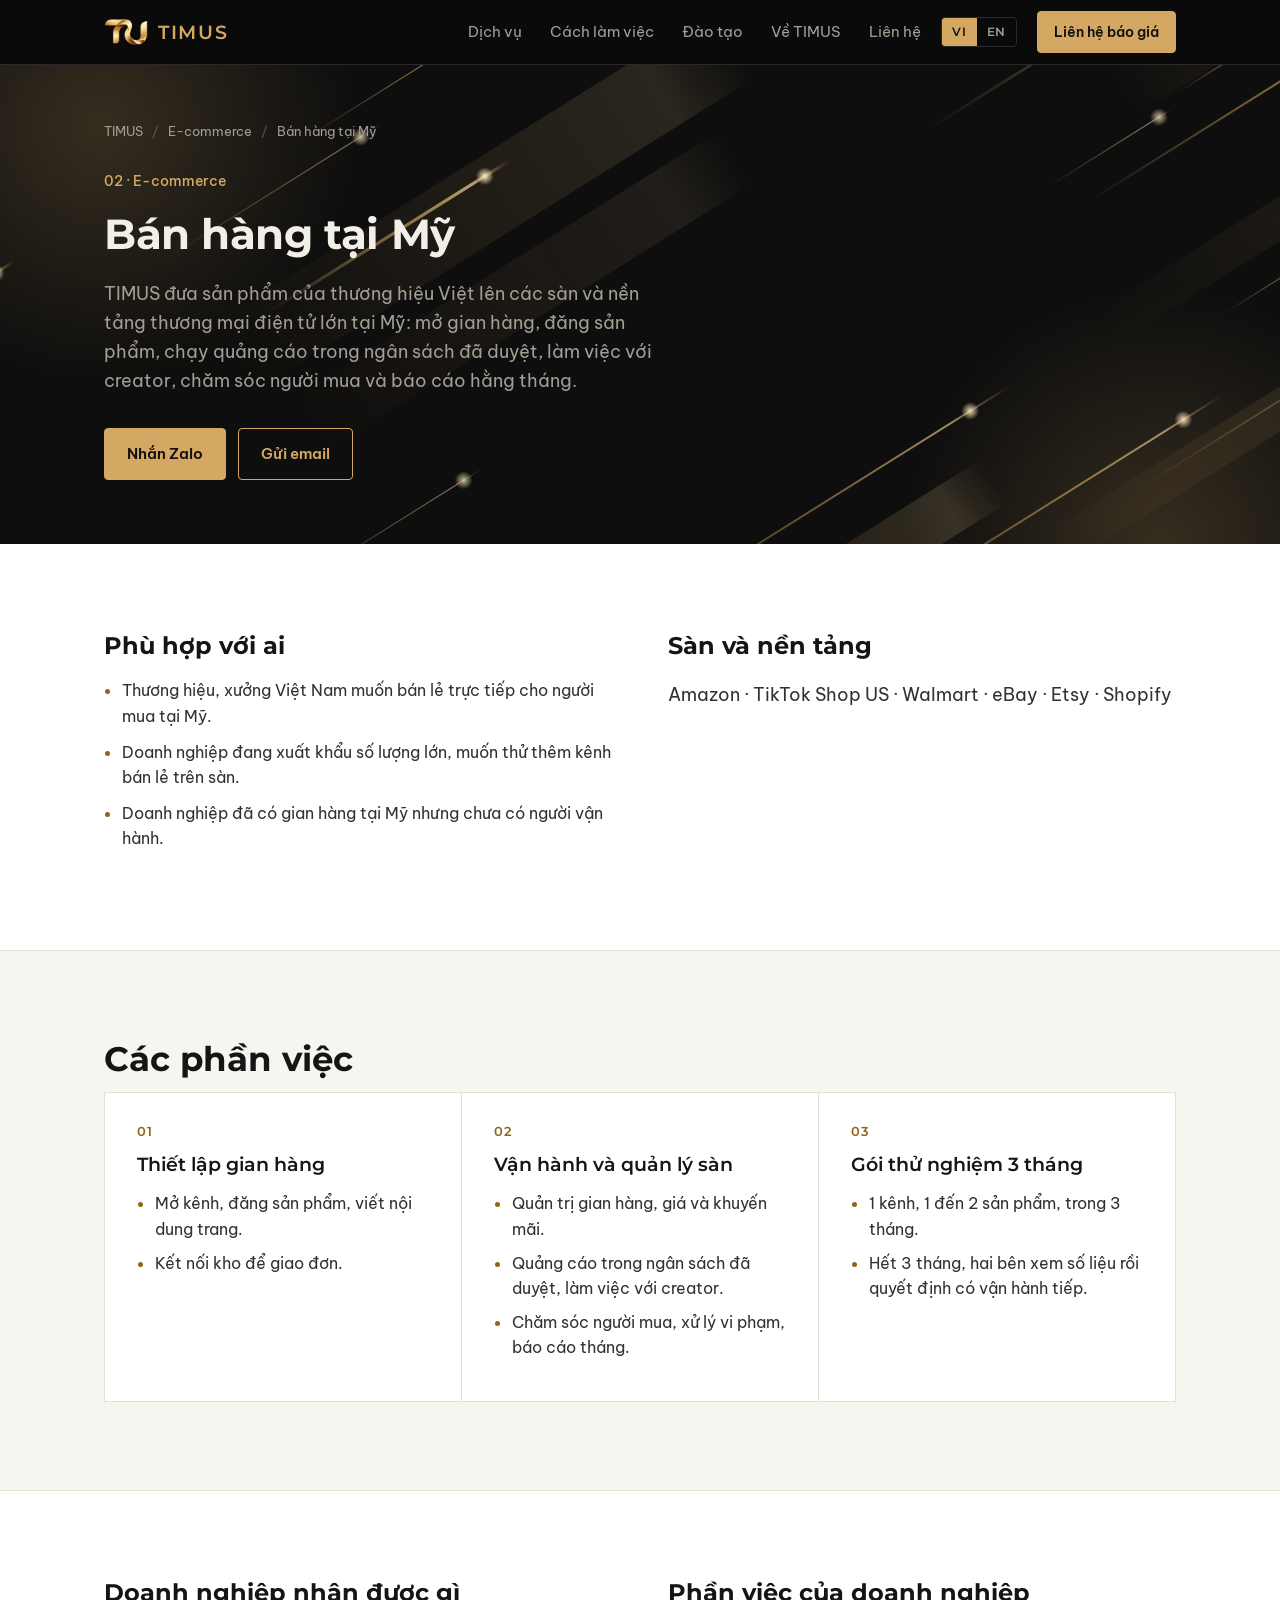
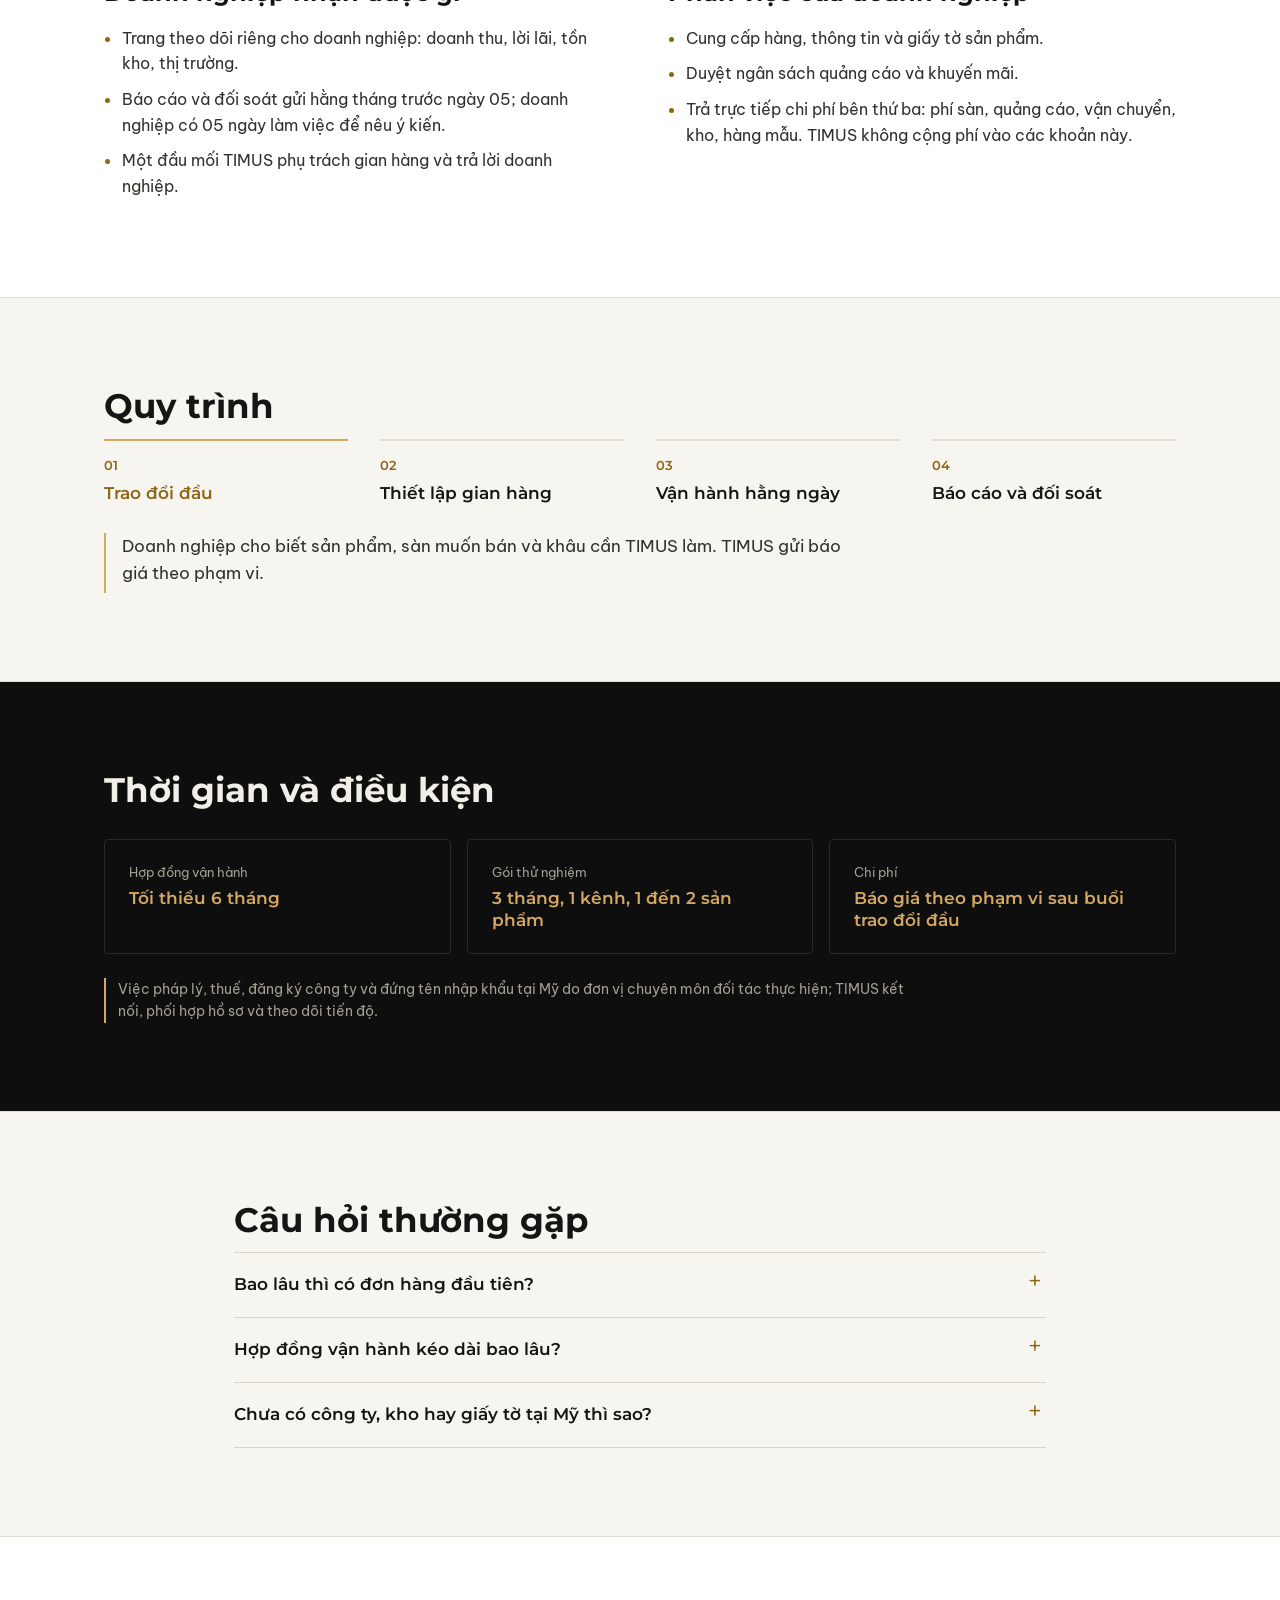
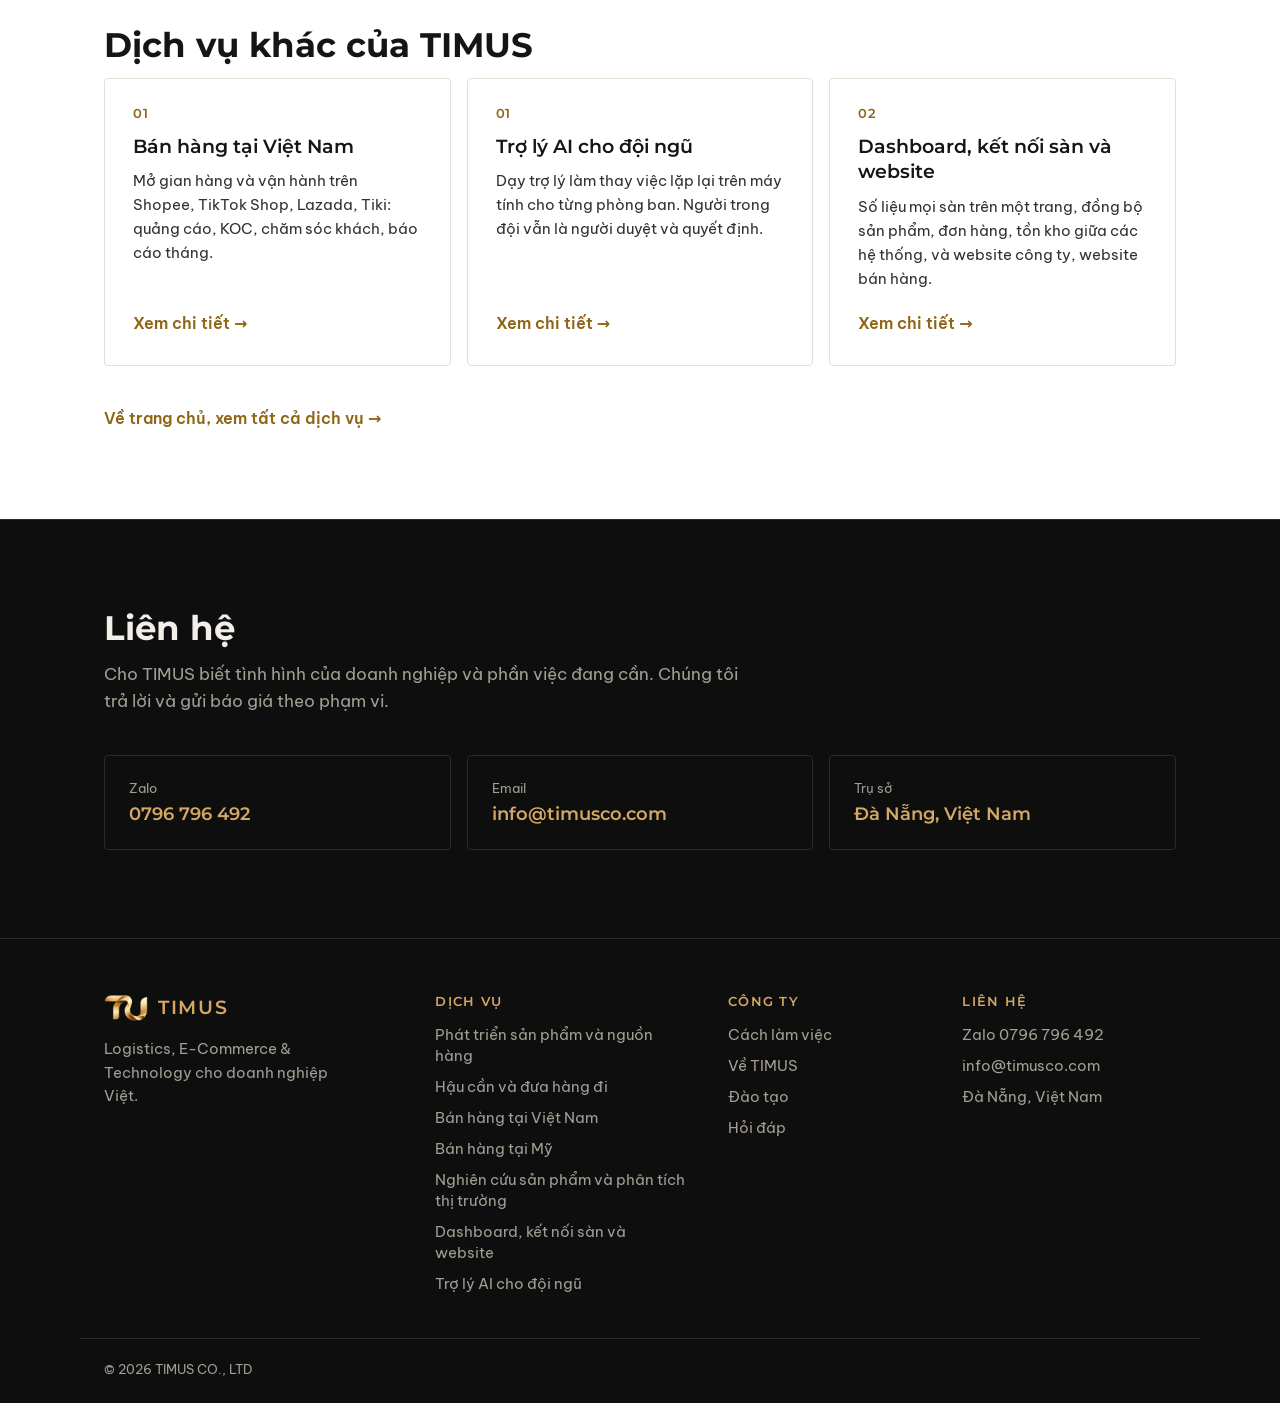
<file: ban-hang-tai-my/index.html>
<!doctype html>
<html lang="vi">
<head>
<meta charset="utf-8">
<meta name="viewport" content="width=device-width, initial-scale=1">
<title>Bán hàng tại Mỹ | TIMUS CO., LTD</title>
<meta name="description" content="TIMUS mở gian hàng và vận hành cho thương hiệu Việt trên Amazon, TikTok Shop US, Walmart, eBay, Etsy, Shopify: quảng cáo, creator, chăm sóc khách, báo cáo tháng. Có gói thử nghiệm 3 tháng.">
<link rel="canonical" href="https://timusco.com/ban-hang-tai-my/">
<link rel="icon" type="image/png" href="/assets/favicon.png">
<link rel="apple-touch-icon" href="/assets/apple-touch-icon.png">
<meta property="og:type" content="website">
<meta property="og:url" content="https://timusco.com/ban-hang-tai-my/">
<meta property="og:title" content="Bán hàng tại Mỹ | TIMUS">
<meta property="og:description" content="TIMUS mở gian hàng và vận hành cho thương hiệu Việt trên Amazon, TikTok Shop US, Walmart, eBay, Etsy, Shopify: quảng cáo, creator, chăm sóc khách, báo cáo tháng. Có gói thử nghiệm 3 tháng.">
<meta property="og:image" content="https://timusco.com/assets/og.jpg">
<meta name="theme-color" content="#0B0B0B">
<link rel="preconnect" href="https://fonts.googleapis.com">
<link rel="preconnect" href="https://fonts.gstatic.com" crossorigin>
<link href="https://fonts.googleapis.com/css2?family=Be+Vietnam+Pro:wght@400;500;600&family=Montserrat:wght@500;600;700&display=swap" rel="stylesheet">
<link rel="stylesheet" href="/style.css?v=23">
<script type="application/ld+json">
{"@context": "https://schema.org", "@type": "Service", "name": "Bán hàng tại Mỹ", "alternateName": "Selling in the United States", "description": "TIMUS mở gian hàng và vận hành cho thương hiệu Việt trên Amazon, TikTok Shop US, Walmart, eBay, Etsy, Shopify: quảng cáo, creator, chăm sóc khách, báo cáo tháng. Có gói thử nghiệm 3 tháng.", "url": "https://timusco.com/ban-hang-tai-my/", "areaServed": ["VN", "US"], "provider": {"@type": "Organization", "name": "TIMUS CO., LTD", "url": "https://timusco.com/"}}
</script>
<script>
  (function () {
    var q = new URLSearchParams(location.search).get('lang');
    var saved = null;
    try { saved = localStorage.getItem('timus-lang'); } catch (e) {}
    var lang = q === 'en' || q === 'vi' ? q : (saved || 'vi');
    document.documentElement.setAttribute('data-lang', lang);
    document.documentElement.lang = lang;
  })();
</script>
</head>
<body class="svc-page">

<header class="top">
  <div class="wrap top-in">
    <a href="/" class="brand" aria-label="TIMUS">
      <img src="/assets/timus-mark.webp" alt="" width="44" height="27">
      <span>TIMUS</span>
    </a>
    <nav class="nav" id="nav" aria-label="Menu">
      <a href="/#dich-vu"><span data-l="vi">Dịch vụ</span><span data-l="en">Services</span></a>
      <a href="/#cach-lam"><span data-l="vi">Cách làm việc</span><span data-l="en">How we work</span></a>
      <a href="/#dao-tao"><span data-l="vi">Đào tạo</span><span data-l="en">Training</span></a>
      <a href="/#ve-timus"><span data-l="vi">Về TIMUS</span><span data-l="en">About</span></a>
      <a href="#lien-he"><span data-l="vi">Liên hệ</span><span data-l="en">Contact</span></a>
    </nav>
    <div class="lang" role="group" aria-label="Ngôn ngữ / Language">
      <button type="button" data-set="vi">VI</button>
      <button type="button" data-set="en">EN</button>
    </div>
    <a class="btn btn-gold btn-sm top-cta" href="#lien-he"><span data-l="vi">Liên hệ báo giá</span><span data-l="en">Get a quote</span></a>
    <button type="button" class="burger" aria-label="Menu" aria-controls="nav" aria-expanded="false"><span></span><span></span><span></span></button>
  </div>
</header>

<main>

<section class="hero pg-hero">
  <canvas id="heroFx" class="hero-fx" aria-hidden="true"></canvas>
  <div class="wrap hero-in one">
    <div>
      <p class="crumb"><a href="/">TIMUS</a> <span>/</span> <a href="/#thuong-mai-dien-tu"><span data-l="vi">E-commerce</span><span data-l="en">E-commerce</span></a> <span>/</span> <span data-l="vi">Bán hàng tại Mỹ</span><span data-l="en">Selling in the United States</span></p>
      <p class="eyebrow">02 · <span data-l="vi">E-commerce</span><span data-l="en">E-commerce</span></p>
      <h1><span data-l="vi">Bán hàng tại Mỹ</span><span data-l="en">Selling in the United States</span></h1>
      <p class="lead"><span data-l="vi">TIMUS đưa sản phẩm của thương hiệu Việt lên các sàn và nền tảng thương mại điện tử lớn tại Mỹ: mở gian hàng, đăng sản phẩm, chạy quảng cáo trong ngân sách đã duyệt, làm việc với creator, chăm sóc người mua và báo cáo hằng tháng.</span><span data-l="en">TIMUS takes Vietnamese brands onto the major US marketplaces and e-commerce platforms: opening the store, listing products, running ads within the approved budget, working with creators, serving customers and reporting every month.</span></p>
      <div class="cta">
        <a class="btn btn-gold" href="https://zalo.me/0796796492" target="_blank" rel="noopener"><span data-l="vi">Nhắn Zalo</span><span data-l="en">Message on Zalo</span></a>
        <a class="btn btn-line" href="mailto:info@timusco.com?subject=TIMUS%20-%20Ban%20hang%20tai%20My"><span data-l="vi">Gửi email</span><span data-l="en">Email us</span></a>
      </div>
    </div>
  </div>
</section>
<section class="sec light">
  <div class="wrap pg-two reveal">
    <div>
      <h2 class="h-sm"><span data-l="vi">Phù hợp với ai</span><span data-l="en">Who it is for</span></h2>
      <ul class="safe" data-l="vi"><li>Thương hiệu, xưởng Việt Nam muốn bán lẻ trực tiếp cho người mua tại Mỹ.</li><li>Doanh nghiệp đang xuất khẩu số lượng lớn, muốn thử thêm kênh bán lẻ trên sàn.</li><li>Doanh nghiệp đã có gian hàng tại Mỹ nhưng chưa có người vận hành.</li></ul><ul class="safe" data-l="en"><li>Vietnamese brands and factories that want to sell directly to US consumers.</li><li>Exporters who want to add a marketplace retail channel.</li><li>Companies with a US store but no one to run it.</li></ul>
    </div>
    <div>
      <h2 class="h-sm"><span data-l="vi">Sàn và nền tảng</span><span data-l="en">Marketplaces and platforms</span></h2>
      <p class="tools big">Amazon · TikTok Shop US · Walmart · eBay · Etsy · Shopify</p>
    </div>
  </div>
</section>
<section class="sec sec-alt light">
  <div class="wrap">
    <h2><span data-l="vi">Các phần việc</span><span data-l="en">What is included</span></h2>
    <div class="svc three reveal">
      <article class="card">
        <span class="num">01</span>
        <h3><span data-l="vi">Thiết lập gian hàng</span><span data-l="en">Store setup</span></h3>
        <ul data-l="vi"><li>Mở kênh, đăng sản phẩm, viết nội dung trang.</li><li>Kết nối kho để giao đơn.</li></ul><ul data-l="en"><li>Open the channel, list products and write store content.</li><li>Connect the warehouse for fulfilment.</li></ul>
      </article>
      <article class="card">
        <span class="num">02</span>
        <h3><span data-l="vi">Vận hành và quản lý sàn</span><span data-l="en">Marketplace management</span></h3>
        <ul data-l="vi"><li>Quản trị gian hàng, giá và khuyến mãi.</li><li>Quảng cáo trong ngân sách đã duyệt, làm việc với creator.</li><li>Chăm sóc người mua, xử lý vi phạm, báo cáo tháng.</li></ul><ul data-l="en"><li>Store operations, pricing and promotions.</li><li>Ads within the approved budget, and creator partnerships.</li><li>Customer service, policy issues and monthly reports.</li></ul>
      </article>
      <article class="card">
        <span class="num">03</span>
        <h3><span data-l="vi">Gói thử nghiệm 3 tháng</span><span data-l="en">3 month test plan</span></h3>
        <ul data-l="vi"><li>1 kênh, 1 đến 2 sản phẩm, trong 3 tháng.</li><li>Hết 3 tháng, hai bên xem số liệu rồi quyết định có vận hành tiếp.</li></ul><ul data-l="en"><li>1 channel, 1 to 2 products, for 3 months.</li><li>After 3 months we review the data and decide whether to continue.</li></ul>
      </article>
    </div>
  </div>
</section>
<section class="sec light">
  <div class="wrap pg-two reveal">
    <div>
      <h2 class="h-sm"><span data-l="vi">Doanh nghiệp nhận được gì</span><span data-l="en">What you get</span></h2>
      <ul class="safe" data-l="vi"><li>Trang theo dõi riêng cho doanh nghiệp: doanh thu, lời lãi, tồn kho, thị trường.</li><li>Báo cáo và đối soát gửi hằng tháng trước ngày 05; doanh nghiệp có 05 ngày làm việc để nêu ý kiến.</li><li>Một đầu mối TIMUS phụ trách gian hàng và trả lời doanh nghiệp.</li></ul><ul class="safe" data-l="en"><li>A private dashboard for your company: revenue, margin, inventory and market data.</li><li>Monthly report and reconciliation before the 5th; you have 5 working days to comment.</li><li>One TIMUS contact who owns the store and answers your questions.</li></ul>
    </div>
    <div>
      <h2 class="h-sm"><span data-l="vi">Phần việc của doanh nghiệp</span><span data-l="en">Your part</span></h2>
      <ul class="safe" data-l="vi"><li>Cung cấp hàng, thông tin và giấy tờ sản phẩm.</li><li>Duyệt ngân sách quảng cáo và khuyến mãi.</li><li>Trả trực tiếp chi phí bên thứ ba: phí sàn, quảng cáo, vận chuyển, kho, hàng mẫu. TIMUS không cộng phí vào các khoản này.</li></ul><ul class="safe" data-l="en"><li>Provide stock, product information and documents.</li><li>Approve advertising and promotion budgets.</li><li>Pay third party costs directly: marketplace fees, ads, shipping, warehousing, samples. TIMUS adds no markup.</li></ul>
    </div>
  </div>
</section>
<section class="sec sec-alt light">
  <div class="wrap" data-steps>
    <h2><span data-l="vi">Quy trình</span><span data-l="en">Process</span></h2>
    <ol class="steps hov">
        <li>
          <b><span data-l="vi">Trao đổi đầu</span><span data-l="en">First call</span></b>
          <p data-l="vi">Doanh nghiệp cho biết sản phẩm, sàn muốn bán và khâu cần TIMUS làm. TIMUS gửi báo giá theo phạm vi.</p><p data-l="en">You tell us the product, target marketplaces and the stages you need. TIMUS sends a scoped quote.</p>
        </li>
        <li>
          <b><span data-l="vi">Thiết lập gian hàng</span><span data-l="en">Store setup</span></b>
          <p data-l="vi">Mở hoặc chuẩn hoá gian hàng, đăng sản phẩm, nội dung trang, kết nối kho.</p><p data-l="en">Open or tidy up the store, list products, write store content and connect the warehouse.</p>
        </li>
        <li>
          <b><span data-l="vi">Vận hành hằng ngày</span><span data-l="en">Daily operations</span></b>
          <p data-l="vi">Giá và khuyến mãi, quảng cáo trong ngân sách đã duyệt, chăm sóc người mua, xử lý vi phạm.</p><p data-l="en">Pricing and promotions, ads within the approved budget, customer service and policy issues.</p>
        </li>
        <li>
          <b><span data-l="vi">Báo cáo và đối soát</span><span data-l="en">Report and reconcile</span></b>
          <p data-l="vi">Mỗi tháng một báo cáo kèm đối soát, hai bên xem lại và thống nhất việc tháng sau.</p><p data-l="en">A monthly report with reconciliation; we review it together and agree on next month.</p>
        </li>
    </ol>
    <div class="step-desc" aria-live="polite"></div>
  </div>
</section>
<section class="sec facts">
  <div class="wrap">
    <h2><span data-l="vi">Thời gian và điều kiện</span><span data-l="en">Timeline and terms</span></h2>
    <div class="contact-grid reveal">
      <div class="c-item"><span class="label"><span data-l="vi">Hợp đồng vận hành</span><span data-l="en">Operations contract</span></span><span class="val"><span data-l="vi">Tối thiểu 6 tháng</span><span data-l="en">At least 6 months</span></span></div>
      <div class="c-item"><span class="label"><span data-l="vi">Gói thử nghiệm</span><span data-l="en">Test plan</span></span><span class="val"><span data-l="vi">3 tháng, 1 kênh, 1 đến 2 sản phẩm</span><span data-l="en">3 months, 1 channel, 1 to 2 products</span></span></div>
      <div class="c-item"><span class="label"><span data-l="vi">Chi phí</span><span data-l="en">Pricing</span></span><span class="val"><span data-l="vi">Báo giá theo phạm vi sau buổi trao đổi đầu</span><span data-l="en">Quoted per scope after a first call</span></span></div>
    </div>
    <p class="note" data-l="vi">Việc pháp lý, thuế, đăng ký công ty và đứng tên nhập khẩu tại Mỹ do đơn vị chuyên môn đối tác thực hiện; TIMUS kết nối, phối hợp hồ sơ và theo dõi tiến độ.</p><p class="note" data-l="en">Legal, tax, company registration and importer of record work in the US is done by partner specialists; TIMUS connects you, coordinates the paperwork and follows up.</p>
  </div>
</section>
<section class="sec sec-alt light">
  <div class="wrap faq">
    <h2><span data-l="vi">Câu hỏi thường gặp</span><span data-l="en">Frequently asked questions</span></h2>
    <div class="qa-list">
      <details class="qa">
        <summary><span data-l="vi">Bao lâu thì có đơn hàng đầu tiên?</span><span data-l="en">How soon do first orders come in?</span></summary>
        <p data-l="vi">Khi gian hàng đã mở và hàng đã sẵn sàng, đơn đầu thường có trong tháng vận hành đầu tiên. TIMUS không cam kết con số doanh thu; kết quả được báo cáo bằng số liệu thật hằng tháng.</p><p data-l="en">Once the store is live and stock is ready, first orders usually come within the first month of operations. We do not promise revenue figures; results are reported with real data every month.</p>
      </details>
      <details class="qa">
        <summary><span data-l="vi">Hợp đồng vận hành kéo dài bao lâu?</span><span data-l="en">How long is an operations contract?</span></summary>
        <p data-l="vi">Hợp đồng vận hành tối thiểu 6 tháng, vì gian hàng cần thời gian để có dữ liệu và cải thiện. Nếu muốn thử trước, có gói thử nghiệm 3 tháng cho 1 kênh và 1 đến 2 sản phẩm.</p><p data-l="en">Operations contracts run for at least 6 months, since a store needs time to gather data and improve. To test first, there is a 3 month plan covering 1 channel and 1 to 2 products.</p>
      </details>
      <details class="qa">
        <summary><span data-l="vi">Chưa có công ty, kho hay giấy tờ tại Mỹ thì sao?</span><span data-l="en">What if we have no US company, warehouse or paperwork?</span></summary>
        <p data-l="vi">TIMUS nhận phần kho và đưa hàng đi ở dịch vụ Hậu cần. Phần pháp lý, thuế, đăng ký công ty do đơn vị chuyên môn tại Mỹ thực hiện, TIMUS kết nối và phối hợp hồ sơ thay doanh nghiệp.</p><p data-l="en">TIMUS covers warehousing and shipping under our Logistics service. Legal, tax and company registration are handled by US specialists; TIMUS connects you and coordinates the paperwork.</p>
      </details>
    </div>
  </div>
</section>
<section class="sec light">
  <div class="wrap">
    <h2><span data-l="vi">Dịch vụ khác của TIMUS</span><span data-l="en">Other TIMUS services</span></h2>
    <div class="sgrid reveal">
      <a class="scard" href="/ban-hang-tai-viet-nam/">
        <span class="num">01</span>
        <h3><span data-l="vi">Bán hàng tại Việt Nam</span><span data-l="en">Selling in Vietnam</span></h3>
        <p data-l="vi">Mở gian hàng và vận hành trên Shopee, TikTok Shop, Lazada, Tiki: quảng cáo, KOC, chăm sóc khách, báo cáo tháng.</p><p data-l="en">Store setup and operations on Shopee, TikTok Shop, Lazada and Tiki: ads, KOCs, customer service and monthly reports.</p>
        <span class="link"><span data-l="vi">Xem chi tiết</span><span data-l="en">View details</span> →</span>
      </a>
      <a class="scard" href="/tro-ly-ai/">
        <span class="num">01</span>
        <h3><span data-l="vi">Trợ lý AI cho đội ngũ</span><span data-l="en">AI assistants for your team</span></h3>
        <p data-l="vi">Dạy trợ lý làm thay việc lặp lại trên máy tính cho từng phòng ban. Người trong đội vẫn là người duyệt và quyết định.</p><p data-l="en">Teach an assistant to take over repetitive computer work for each department. Your people still review and decide.</p>
        <span class="link"><span data-l="vi">Xem chi tiết</span><span data-l="en">View details</span> →</span>
      </a>
      <a class="scard" href="/dashboard-ket-noi-website/">
        <span class="num">02</span>
        <h3><span data-l="vi">Dashboard, kết nối sàn và website</span><span data-l="en">Dashboards, marketplace sync and websites</span></h3>
        <p data-l="vi">Số liệu mọi sàn trên một trang, đồng bộ sản phẩm, đơn hàng, tồn kho giữa các hệ thống, và website công ty, website bán hàng.</p><p data-l="en">Every channel on one page, products, orders and inventory in sync across systems, plus company websites and online stores.</p>
        <span class="link"><span data-l="vi">Xem chi tiết</span><span data-l="en">View details</span> →</span>
      </a>
    </div>
    <p class="t-link"><a class="link" href="/"><span data-l="vi">Về trang chủ, xem tất cả dịch vụ</span><span data-l="en">Back to home, see all services</span> →</a></p>
  </div>
</section>

<section id="lien-he" class="sec contact">
  <div class="wrap">
    <h2><span data-l="vi">Liên hệ</span><span data-l="en">Contact</span></h2>
    <p class="sub"><span data-l="vi">Cho TIMUS biết tình hình của doanh nghiệp và phần việc đang cần. Chúng tôi trả lời và gửi báo giá theo phạm vi.</span><span data-l="en">Tell us about your company and the work you need. We will reply with a scoped quote.</span></p>
    <div class="contact-grid reveal">
      <a class="c-item" href="https://zalo.me/0796796492" target="_blank" rel="noopener"><span class="label">Zalo</span><span class="val">0796 796 492</span></a>
      <a class="c-item" href="mailto:info@timusco.com?subject=TIMUS%20-%20Ban%20hang%20tai%20My"><span class="label">Email</span><span class="val">info@timusco.com</span></a>
      <div class="c-item"><span class="label"><span data-l="vi">Trụ sở</span><span data-l="en">Office</span></span><span class="val"><span data-l="vi">Đà Nẵng, Việt Nam</span><span data-l="en">Da Nang, Vietnam</span></span></div>
    </div>
  </div>
</section>

</main>

<a class="fab" href="https://zalo.me/0796796492" target="_blank" rel="noopener" aria-label="Zalo">Zalo</a>

<footer class="foot ft">
  <div class="wrap ft-in">
    <div class="ft-b">
      <a class="brand" href="/"><img src="/assets/timus-mark.webp" alt="" width="34" height="34" loading="lazy"><span>TIMUS</span></a>
      <p><span data-l="vi">Logistics, E-Commerce &amp; Technology cho doanh nghiệp Việt.</span><span data-l="en">Logistics, E-Commerce &amp; Technology for Vietnamese businesses.</span></p>
    </div>
    <nav class="ft-c" aria-label="Dịch vụ">
      <b><span data-l="vi">Dịch vụ</span><span data-l="en">Services</span></b>
      <a href="/nguon-hang/"><span data-l="vi">Phát triển sản phẩm và nguồn hàng</span><span data-l="en">Product development and sourcing</span></a><a href="/hau-can/"><span data-l="vi">Hậu cần và đưa hàng đi</span><span data-l="en">Logistics and fulfillment</span></a><a href="/ban-hang-tai-viet-nam/"><span data-l="vi">Bán hàng tại Việt Nam</span><span data-l="en">Selling in Vietnam</span></a><a href="/ban-hang-tai-my/"><span data-l="vi">Bán hàng tại Mỹ</span><span data-l="en">Selling in the United States</span></a><a href="/nghien-cuu-san-pham/"><span data-l="vi">Nghiên cứu sản phẩm và phân tích thị trường</span><span data-l="en">Product research and market analysis</span></a><a href="/dashboard-ket-noi-website/"><span data-l="vi">Dashboard, kết nối sàn và website</span><span data-l="en">Dashboards, marketplace sync and websites</span></a><a href="/tro-ly-ai/"><span data-l="vi">Trợ lý AI cho đội ngũ</span><span data-l="en">AI assistants for your team</span></a>
    </nav>
    <nav class="ft-c" aria-label="Công ty">
      <b><span data-l="vi">Công ty</span><span data-l="en">Company</span></b>
      <a href="/#cach-lam"><span data-l="vi">Cách làm việc</span><span data-l="en">How we work</span></a>
      <a href="/#ve-timus"><span data-l="vi">Về TIMUS</span><span data-l="en">About TIMUS</span></a>
      <a href="/#dao-tao"><span data-l="vi">Đào tạo</span><span data-l="en">Training</span></a>
      <a href="/#hoi-dap"><span data-l="vi">Hỏi đáp</span><span data-l="en">FAQ</span></a>
    </nav>
    <div class="ft-c">
      <b><span data-l="vi">Liên hệ</span><span data-l="en">Contact</span></b>
      <a href="https://zalo.me/0796796492" target="_blank" rel="noopener">Zalo 0796 796 492</a>
      <a href="mailto:info@timusco.com?subject=TIMUS%20-%20Lien%20he%20bao%20gia">info@timusco.com</a>
      <span><span data-l="vi">Đà Nẵng, Việt Nam</span><span data-l="en">Da Nang, Vietnam</span></span>
    </div>
  </div>
  <div class="wrap ft-end"><span>© 2026 TIMUS CO., LTD</span></div>
</footer>

<script src="/assets/site.js?v=15"></script>
</body>
</html>
</file>
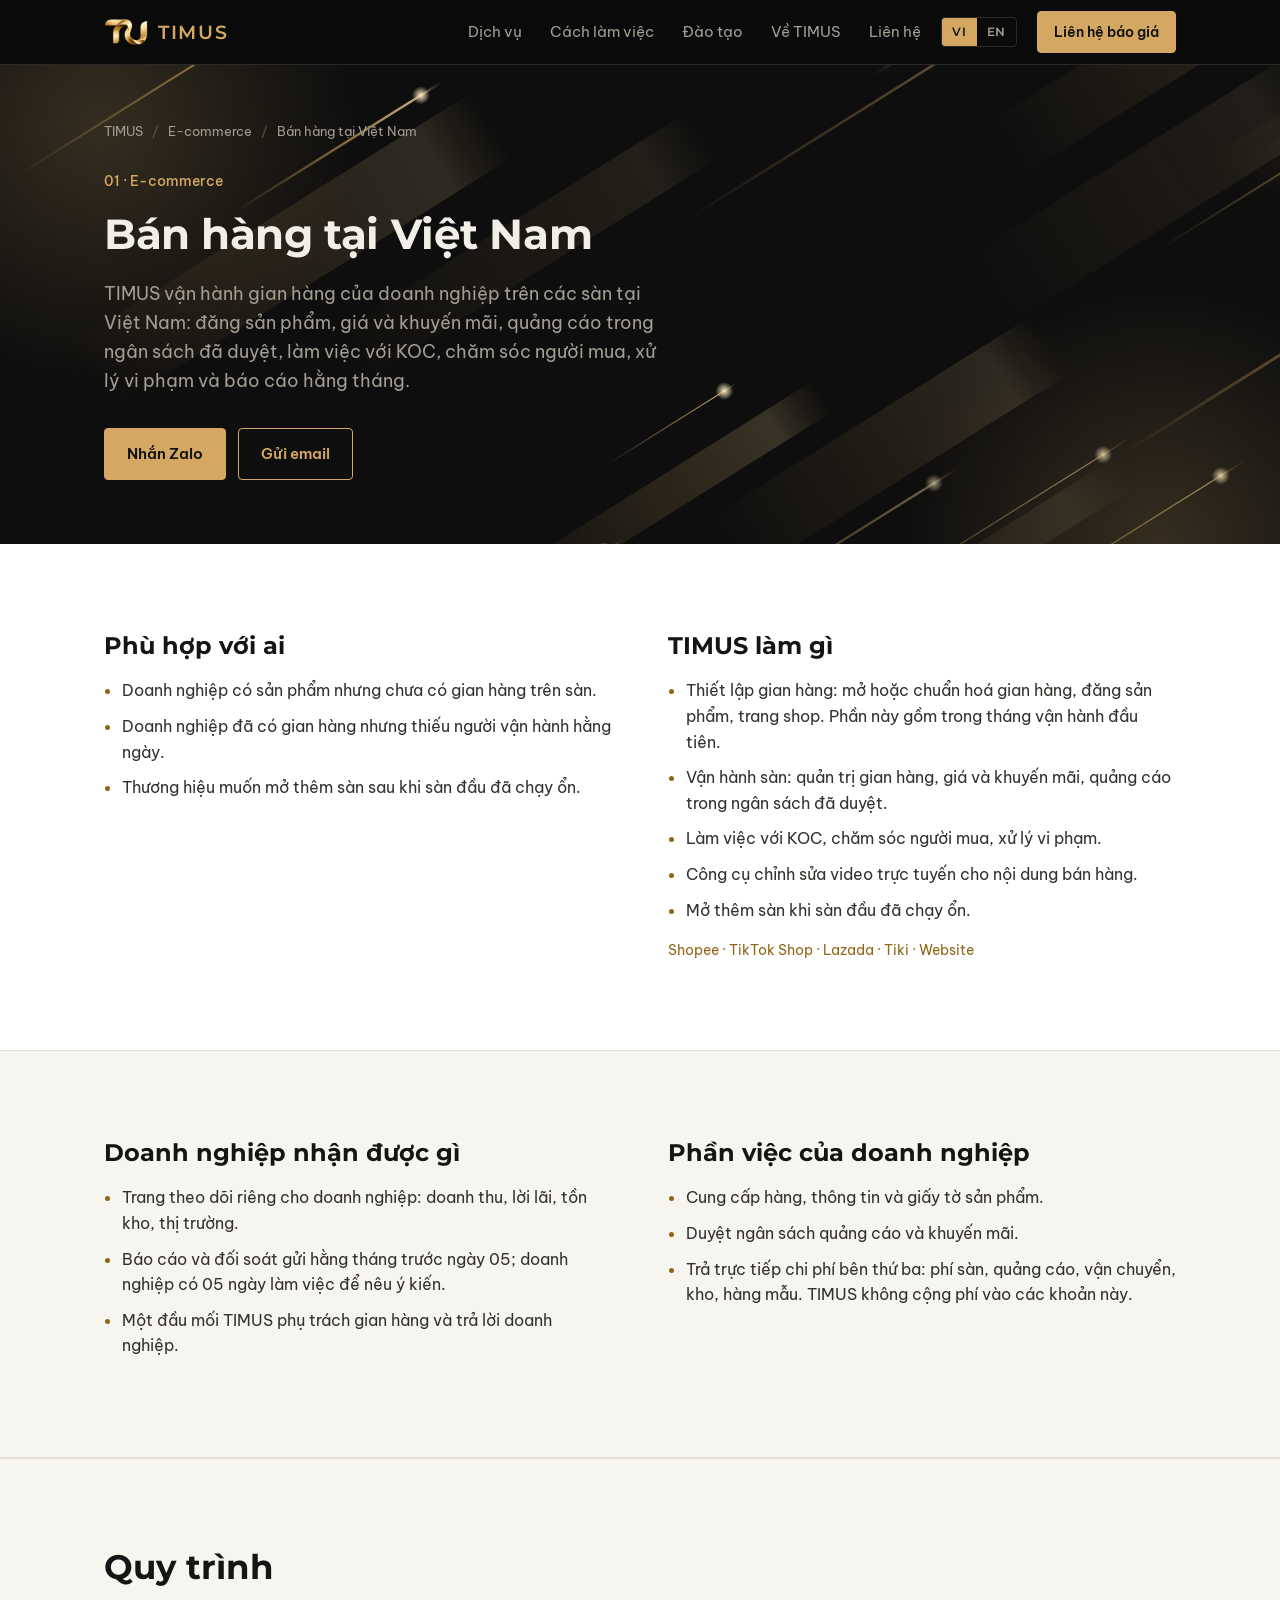
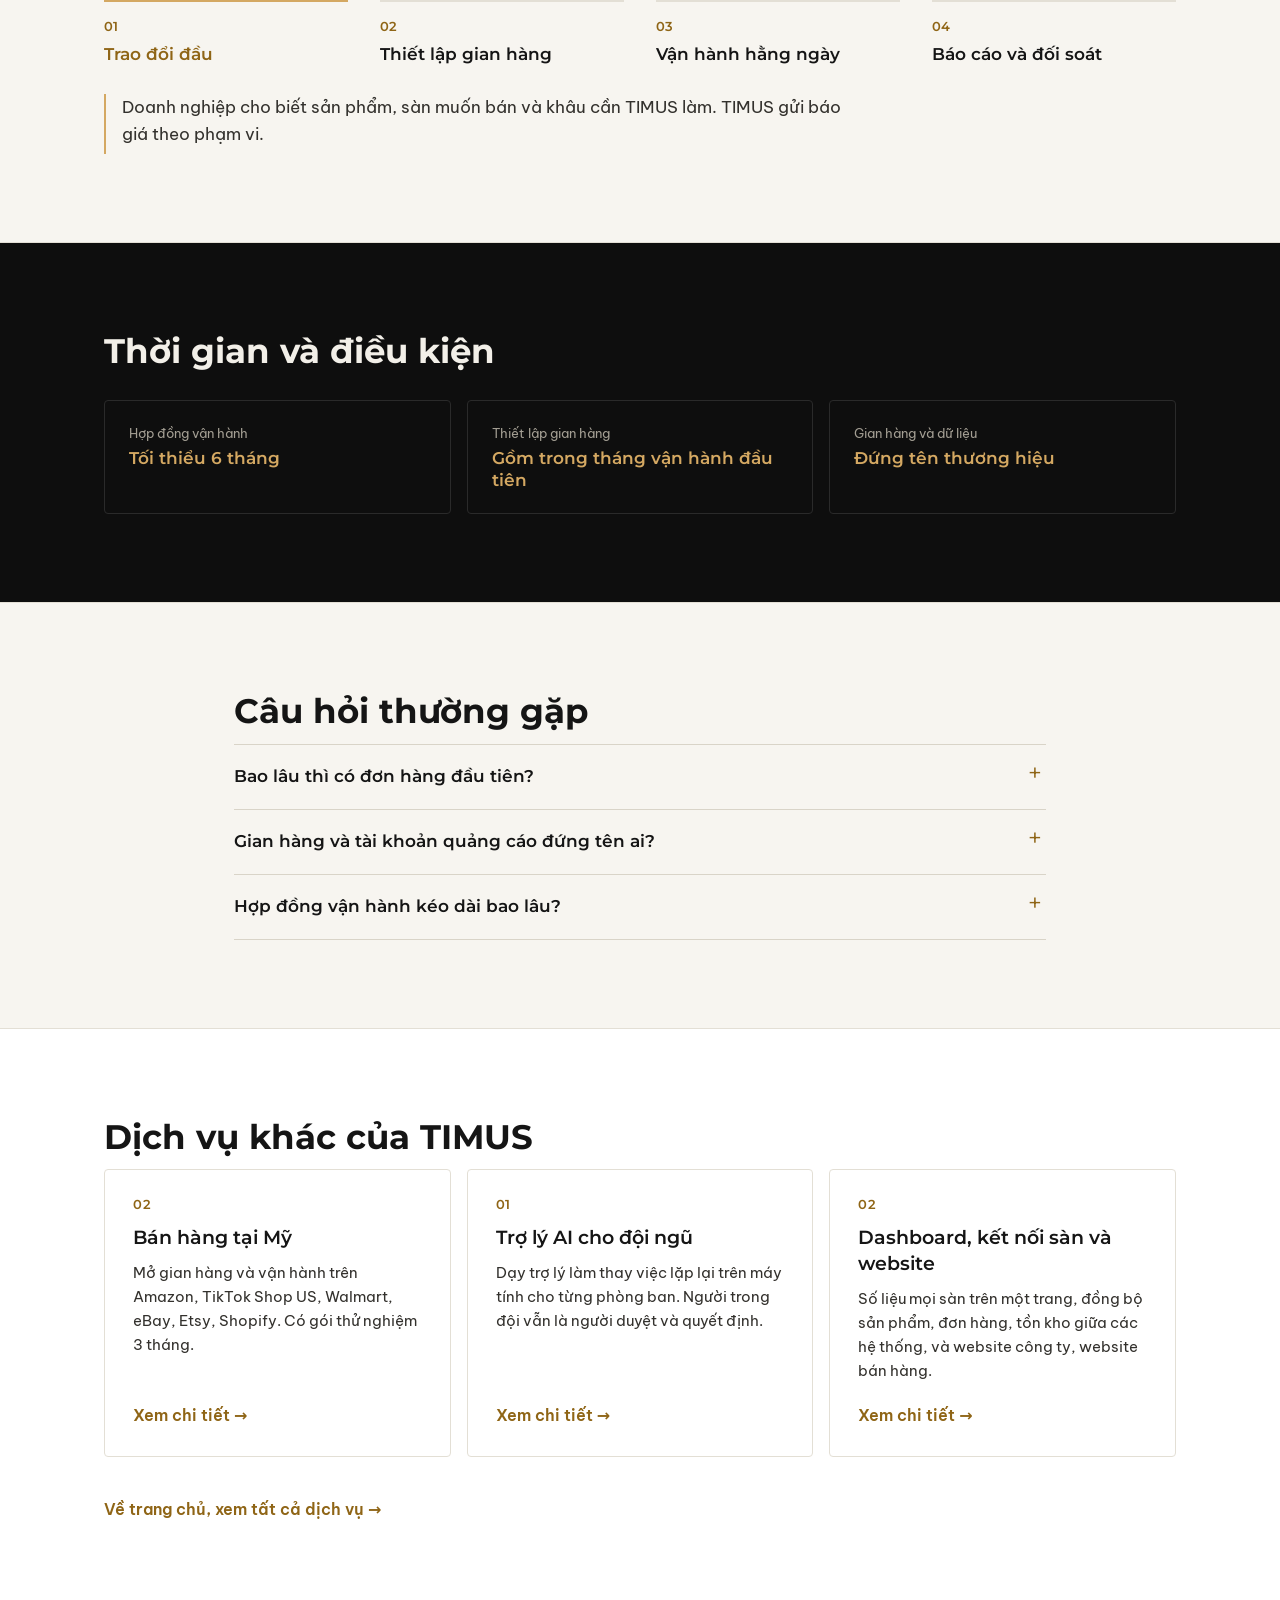
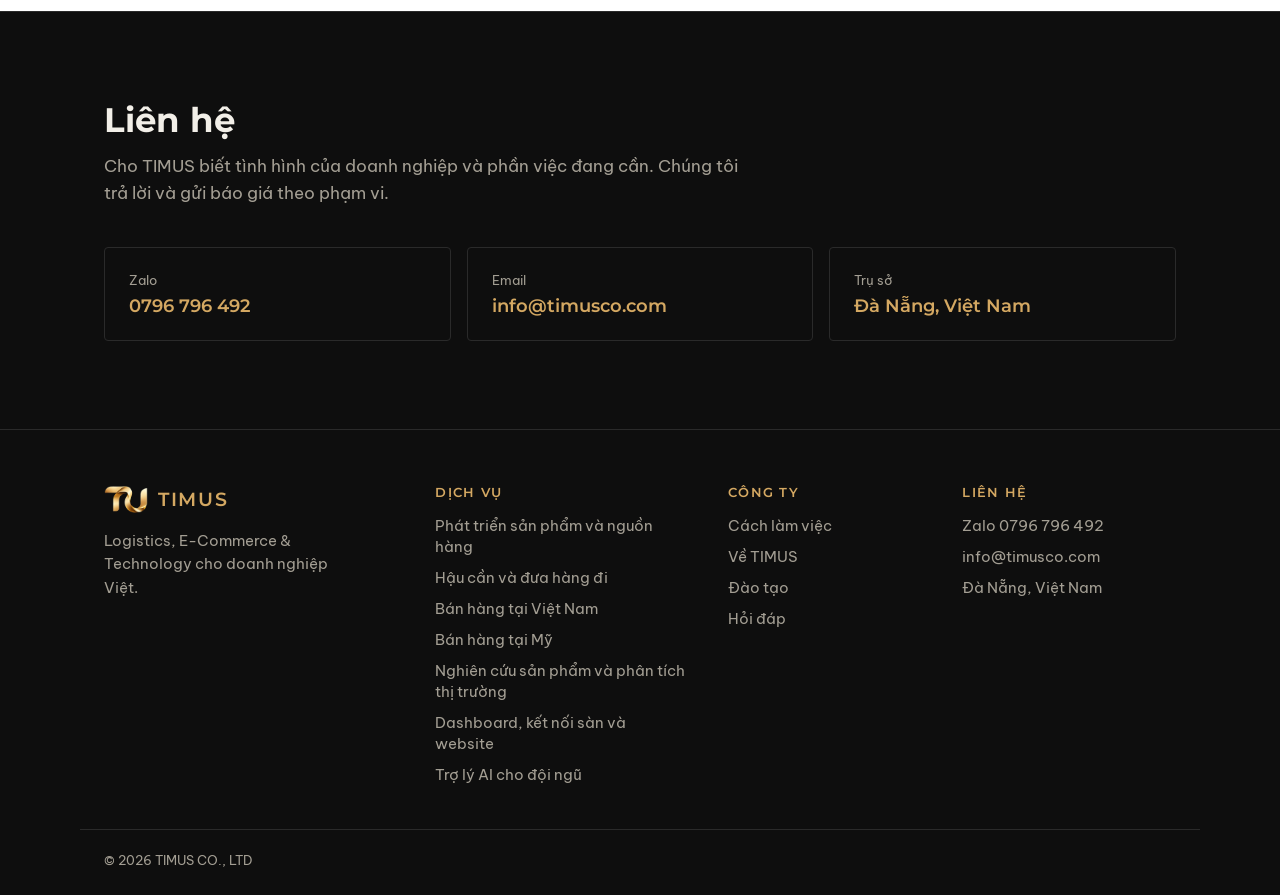
<file: ban-hang-tai-viet-nam/index.html>
<!doctype html>
<html lang="vi">
<head>
<meta charset="utf-8">
<meta name="viewport" content="width=device-width, initial-scale=1">
<title>Bán hàng tại Việt Nam | TIMUS CO., LTD</title>
<meta name="description" content="TIMUS mở gian hàng và vận hành cho doanh nghiệp trên Shopee, TikTok Shop, Lazada, Tiki: quảng cáo, KOC, chăm sóc khách, công cụ chỉnh sửa video, báo cáo và đối soát hằng tháng.">
<link rel="canonical" href="https://timusco.com/ban-hang-tai-viet-nam/">
<link rel="icon" type="image/png" href="/assets/favicon.png">
<link rel="apple-touch-icon" href="/assets/apple-touch-icon.png">
<meta property="og:type" content="website">
<meta property="og:url" content="https://timusco.com/ban-hang-tai-viet-nam/">
<meta property="og:title" content="Bán hàng tại Việt Nam | TIMUS">
<meta property="og:description" content="TIMUS mở gian hàng và vận hành cho doanh nghiệp trên Shopee, TikTok Shop, Lazada, Tiki: quảng cáo, KOC, chăm sóc khách, công cụ chỉnh sửa video, báo cáo và đối soát hằng tháng.">
<meta property="og:image" content="https://timusco.com/assets/og.jpg">
<meta name="theme-color" content="#0B0B0B">
<link rel="preconnect" href="https://fonts.googleapis.com">
<link rel="preconnect" href="https://fonts.gstatic.com" crossorigin>
<link href="https://fonts.googleapis.com/css2?family=Be+Vietnam+Pro:wght@400;500;600&family=Montserrat:wght@500;600;700&display=swap" rel="stylesheet">
<link rel="stylesheet" href="/style.css?v=23">
<script type="application/ld+json">
{"@context": "https://schema.org", "@type": "Service", "name": "Bán hàng tại Việt Nam", "alternateName": "Selling in Vietnam", "description": "TIMUS mở gian hàng và vận hành cho doanh nghiệp trên Shopee, TikTok Shop, Lazada, Tiki: quảng cáo, KOC, chăm sóc khách, công cụ chỉnh sửa video, báo cáo và đối soát hằng tháng.", "url": "https://timusco.com/ban-hang-tai-viet-nam/", "areaServed": ["VN", "US"], "provider": {"@type": "Organization", "name": "TIMUS CO., LTD", "url": "https://timusco.com/"}}
</script>
<script>
  (function () {
    var q = new URLSearchParams(location.search).get('lang');
    var saved = null;
    try { saved = localStorage.getItem('timus-lang'); } catch (e) {}
    var lang = q === 'en' || q === 'vi' ? q : (saved || 'vi');
    document.documentElement.setAttribute('data-lang', lang);
    document.documentElement.lang = lang;
  })();
</script>
</head>
<body class="svc-page">

<header class="top">
  <div class="wrap top-in">
    <a href="/" class="brand" aria-label="TIMUS">
      <img src="/assets/timus-mark.webp" alt="" width="44" height="27">
      <span>TIMUS</span>
    </a>
    <nav class="nav" id="nav" aria-label="Menu">
      <a href="/#dich-vu"><span data-l="vi">Dịch vụ</span><span data-l="en">Services</span></a>
      <a href="/#cach-lam"><span data-l="vi">Cách làm việc</span><span data-l="en">How we work</span></a>
      <a href="/#dao-tao"><span data-l="vi">Đào tạo</span><span data-l="en">Training</span></a>
      <a href="/#ve-timus"><span data-l="vi">Về TIMUS</span><span data-l="en">About</span></a>
      <a href="#lien-he"><span data-l="vi">Liên hệ</span><span data-l="en">Contact</span></a>
    </nav>
    <div class="lang" role="group" aria-label="Ngôn ngữ / Language">
      <button type="button" data-set="vi">VI</button>
      <button type="button" data-set="en">EN</button>
    </div>
    <a class="btn btn-gold btn-sm top-cta" href="#lien-he"><span data-l="vi">Liên hệ báo giá</span><span data-l="en">Get a quote</span></a>
    <button type="button" class="burger" aria-label="Menu" aria-controls="nav" aria-expanded="false"><span></span><span></span><span></span></button>
  </div>
</header>

<main>

<section class="hero pg-hero">
  <canvas id="heroFx" class="hero-fx" aria-hidden="true"></canvas>
  <div class="wrap hero-in one">
    <div>
      <p class="crumb"><a href="/">TIMUS</a> <span>/</span> <a href="/#thuong-mai-dien-tu"><span data-l="vi">E-commerce</span><span data-l="en">E-commerce</span></a> <span>/</span> <span data-l="vi">Bán hàng tại Việt Nam</span><span data-l="en">Selling in Vietnam</span></p>
      <p class="eyebrow">01 · <span data-l="vi">E-commerce</span><span data-l="en">E-commerce</span></p>
      <h1><span data-l="vi">Bán hàng tại Việt Nam</span><span data-l="en">Selling in Vietnam</span></h1>
      <p class="lead"><span data-l="vi">TIMUS vận hành gian hàng của doanh nghiệp trên các sàn tại Việt Nam: đăng sản phẩm, giá và khuyến mãi, quảng cáo trong ngân sách đã duyệt, làm việc với KOC, chăm sóc người mua, xử lý vi phạm và báo cáo hằng tháng.</span><span data-l="en">TIMUS runs your company's stores on Vietnamese marketplaces: listings, pricing and promotions, ads within the approved budget, KOC partnerships, customer service, policy issues and monthly reports.</span></p>
      <div class="cta">
        <a class="btn btn-gold" href="https://zalo.me/0796796492" target="_blank" rel="noopener"><span data-l="vi">Nhắn Zalo</span><span data-l="en">Message on Zalo</span></a>
        <a class="btn btn-line" href="mailto:info@timusco.com?subject=TIMUS%20-%20Ban%20hang%20tai%20Viet%20Nam"><span data-l="vi">Gửi email</span><span data-l="en">Email us</span></a>
      </div>
    </div>
  </div>
</section>
<section class="sec light">
  <div class="wrap pg-two reveal">
    <div>
      <h2 class="h-sm"><span data-l="vi">Phù hợp với ai</span><span data-l="en">Who it is for</span></h2>
      <ul class="safe" data-l="vi"><li>Doanh nghiệp có sản phẩm nhưng chưa có gian hàng trên sàn.</li><li>Doanh nghiệp đã có gian hàng nhưng thiếu người vận hành hằng ngày.</li><li>Thương hiệu muốn mở thêm sàn sau khi sàn đầu đã chạy ổn.</li></ul><ul class="safe" data-l="en"><li>Companies with a product but no marketplace store yet.</li><li>Companies with a store but no one to run it day to day.</li><li>Brands that want to add marketplaces once the first one is running well.</li></ul>
    </div>
    <div>
      <h2 class="h-sm"><span data-l="vi">TIMUS làm gì</span><span data-l="en">What TIMUS does</span></h2>
      <ul class="safe" data-l="vi"><li>Thiết lập gian hàng: mở hoặc chuẩn hoá gian hàng, đăng sản phẩm, trang shop. Phần này gồm trong tháng vận hành đầu tiên.</li><li>Vận hành sàn: quản trị gian hàng, giá và khuyến mãi, quảng cáo trong ngân sách đã duyệt.</li><li>Làm việc với KOC, chăm sóc người mua, xử lý vi phạm.</li><li>Công cụ chỉnh sửa video trực tuyến cho nội dung bán hàng.</li><li>Mở thêm sàn khi sàn đầu đã chạy ổn.</li></ul><ul class="safe" data-l="en"><li>Store setup: open or tidy up the store, list products and build the shop page. Included in the first month of operations.</li><li>Marketplace operations: store management, pricing and promotions, ads within the approved budget.</li><li>KOC partnerships, customer service and policy issues.</li><li>Online video editing tools for sales content.</li><li>Add more marketplaces once the first one is running well.</li></ul>
      <p class="tags">Shopee · TikTok Shop · Lazada · Tiki · Website</p>
    </div>
  </div>
</section>
<section class="sec sec-alt light">
  <div class="wrap pg-two reveal">
    <div>
      <h2 class="h-sm"><span data-l="vi">Doanh nghiệp nhận được gì</span><span data-l="en">What you get</span></h2>
      <ul class="safe" data-l="vi"><li>Trang theo dõi riêng cho doanh nghiệp: doanh thu, lời lãi, tồn kho, thị trường.</li><li>Báo cáo và đối soát gửi hằng tháng trước ngày 05; doanh nghiệp có 05 ngày làm việc để nêu ý kiến.</li><li>Một đầu mối TIMUS phụ trách gian hàng và trả lời doanh nghiệp.</li></ul><ul class="safe" data-l="en"><li>A private dashboard for your company: revenue, margin, inventory and market data.</li><li>Monthly report and reconciliation before the 5th; you have 5 working days to comment.</li><li>One TIMUS contact who owns the store and answers your questions.</li></ul>
    </div>
    <div>
      <h2 class="h-sm"><span data-l="vi">Phần việc của doanh nghiệp</span><span data-l="en">Your part</span></h2>
      <ul class="safe" data-l="vi"><li>Cung cấp hàng, thông tin và giấy tờ sản phẩm.</li><li>Duyệt ngân sách quảng cáo và khuyến mãi.</li><li>Trả trực tiếp chi phí bên thứ ba: phí sàn, quảng cáo, vận chuyển, kho, hàng mẫu. TIMUS không cộng phí vào các khoản này.</li></ul><ul class="safe" data-l="en"><li>Provide stock, product information and documents.</li><li>Approve advertising and promotion budgets.</li><li>Pay third party costs directly: marketplace fees, ads, shipping, warehousing, samples. TIMUS adds no markup.</li></ul>
    </div>
  </div>
</section>
<section class="sec sec-alt light">
  <div class="wrap" data-steps>
    <h2><span data-l="vi">Quy trình</span><span data-l="en">Process</span></h2>
    <ol class="steps hov">
        <li>
          <b><span data-l="vi">Trao đổi đầu</span><span data-l="en">First call</span></b>
          <p data-l="vi">Doanh nghiệp cho biết sản phẩm, sàn muốn bán và khâu cần TIMUS làm. TIMUS gửi báo giá theo phạm vi.</p><p data-l="en">You tell us the product, target marketplaces and the stages you need. TIMUS sends a scoped quote.</p>
        </li>
        <li>
          <b><span data-l="vi">Thiết lập gian hàng</span><span data-l="en">Store setup</span></b>
          <p data-l="vi">Mở hoặc chuẩn hoá gian hàng, đăng sản phẩm, nội dung trang, kết nối kho.</p><p data-l="en">Open or tidy up the store, list products, write store content and connect the warehouse.</p>
        </li>
        <li>
          <b><span data-l="vi">Vận hành hằng ngày</span><span data-l="en">Daily operations</span></b>
          <p data-l="vi">Giá và khuyến mãi, quảng cáo trong ngân sách đã duyệt, chăm sóc người mua, xử lý vi phạm.</p><p data-l="en">Pricing and promotions, ads within the approved budget, customer service and policy issues.</p>
        </li>
        <li>
          <b><span data-l="vi">Báo cáo và đối soát</span><span data-l="en">Report and reconcile</span></b>
          <p data-l="vi">Mỗi tháng một báo cáo kèm đối soát, hai bên xem lại và thống nhất việc tháng sau.</p><p data-l="en">A monthly report with reconciliation; we review it together and agree on next month.</p>
        </li>
    </ol>
    <div class="step-desc" aria-live="polite"></div>
  </div>
</section>
<section class="sec facts">
  <div class="wrap">
    <h2><span data-l="vi">Thời gian và điều kiện</span><span data-l="en">Timeline and terms</span></h2>
    <div class="contact-grid reveal">
      <div class="c-item"><span class="label"><span data-l="vi">Hợp đồng vận hành</span><span data-l="en">Operations contract</span></span><span class="val"><span data-l="vi">Tối thiểu 6 tháng</span><span data-l="en">At least 6 months</span></span></div>
      <div class="c-item"><span class="label"><span data-l="vi">Thiết lập gian hàng</span><span data-l="en">Store setup</span></span><span class="val"><span data-l="vi">Gồm trong tháng vận hành đầu tiên</span><span data-l="en">Included in the first month</span></span></div>
      <div class="c-item"><span class="label"><span data-l="vi">Gian hàng và dữ liệu</span><span data-l="en">Store and data</span></span><span class="val"><span data-l="vi">Đứng tên thương hiệu</span><span data-l="en">In the brand's name</span></span></div>
    </div>
    
  </div>
</section>
<section class="sec sec-alt light">
  <div class="wrap faq">
    <h2><span data-l="vi">Câu hỏi thường gặp</span><span data-l="en">Frequently asked questions</span></h2>
    <div class="qa-list">
      <details class="qa">
        <summary><span data-l="vi">Bao lâu thì có đơn hàng đầu tiên?</span><span data-l="en">How soon do first orders come in?</span></summary>
        <p data-l="vi">Khi gian hàng đã mở và hàng đã sẵn sàng, đơn đầu thường có trong tháng vận hành đầu tiên. TIMUS không cam kết con số doanh thu; kết quả được báo cáo bằng số liệu thật hằng tháng.</p><p data-l="en">Once the store is live and stock is ready, first orders usually come within the first month of operations. We do not promise revenue figures; results are reported with real data every month.</p>
      </details>
      <details class="qa">
        <summary><span data-l="vi">Gian hàng và tài khoản quảng cáo đứng tên ai?</span><span data-l="en">Who owns the store and ad accounts?</span></summary>
        <p data-l="vi">Gian hàng, tài khoản quảng cáo và dữ liệu bán hàng tại Việt Nam đứng tên thương hiệu. TIMUS vận hành trên tài khoản đó.</p><p data-l="en">The store, ad accounts and sales data in Vietnam are in the brand's name. TIMUS operates on those accounts.</p>
      </details>
      <details class="qa">
        <summary><span data-l="vi">Hợp đồng vận hành kéo dài bao lâu?</span><span data-l="en">How long is an operations contract?</span></summary>
        <p data-l="vi">Hợp đồng vận hành tối thiểu 6 tháng, vì gian hàng cần thời gian để có dữ liệu và cải thiện.</p><p data-l="en">Operations contracts run for at least 6 months, since a store needs time to gather data and improve.</p>
      </details>
    </div>
  </div>
</section>
<section class="sec light">
  <div class="wrap">
    <h2><span data-l="vi">Dịch vụ khác của TIMUS</span><span data-l="en">Other TIMUS services</span></h2>
    <div class="sgrid reveal">
      <a class="scard" href="/ban-hang-tai-my/">
        <span class="num">02</span>
        <h3><span data-l="vi">Bán hàng tại Mỹ</span><span data-l="en">Selling in the United States</span></h3>
        <p data-l="vi">Mở gian hàng và vận hành trên Amazon, TikTok Shop US, Walmart, eBay, Etsy, Shopify. Có gói thử nghiệm 3 tháng.</p><p data-l="en">Store setup and operations on Amazon, TikTok Shop US, Walmart, eBay, Etsy and Shopify, with a 3 month test plan.</p>
        <span class="link"><span data-l="vi">Xem chi tiết</span><span data-l="en">View details</span> →</span>
      </a>
      <a class="scard" href="/tro-ly-ai/">
        <span class="num">01</span>
        <h3><span data-l="vi">Trợ lý AI cho đội ngũ</span><span data-l="en">AI assistants for your team</span></h3>
        <p data-l="vi">Dạy trợ lý làm thay việc lặp lại trên máy tính cho từng phòng ban. Người trong đội vẫn là người duyệt và quyết định.</p><p data-l="en">Teach an assistant to take over repetitive computer work for each department. Your people still review and decide.</p>
        <span class="link"><span data-l="vi">Xem chi tiết</span><span data-l="en">View details</span> →</span>
      </a>
      <a class="scard" href="/dashboard-ket-noi-website/">
        <span class="num">02</span>
        <h3><span data-l="vi">Dashboard, kết nối sàn và website</span><span data-l="en">Dashboards, marketplace sync and websites</span></h3>
        <p data-l="vi">Số liệu mọi sàn trên một trang, đồng bộ sản phẩm, đơn hàng, tồn kho giữa các hệ thống, và website công ty, website bán hàng.</p><p data-l="en">Every channel on one page, products, orders and inventory in sync across systems, plus company websites and online stores.</p>
        <span class="link"><span data-l="vi">Xem chi tiết</span><span data-l="en">View details</span> →</span>
      </a>
    </div>
    <p class="t-link"><a class="link" href="/"><span data-l="vi">Về trang chủ, xem tất cả dịch vụ</span><span data-l="en">Back to home, see all services</span> →</a></p>
  </div>
</section>

<section id="lien-he" class="sec contact">
  <div class="wrap">
    <h2><span data-l="vi">Liên hệ</span><span data-l="en">Contact</span></h2>
    <p class="sub"><span data-l="vi">Cho TIMUS biết tình hình của doanh nghiệp và phần việc đang cần. Chúng tôi trả lời và gửi báo giá theo phạm vi.</span><span data-l="en">Tell us about your company and the work you need. We will reply with a scoped quote.</span></p>
    <div class="contact-grid reveal">
      <a class="c-item" href="https://zalo.me/0796796492" target="_blank" rel="noopener"><span class="label">Zalo</span><span class="val">0796 796 492</span></a>
      <a class="c-item" href="mailto:info@timusco.com?subject=TIMUS%20-%20Ban%20hang%20tai%20Viet%20Nam"><span class="label">Email</span><span class="val">info@timusco.com</span></a>
      <div class="c-item"><span class="label"><span data-l="vi">Trụ sở</span><span data-l="en">Office</span></span><span class="val"><span data-l="vi">Đà Nẵng, Việt Nam</span><span data-l="en">Da Nang, Vietnam</span></span></div>
    </div>
  </div>
</section>

</main>

<a class="fab" href="https://zalo.me/0796796492" target="_blank" rel="noopener" aria-label="Zalo">Zalo</a>

<footer class="foot ft">
  <div class="wrap ft-in">
    <div class="ft-b">
      <a class="brand" href="/"><img src="/assets/timus-mark.webp" alt="" width="34" height="34" loading="lazy"><span>TIMUS</span></a>
      <p><span data-l="vi">Logistics, E-Commerce &amp; Technology cho doanh nghiệp Việt.</span><span data-l="en">Logistics, E-Commerce &amp; Technology for Vietnamese businesses.</span></p>
    </div>
    <nav class="ft-c" aria-label="Dịch vụ">
      <b><span data-l="vi">Dịch vụ</span><span data-l="en">Services</span></b>
      <a href="/nguon-hang/"><span data-l="vi">Phát triển sản phẩm và nguồn hàng</span><span data-l="en">Product development and sourcing</span></a><a href="/hau-can/"><span data-l="vi">Hậu cần và đưa hàng đi</span><span data-l="en">Logistics and fulfillment</span></a><a href="/ban-hang-tai-viet-nam/"><span data-l="vi">Bán hàng tại Việt Nam</span><span data-l="en">Selling in Vietnam</span></a><a href="/ban-hang-tai-my/"><span data-l="vi">Bán hàng tại Mỹ</span><span data-l="en">Selling in the United States</span></a><a href="/nghien-cuu-san-pham/"><span data-l="vi">Nghiên cứu sản phẩm và phân tích thị trường</span><span data-l="en">Product research and market analysis</span></a><a href="/dashboard-ket-noi-website/"><span data-l="vi">Dashboard, kết nối sàn và website</span><span data-l="en">Dashboards, marketplace sync and websites</span></a><a href="/tro-ly-ai/"><span data-l="vi">Trợ lý AI cho đội ngũ</span><span data-l="en">AI assistants for your team</span></a>
    </nav>
    <nav class="ft-c" aria-label="Công ty">
      <b><span data-l="vi">Công ty</span><span data-l="en">Company</span></b>
      <a href="/#cach-lam"><span data-l="vi">Cách làm việc</span><span data-l="en">How we work</span></a>
      <a href="/#ve-timus"><span data-l="vi">Về TIMUS</span><span data-l="en">About TIMUS</span></a>
      <a href="/#dao-tao"><span data-l="vi">Đào tạo</span><span data-l="en">Training</span></a>
      <a href="/#hoi-dap"><span data-l="vi">Hỏi đáp</span><span data-l="en">FAQ</span></a>
    </nav>
    <div class="ft-c">
      <b><span data-l="vi">Liên hệ</span><span data-l="en">Contact</span></b>
      <a href="https://zalo.me/0796796492" target="_blank" rel="noopener">Zalo 0796 796 492</a>
      <a href="mailto:info@timusco.com?subject=TIMUS%20-%20Lien%20he%20bao%20gia">info@timusco.com</a>
      <span><span data-l="vi">Đà Nẵng, Việt Nam</span><span data-l="en">Da Nang, Vietnam</span></span>
    </div>
  </div>
  <div class="wrap ft-end"><span>© 2026 TIMUS CO., LTD</span></div>
</footer>

<script src="/assets/site.js?v=15"></script>
</body>
</html>
</file>
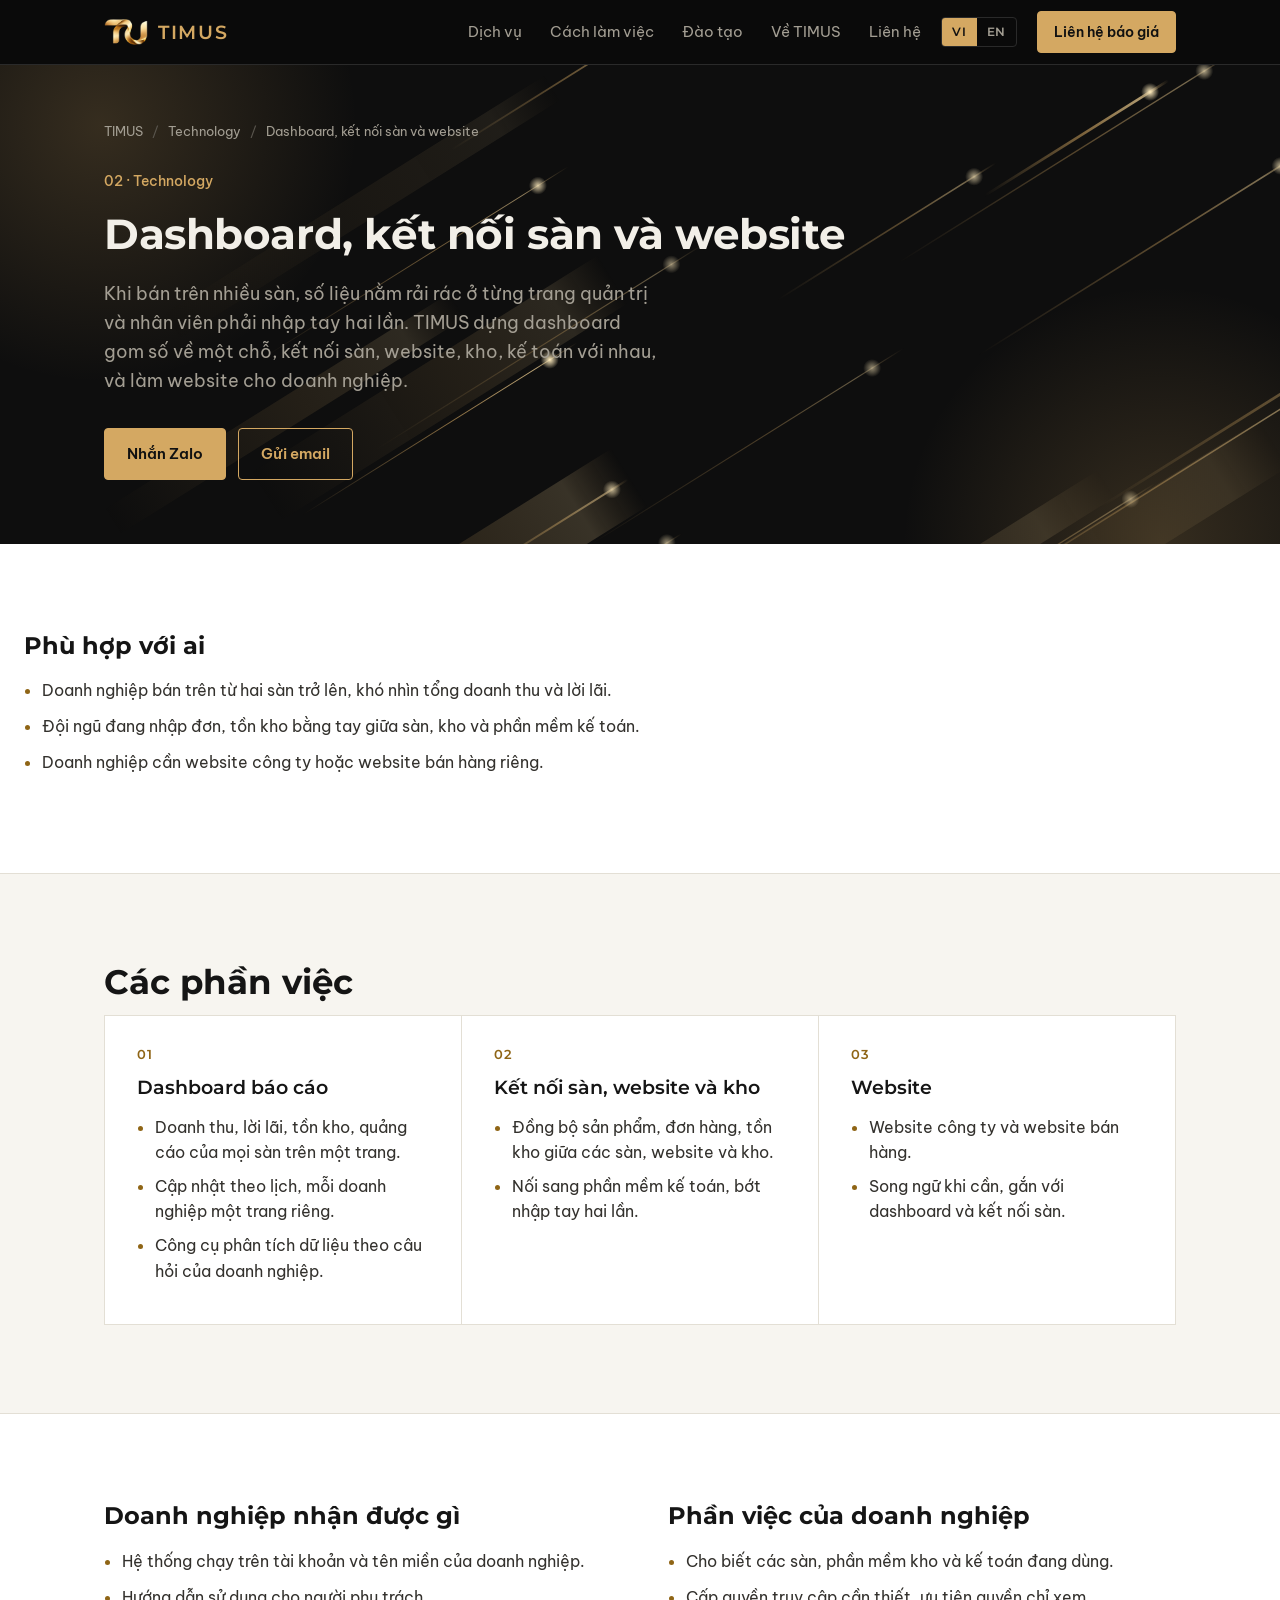
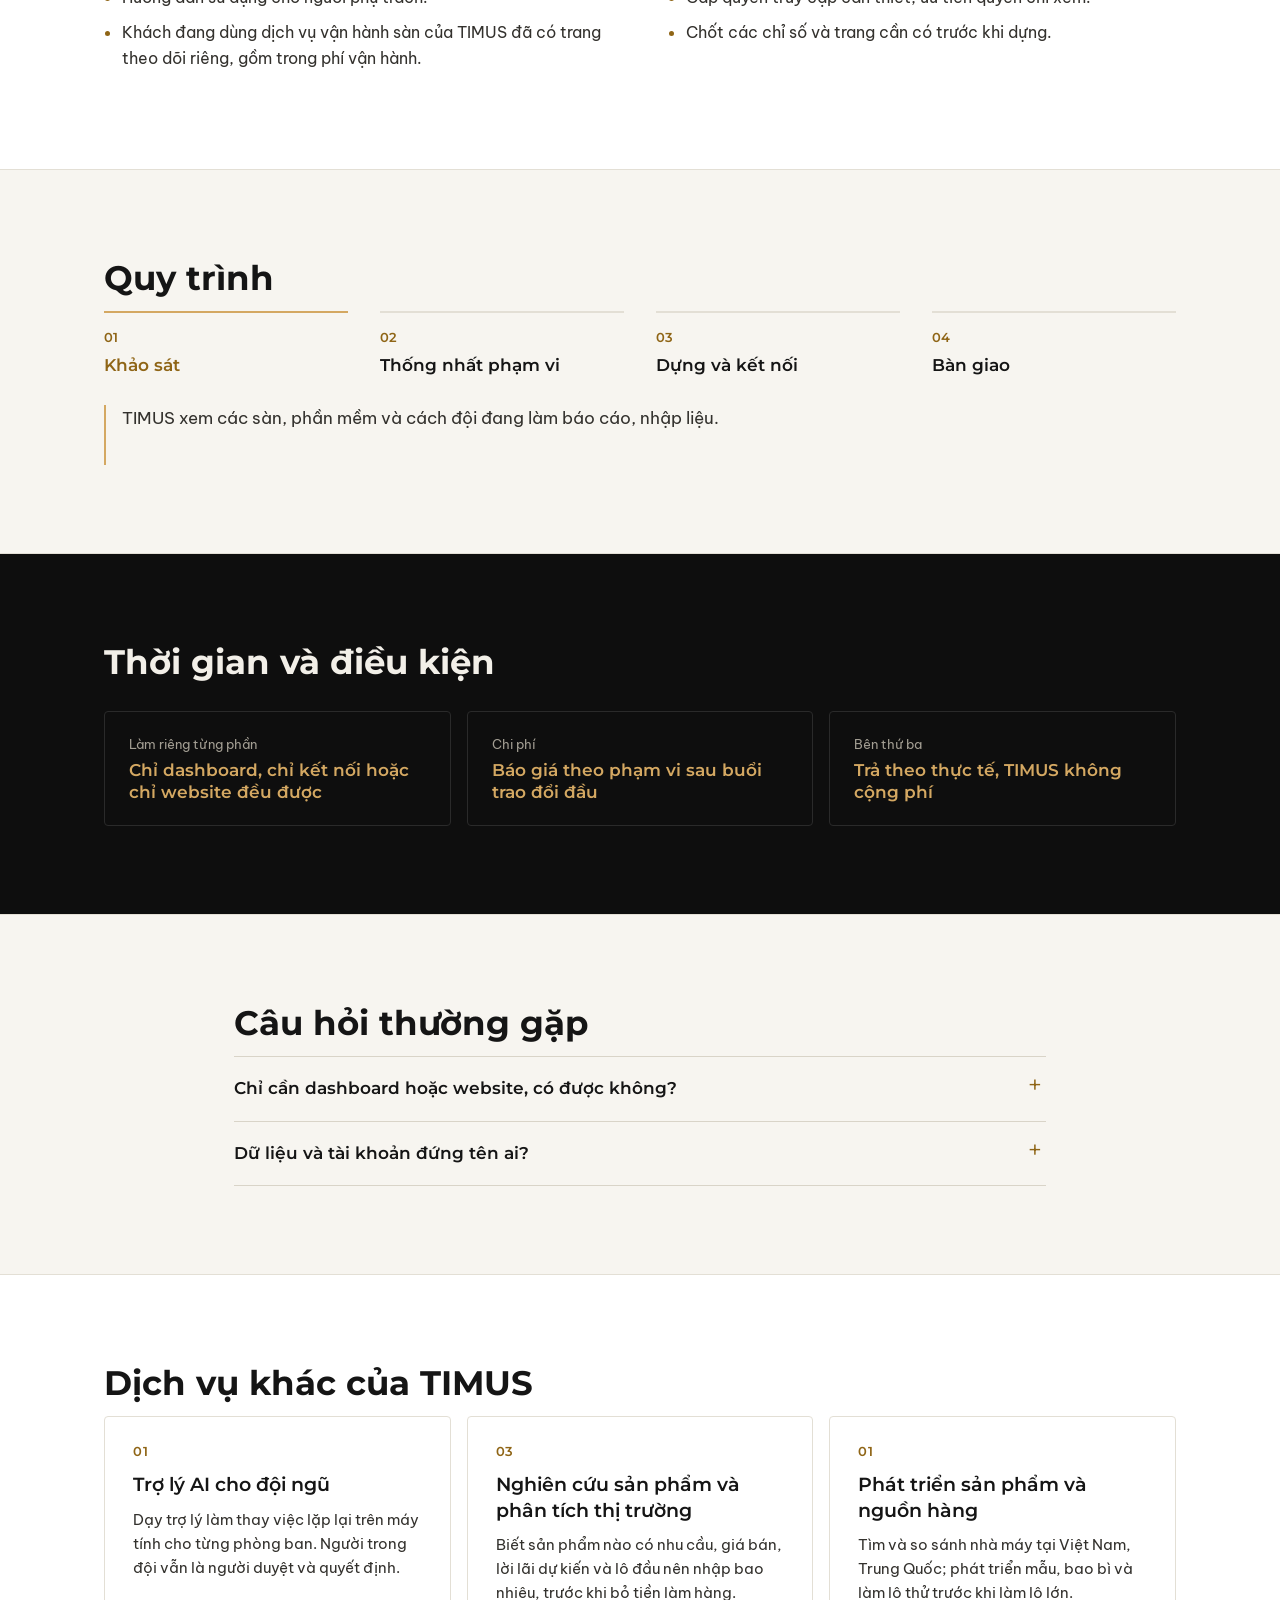
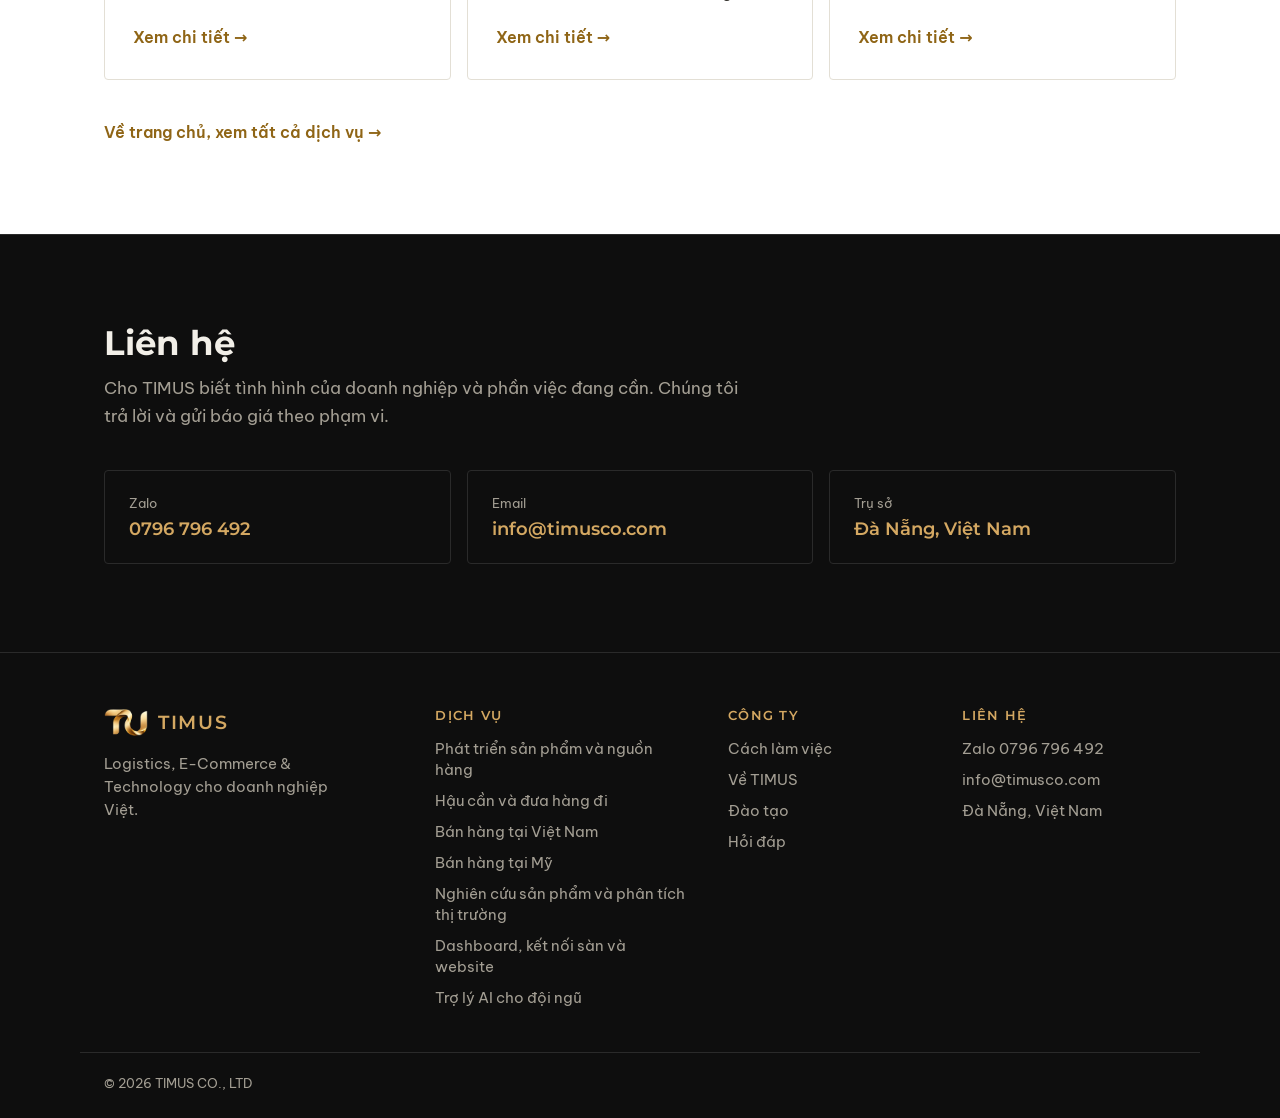
<file: dashboard-ket-noi-website/index.html>
<!doctype html>
<html lang="vi">
<head>
<meta charset="utf-8">
<meta name="viewport" content="width=device-width, initial-scale=1">
<title>Dashboard, kết nối sàn và website | TIMUS CO., LTD</title>
<meta name="description" content="Dashboard báo cáo doanh thu, lời lãi, tồn kho, quảng cáo của mọi sàn; hệ thống đồng bộ sản phẩm, đơn hàng, tồn kho; website công ty và website bán hàng do TIMUS dựng.">
<link rel="canonical" href="https://timusco.com/dashboard-ket-noi-website/">
<link rel="icon" type="image/png" href="/assets/favicon.png">
<link rel="apple-touch-icon" href="/assets/apple-touch-icon.png">
<meta property="og:type" content="website">
<meta property="og:url" content="https://timusco.com/dashboard-ket-noi-website/">
<meta property="og:title" content="Dashboard, kết nối sàn và website | TIMUS">
<meta property="og:description" content="Dashboard báo cáo doanh thu, lời lãi, tồn kho, quảng cáo của mọi sàn; hệ thống đồng bộ sản phẩm, đơn hàng, tồn kho; website công ty và website bán hàng do TIMUS dựng.">
<meta property="og:image" content="https://timusco.com/assets/og.jpg">
<meta name="theme-color" content="#0B0B0B">
<link rel="preconnect" href="https://fonts.googleapis.com">
<link rel="preconnect" href="https://fonts.gstatic.com" crossorigin>
<link href="https://fonts.googleapis.com/css2?family=Be+Vietnam+Pro:wght@400;500;600&family=Montserrat:wght@500;600;700&display=swap" rel="stylesheet">
<link rel="stylesheet" href="/style.css?v=23">
<script type="application/ld+json">
{"@context": "https://schema.org", "@type": "Service", "name": "Dashboard, kết nối sàn và website", "alternateName": "Dashboards, marketplace sync and websites", "description": "Dashboard báo cáo doanh thu, lời lãi, tồn kho, quảng cáo của mọi sàn; hệ thống đồng bộ sản phẩm, đơn hàng, tồn kho; website công ty và website bán hàng do TIMUS dựng.", "url": "https://timusco.com/dashboard-ket-noi-website/", "areaServed": ["VN", "US"], "provider": {"@type": "Organization", "name": "TIMUS CO., LTD", "url": "https://timusco.com/"}}
</script>
<script>
  (function () {
    var q = new URLSearchParams(location.search).get('lang');
    var saved = null;
    try { saved = localStorage.getItem('timus-lang'); } catch (e) {}
    var lang = q === 'en' || q === 'vi' ? q : (saved || 'vi');
    document.documentElement.setAttribute('data-lang', lang);
    document.documentElement.lang = lang;
  })();
</script>
</head>
<body class="svc-page">

<header class="top">
  <div class="wrap top-in">
    <a href="/" class="brand" aria-label="TIMUS">
      <img src="/assets/timus-mark.webp" alt="" width="44" height="27">
      <span>TIMUS</span>
    </a>
    <nav class="nav" id="nav" aria-label="Menu">
      <a href="/#dich-vu"><span data-l="vi">Dịch vụ</span><span data-l="en">Services</span></a>
      <a href="/#cach-lam"><span data-l="vi">Cách làm việc</span><span data-l="en">How we work</span></a>
      <a href="/#dao-tao"><span data-l="vi">Đào tạo</span><span data-l="en">Training</span></a>
      <a href="/#ve-timus"><span data-l="vi">Về TIMUS</span><span data-l="en">About</span></a>
      <a href="#lien-he"><span data-l="vi">Liên hệ</span><span data-l="en">Contact</span></a>
    </nav>
    <div class="lang" role="group" aria-label="Ngôn ngữ / Language">
      <button type="button" data-set="vi">VI</button>
      <button type="button" data-set="en">EN</button>
    </div>
    <a class="btn btn-gold btn-sm top-cta" href="#lien-he"><span data-l="vi">Liên hệ báo giá</span><span data-l="en">Get a quote</span></a>
    <button type="button" class="burger" aria-label="Menu" aria-controls="nav" aria-expanded="false"><span></span><span></span><span></span></button>
  </div>
</header>

<main>

<section class="hero pg-hero">
  <canvas id="heroFx" class="hero-fx" aria-hidden="true"></canvas>
  <div class="wrap hero-in one">
    <div>
      <p class="crumb"><a href="/">TIMUS</a> <span>/</span> <a href="/#cong-nghe"><span data-l="vi">Technology</span><span data-l="en">Technology</span></a> <span>/</span> <span data-l="vi">Dashboard, kết nối sàn và website</span><span data-l="en">Dashboards, marketplace sync and websites</span></p>
      <p class="eyebrow">02 · <span data-l="vi">Technology</span><span data-l="en">Technology</span></p>
      <h1><span data-l="vi">Dashboard, kết nối sàn và website</span><span data-l="en">Dashboards, marketplace sync and websites</span></h1>
      <p class="lead"><span data-l="vi">Khi bán trên nhiều sàn, số liệu nằm rải rác ở từng trang quản trị và nhân viên phải nhập tay hai lần. TIMUS dựng dashboard gom số về một chỗ, kết nối sàn, website, kho, kế toán với nhau, và làm website cho doanh nghiệp.</span><span data-l="en">When you sell on several marketplaces, data sits in separate admin pages and staff enter things twice. TIMUS builds a dashboard that brings the numbers together, connects marketplaces, website, warehouse and accounting, and builds your website.</span></p>
      <div class="cta">
        <a class="btn btn-gold" href="https://zalo.me/0796796492" target="_blank" rel="noopener"><span data-l="vi">Nhắn Zalo</span><span data-l="en">Message on Zalo</span></a>
        <a class="btn btn-line" href="mailto:info@timusco.com?subject=TIMUS%20-%20Dashboard%20ket%20noi%20website"><span data-l="vi">Gửi email</span><span data-l="en">Email us</span></a>
      </div>
    </div>
  </div>
</section>
<section class="sec light">
  <div class="wrap pg-two single reveal">
    <div>
      <h2 class="h-sm"><span data-l="vi">Phù hợp với ai</span><span data-l="en">Who it is for</span></h2>
      <ul class="safe" data-l="vi"><li>Doanh nghiệp bán trên từ hai sàn trở lên, khó nhìn tổng doanh thu và lời lãi.</li><li>Đội ngũ đang nhập đơn, tồn kho bằng tay giữa sàn, kho và phần mềm kế toán.</li><li>Doanh nghiệp cần website công ty hoặc website bán hàng riêng.</li></ul><ul class="safe" data-l="en"><li>Companies selling on two or more marketplaces that struggle to see total revenue and margin.</li><li>Teams entering orders and stock by hand between marketplaces, warehouse and accounting.</li><li>Companies that need a company website or their own online store.</li></ul>
    </div>
    
  </div>
</section>
<section class="sec sec-alt light">
  <div class="wrap">
    <h2><span data-l="vi">Các phần việc</span><span data-l="en">What is included</span></h2>
    <div class="svc three reveal">
      <article class="card">
        <span class="num">01</span>
        <h3><span data-l="vi">Dashboard báo cáo</span><span data-l="en">Reporting dashboards</span></h3>
        <ul data-l="vi"><li>Doanh thu, lời lãi, tồn kho, quảng cáo của mọi sàn trên một trang.</li><li>Cập nhật theo lịch, mỗi doanh nghiệp một trang riêng.</li><li>Công cụ phân tích dữ liệu theo câu hỏi của doanh nghiệp.</li></ul><ul data-l="en"><li>Revenue, margin, inventory and ads from every channel on one page.</li><li>Updated on a schedule, with a private page for each company.</li><li>Data analysis tools built around your questions.</li></ul>
      </article>
      <article class="card">
        <span class="num">02</span>
        <h3><span data-l="vi">Kết nối sàn, website và kho</span><span data-l="en">Marketplace, website and warehouse sync</span></h3>
        <ul data-l="vi"><li>Đồng bộ sản phẩm, đơn hàng, tồn kho giữa các sàn, website và kho.</li><li>Nối sang phần mềm kế toán, bớt nhập tay hai lần.</li></ul><ul data-l="en"><li>Sync products, orders and inventory between marketplaces, website and warehouse.</li><li>Connect to accounting software so nothing is entered twice.</li></ul>
      </article>
      <article class="card">
        <span class="num">03</span>
        <h3><span data-l="vi">Website</span><span data-l="en">Websites</span></h3>
        <ul data-l="vi"><li>Website công ty và website bán hàng.</li><li>Song ngữ khi cần, gắn với dashboard và kết nối sàn.</li></ul><ul data-l="en"><li>Company websites and online stores.</li><li>Bilingual when needed, tied into your dashboard and marketplace sync.</li></ul>
      </article>
    </div>
  </div>
</section>
<section class="sec light">
  <div class="wrap pg-two reveal">
    <div>
      <h2 class="h-sm"><span data-l="vi">Doanh nghiệp nhận được gì</span><span data-l="en">What you get</span></h2>
      <ul class="safe" data-l="vi"><li>Hệ thống chạy trên tài khoản và tên miền của doanh nghiệp.</li><li>Hướng dẫn sử dụng cho người phụ trách.</li><li>Khách đang dùng dịch vụ vận hành sàn của TIMUS đã có trang theo dõi riêng, gồm trong phí vận hành.</li></ul><ul class="safe" data-l="en"><li>A system running on your company's own accounts and domain.</li><li>A user guide for the person in charge.</li><li>Clients on a TIMUS operations plan already get a private dashboard, included in the fee.</li></ul>
    </div>
    <div>
      <h2 class="h-sm"><span data-l="vi">Phần việc của doanh nghiệp</span><span data-l="en">Your part</span></h2>
      <ul class="safe" data-l="vi"><li>Cho biết các sàn, phần mềm kho và kế toán đang dùng.</li><li>Cấp quyền truy cập cần thiết, ưu tiên quyền chỉ xem.</li><li>Chốt các chỉ số và trang cần có trước khi dựng.</li></ul><ul class="safe" data-l="en"><li>Tell us which marketplaces, warehouse and accounting software you use.</li><li>Grant the access needed, view-only where possible.</li><li>Agree on the metrics and pages before we build.</li></ul>
    </div>
  </div>
</section>
<section class="sec sec-alt light">
  <div class="wrap" data-steps>
    <h2><span data-l="vi">Quy trình</span><span data-l="en">Process</span></h2>
    <ol class="steps hov">
        <li>
          <b><span data-l="vi">Khảo sát</span><span data-l="en">Survey</span></b>
          <p data-l="vi">TIMUS xem các sàn, phần mềm và cách đội đang làm báo cáo, nhập liệu.</p><p data-l="en">TIMUS reviews your marketplaces, software and how the team reports and enters data today.</p>
        </li>
        <li>
          <b><span data-l="vi">Thống nhất phạm vi</span><span data-l="en">Agree on scope</span></b>
          <p data-l="vi">Hai bên chốt chỉ số, trang, luồng đồng bộ cần làm và báo giá.</p><p data-l="en">We agree on metrics, pages, sync flows and the quote.</p>
        </li>
        <li>
          <b><span data-l="vi">Dựng và kết nối</span><span data-l="en">Build and connect</span></b>
          <p data-l="vi">Dựng dashboard, luồng đồng bộ hoặc website trên tài khoản của doanh nghiệp.</p><p data-l="en">Build the dashboard, sync flows or website on your company's accounts.</p>
        </li>
        <li>
          <b><span data-l="vi">Bàn giao</span><span data-l="en">Handover</span></b>
          <p data-l="vi">Kiểm số liệu cùng doanh nghiệp, hướng dẫn người phụ trách và bàn giao.</p><p data-l="en">Check the numbers with you, train the person in charge and hand over.</p>
        </li>
    </ol>
    <div class="step-desc" aria-live="polite"></div>
  </div>
</section>
<section class="sec facts">
  <div class="wrap">
    <h2><span data-l="vi">Thời gian và điều kiện</span><span data-l="en">Timeline and terms</span></h2>
    <div class="contact-grid reveal">
      <div class="c-item"><span class="label"><span data-l="vi">Làm riêng từng phần</span><span data-l="en">Each part on its own</span></span><span class="val"><span data-l="vi">Chỉ dashboard, chỉ kết nối hoặc chỉ website đều được</span><span data-l="en">Dashboard only, sync only or website only</span></span></div>
      <div class="c-item"><span class="label"><span data-l="vi">Chi phí</span><span data-l="en">Pricing</span></span><span class="val"><span data-l="vi">Báo giá theo phạm vi sau buổi trao đổi đầu</span><span data-l="en">Quoted per scope after a first call</span></span></div>
      <div class="c-item"><span class="label"><span data-l="vi">Bên thứ ba</span><span data-l="en">Third party costs</span></span><span class="val"><span data-l="vi">Trả theo thực tế, TIMUS không cộng phí</span><span data-l="en">Paid at actual cost, no markup</span></span></div>
    </div>
    
  </div>
</section>
<section class="sec sec-alt light">
  <div class="wrap faq">
    <h2><span data-l="vi">Câu hỏi thường gặp</span><span data-l="en">Frequently asked questions</span></h2>
    <div class="qa-list">
      <details class="qa">
        <summary><span data-l="vi">Chỉ cần dashboard hoặc website, có được không?</span><span data-l="en">Can we take just a dashboard or a website?</span></summary>
        <p data-l="vi">Được. Các dịch vụ tách rời nhau, doanh nghiệp có thể chỉ làm dashboard báo cáo, website hoặc hệ thống kết nối các sàn mà không cần ký vận hành.</p><p data-l="en">Yes. Services are separate, so you can take only a reporting dashboard, a website or a multichannel system without an operations contract.</p>
      </details>
      <details class="qa">
        <summary><span data-l="vi">Dữ liệu và tài khoản đứng tên ai?</span><span data-l="en">Who owns the data and accounts?</span></summary>
        <p data-l="vi">Hệ thống chạy trên tài khoản của doanh nghiệp. TIMUS ưu tiên quyền chỉ xem và không chép thông tin khách hàng ra ngoài.</p><p data-l="en">The system runs on your company's accounts. TIMUS uses view-only access where possible and never copies customer data out.</p>
      </details>
    </div>
  </div>
</section>
<section class="sec light">
  <div class="wrap">
    <h2><span data-l="vi">Dịch vụ khác của TIMUS</span><span data-l="en">Other TIMUS services</span></h2>
    <div class="sgrid reveal">
      <a class="scard" href="/tro-ly-ai/">
        <span class="num">01</span>
        <h3><span data-l="vi">Trợ lý AI cho đội ngũ</span><span data-l="en">AI assistants for your team</span></h3>
        <p data-l="vi">Dạy trợ lý làm thay việc lặp lại trên máy tính cho từng phòng ban. Người trong đội vẫn là người duyệt và quyết định.</p><p data-l="en">Teach an assistant to take over repetitive computer work for each department. Your people still review and decide.</p>
        <span class="link"><span data-l="vi">Xem chi tiết</span><span data-l="en">View details</span> →</span>
      </a>
      <a class="scard" href="/nghien-cuu-san-pham/">
        <span class="num">03</span>
        <h3><span data-l="vi">Nghiên cứu sản phẩm và phân tích thị trường</span><span data-l="en">Product research and market analysis</span></h3>
        <p data-l="vi">Biết sản phẩm nào có nhu cầu, giá bán, lời lãi dự kiến và lô đầu nên nhập bao nhiêu, trước khi bỏ tiền làm hàng.</p><p data-l="en">Know which product has demand, at what price and margin, and how big the first order should be, before money goes into inventory.</p>
        <span class="link"><span data-l="vi">Xem chi tiết</span><span data-l="en">View details</span> →</span>
      </a>
      <a class="scard" href="/nguon-hang/">
        <span class="num">01</span>
        <h3><span data-l="vi">Phát triển sản phẩm và nguồn hàng</span><span data-l="en">Product development and sourcing</span></h3>
        <p data-l="vi">Tìm và so sánh nhà máy tại Việt Nam, Trung Quốc; phát triển mẫu, bao bì và làm lô thử trước khi làm lô lớn.</p><p data-l="en">Find and compare factories in Vietnam and China; develop samples and packaging and run a test batch before scaling.</p>
        <span class="link"><span data-l="vi">Xem chi tiết</span><span data-l="en">View details</span> →</span>
      </a>
    </div>
    <p class="t-link"><a class="link" href="/"><span data-l="vi">Về trang chủ, xem tất cả dịch vụ</span><span data-l="en">Back to home, see all services</span> →</a></p>
  </div>
</section>

<section id="lien-he" class="sec contact">
  <div class="wrap">
    <h2><span data-l="vi">Liên hệ</span><span data-l="en">Contact</span></h2>
    <p class="sub"><span data-l="vi">Cho TIMUS biết tình hình của doanh nghiệp và phần việc đang cần. Chúng tôi trả lời và gửi báo giá theo phạm vi.</span><span data-l="en">Tell us about your company and the work you need. We will reply with a scoped quote.</span></p>
    <div class="contact-grid reveal">
      <a class="c-item" href="https://zalo.me/0796796492" target="_blank" rel="noopener"><span class="label">Zalo</span><span class="val">0796 796 492</span></a>
      <a class="c-item" href="mailto:info@timusco.com?subject=TIMUS%20-%20Dashboard%20ket%20noi%20website"><span class="label">Email</span><span class="val">info@timusco.com</span></a>
      <div class="c-item"><span class="label"><span data-l="vi">Trụ sở</span><span data-l="en">Office</span></span><span class="val"><span data-l="vi">Đà Nẵng, Việt Nam</span><span data-l="en">Da Nang, Vietnam</span></span></div>
    </div>
  </div>
</section>

</main>

<a class="fab" href="https://zalo.me/0796796492" target="_blank" rel="noopener" aria-label="Zalo">Zalo</a>

<footer class="foot ft">
  <div class="wrap ft-in">
    <div class="ft-b">
      <a class="brand" href="/"><img src="/assets/timus-mark.webp" alt="" width="34" height="34" loading="lazy"><span>TIMUS</span></a>
      <p><span data-l="vi">Logistics, E-Commerce &amp; Technology cho doanh nghiệp Việt.</span><span data-l="en">Logistics, E-Commerce &amp; Technology for Vietnamese businesses.</span></p>
    </div>
    <nav class="ft-c" aria-label="Dịch vụ">
      <b><span data-l="vi">Dịch vụ</span><span data-l="en">Services</span></b>
      <a href="/nguon-hang/"><span data-l="vi">Phát triển sản phẩm và nguồn hàng</span><span data-l="en">Product development and sourcing</span></a><a href="/hau-can/"><span data-l="vi">Hậu cần và đưa hàng đi</span><span data-l="en">Logistics and fulfillment</span></a><a href="/ban-hang-tai-viet-nam/"><span data-l="vi">Bán hàng tại Việt Nam</span><span data-l="en">Selling in Vietnam</span></a><a href="/ban-hang-tai-my/"><span data-l="vi">Bán hàng tại Mỹ</span><span data-l="en">Selling in the United States</span></a><a href="/nghien-cuu-san-pham/"><span data-l="vi">Nghiên cứu sản phẩm và phân tích thị trường</span><span data-l="en">Product research and market analysis</span></a><a href="/dashboard-ket-noi-website/"><span data-l="vi">Dashboard, kết nối sàn và website</span><span data-l="en">Dashboards, marketplace sync and websites</span></a><a href="/tro-ly-ai/"><span data-l="vi">Trợ lý AI cho đội ngũ</span><span data-l="en">AI assistants for your team</span></a>
    </nav>
    <nav class="ft-c" aria-label="Công ty">
      <b><span data-l="vi">Công ty</span><span data-l="en">Company</span></b>
      <a href="/#cach-lam"><span data-l="vi">Cách làm việc</span><span data-l="en">How we work</span></a>
      <a href="/#ve-timus"><span data-l="vi">Về TIMUS</span><span data-l="en">About TIMUS</span></a>
      <a href="/#dao-tao"><span data-l="vi">Đào tạo</span><span data-l="en">Training</span></a>
      <a href="/#hoi-dap"><span data-l="vi">Hỏi đáp</span><span data-l="en">FAQ</span></a>
    </nav>
    <div class="ft-c">
      <b><span data-l="vi">Liên hệ</span><span data-l="en">Contact</span></b>
      <a href="https://zalo.me/0796796492" target="_blank" rel="noopener">Zalo 0796 796 492</a>
      <a href="mailto:info@timusco.com?subject=TIMUS%20-%20Lien%20he%20bao%20gia">info@timusco.com</a>
      <span><span data-l="vi">Đà Nẵng, Việt Nam</span><span data-l="en">Da Nang, Vietnam</span></span>
    </div>
  </div>
  <div class="wrap ft-end"><span>© 2026 TIMUS CO., LTD</span></div>
</footer>

<script src="/assets/site.js?v=15"></script>
</body>
</html>
</file>
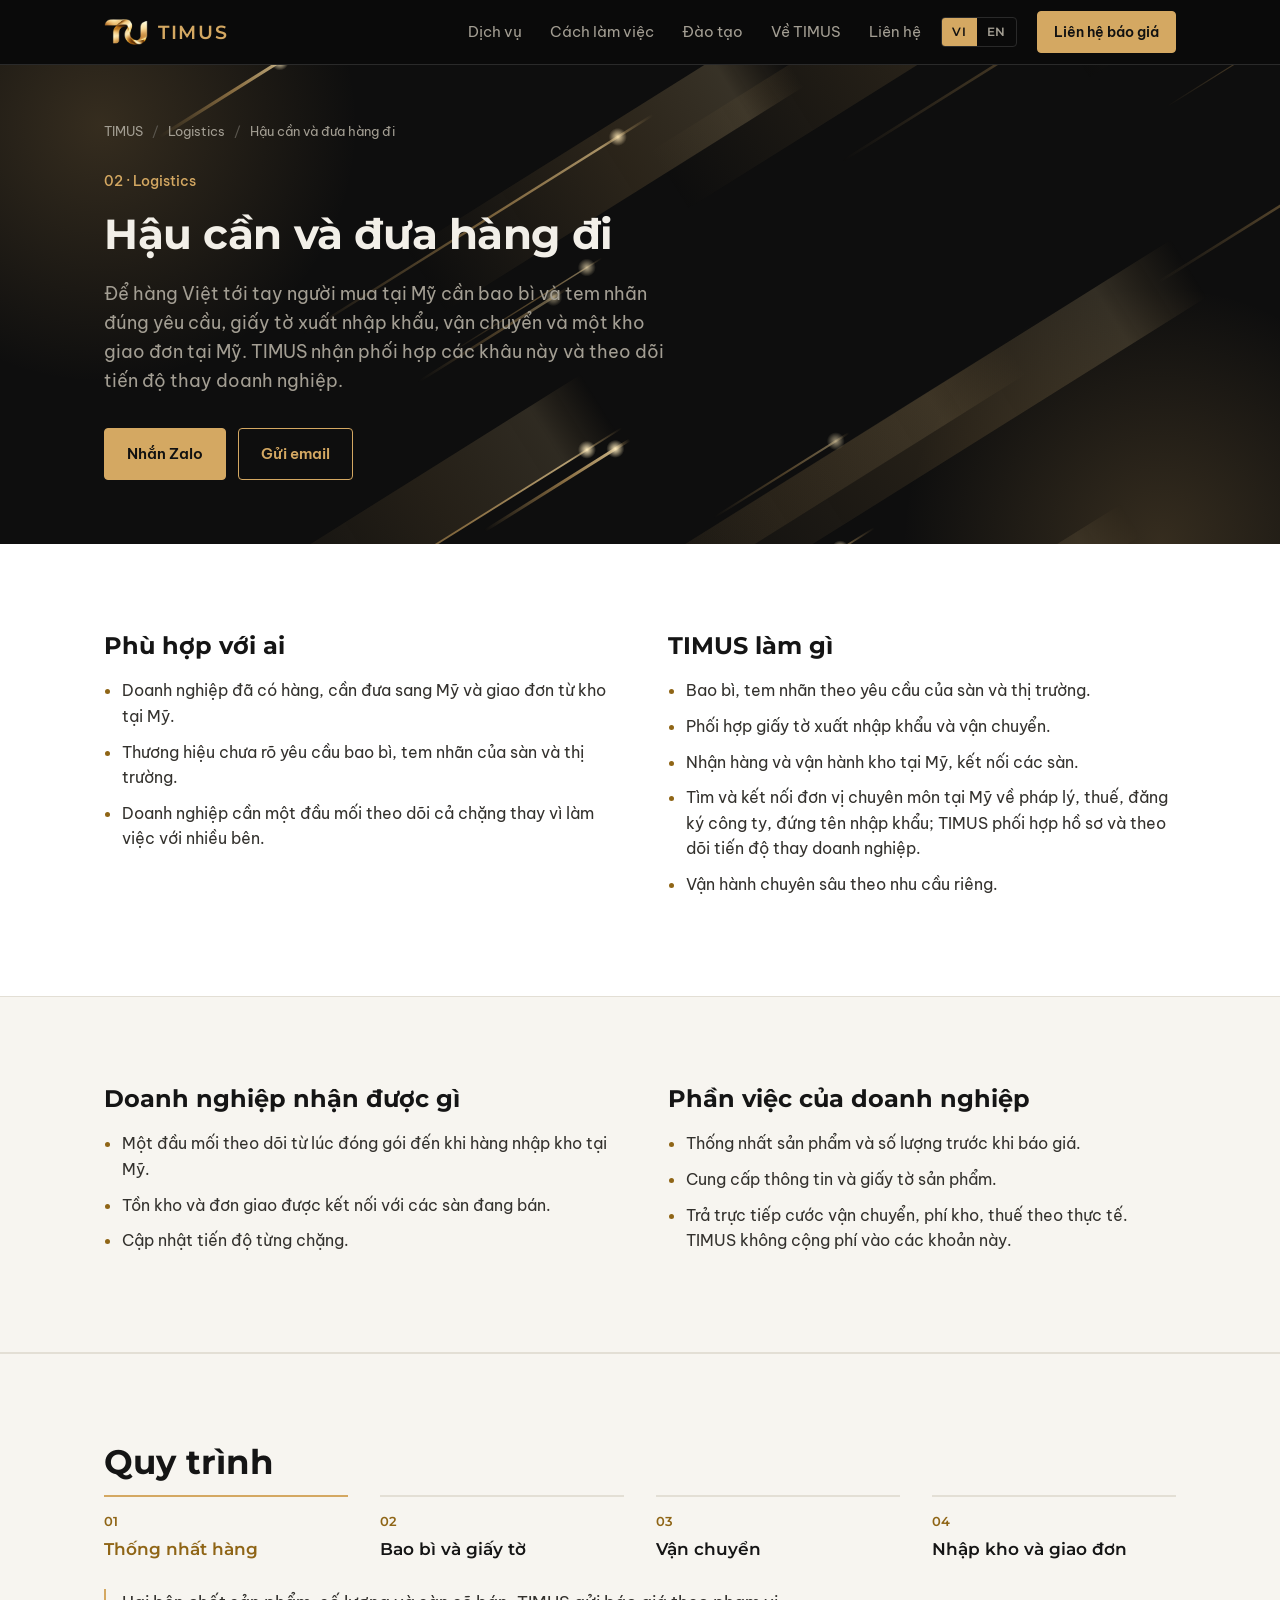
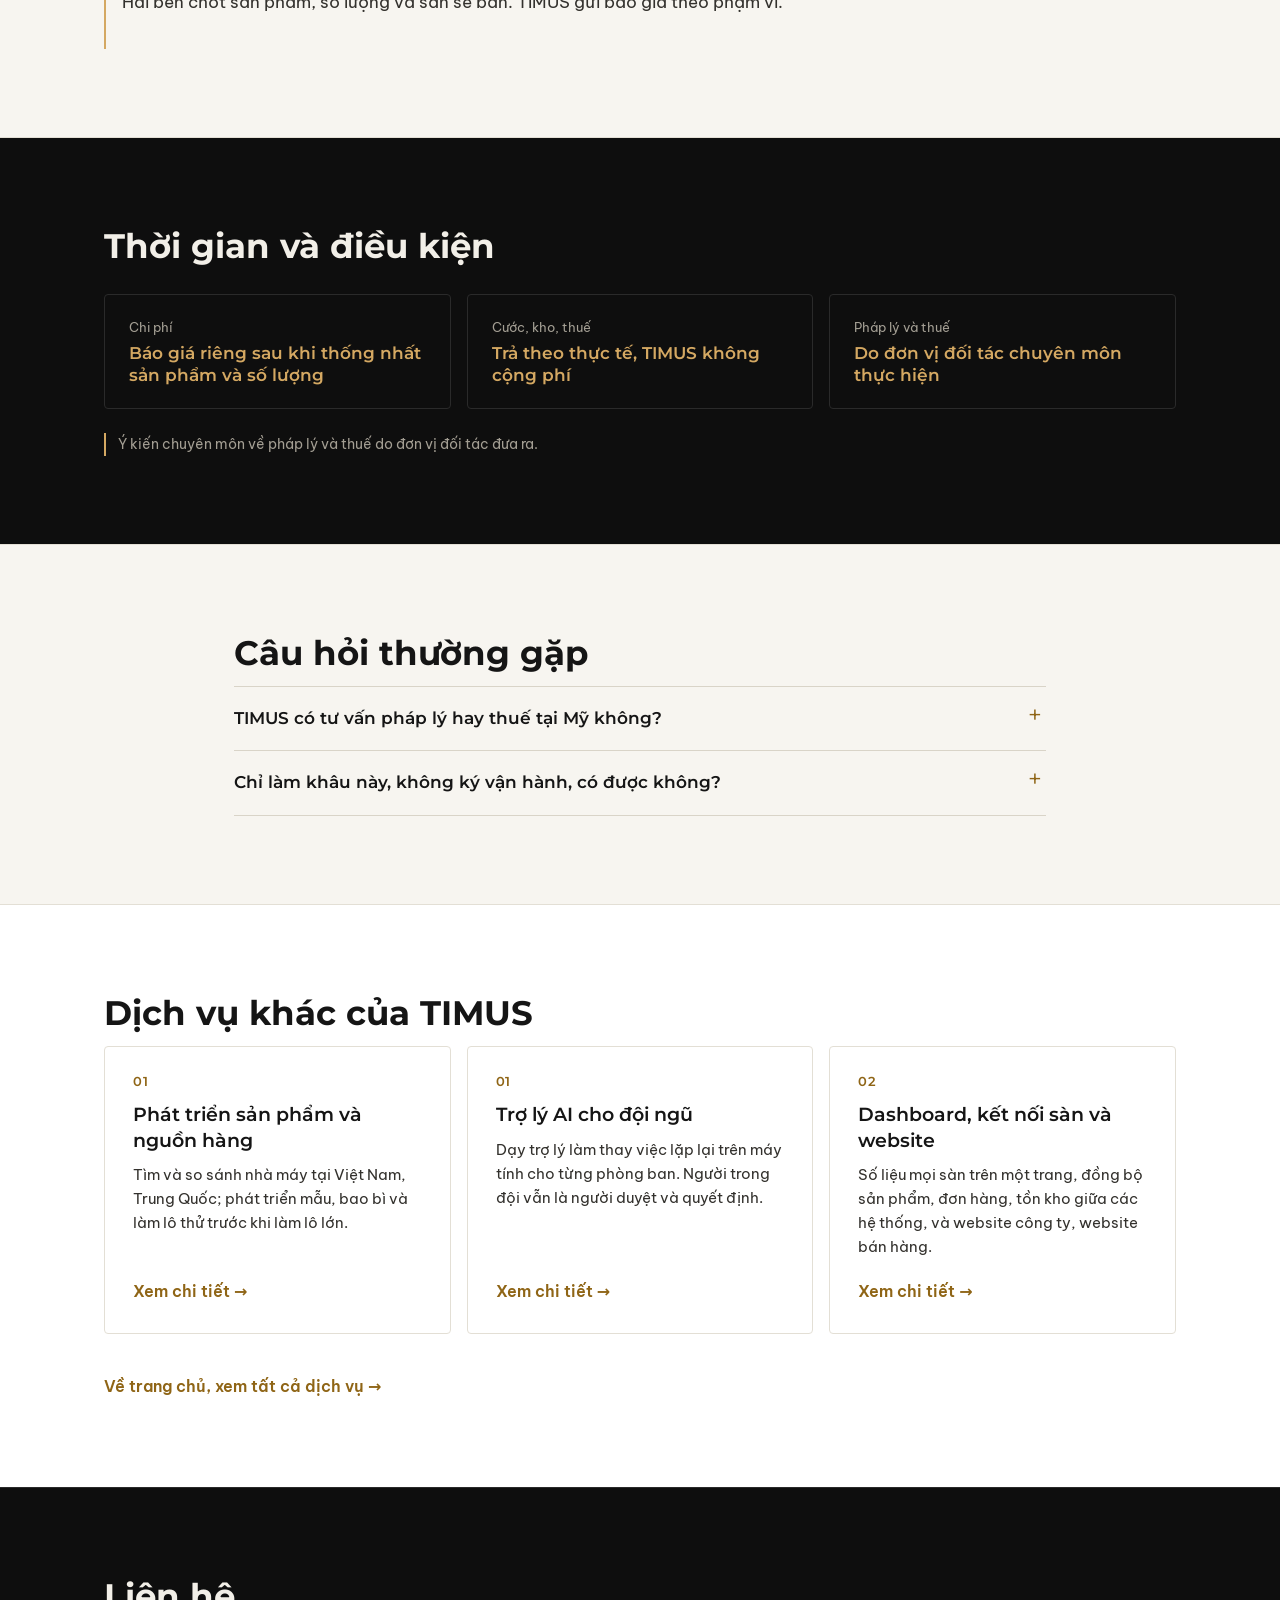
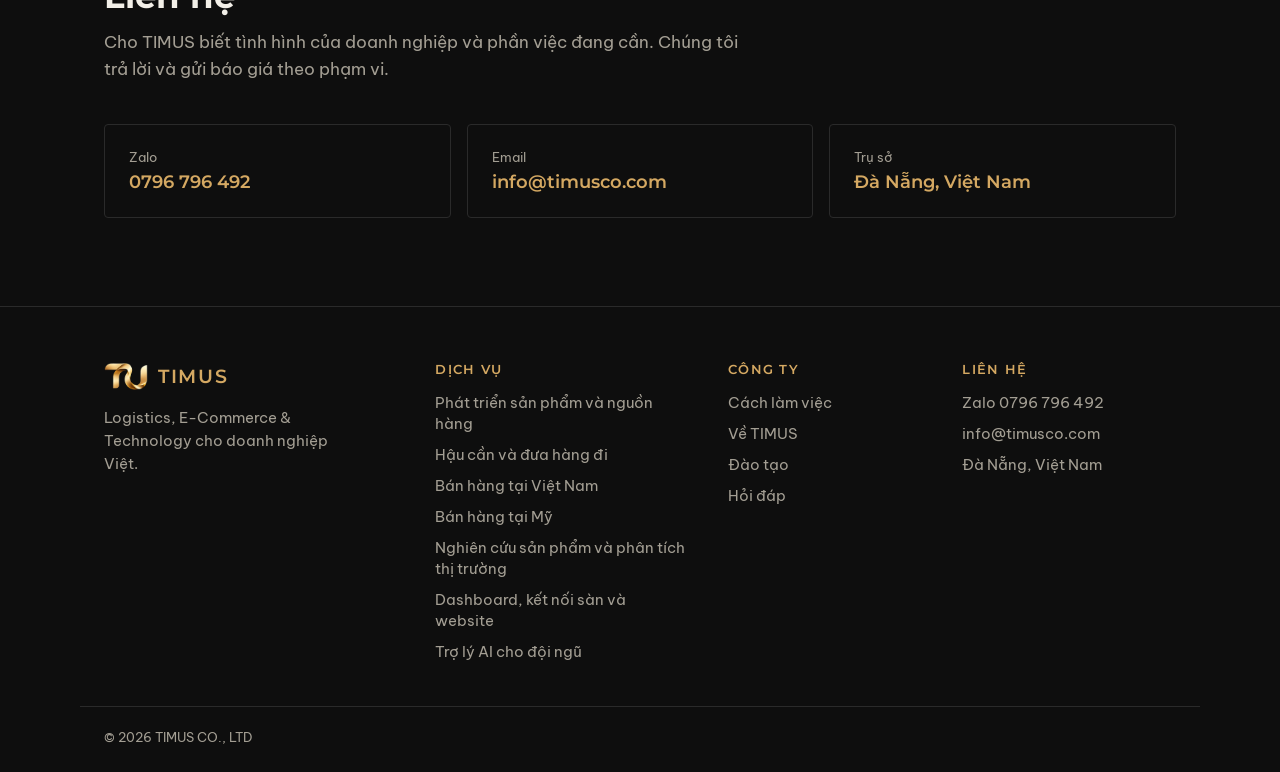
<file: hau-can/index.html>
<!doctype html>
<html lang="vi">
<head>
<meta charset="utf-8">
<meta name="viewport" content="width=device-width, initial-scale=1">
<title>Hậu cần và đưa hàng đi | TIMUS CO., LTD</title>
<meta name="description" content="TIMUS phối hợp bao bì, tem nhãn, giấy tờ xuất nhập khẩu, vận chuyển và vận hành kho tại Mỹ kết nối các sàn, kết nối đơn vị chuyên môn về pháp lý và thuế tại Mỹ.">
<link rel="canonical" href="https://timusco.com/hau-can/">
<link rel="icon" type="image/png" href="/assets/favicon.png">
<link rel="apple-touch-icon" href="/assets/apple-touch-icon.png">
<meta property="og:type" content="website">
<meta property="og:url" content="https://timusco.com/hau-can/">
<meta property="og:title" content="Hậu cần và đưa hàng đi | TIMUS">
<meta property="og:description" content="TIMUS phối hợp bao bì, tem nhãn, giấy tờ xuất nhập khẩu, vận chuyển và vận hành kho tại Mỹ kết nối các sàn, kết nối đơn vị chuyên môn về pháp lý và thuế tại Mỹ.">
<meta property="og:image" content="https://timusco.com/assets/og.jpg">
<meta name="theme-color" content="#0B0B0B">
<link rel="preconnect" href="https://fonts.googleapis.com">
<link rel="preconnect" href="https://fonts.gstatic.com" crossorigin>
<link href="https://fonts.googleapis.com/css2?family=Be+Vietnam+Pro:wght@400;500;600&family=Montserrat:wght@500;600;700&display=swap" rel="stylesheet">
<link rel="stylesheet" href="/style.css?v=23">
<script type="application/ld+json">
{"@context": "https://schema.org", "@type": "Service", "name": "Hậu cần và đưa hàng đi", "alternateName": "Logistics and fulfillment", "description": "TIMUS phối hợp bao bì, tem nhãn, giấy tờ xuất nhập khẩu, vận chuyển và vận hành kho tại Mỹ kết nối các sàn, kết nối đơn vị chuyên môn về pháp lý và thuế tại Mỹ.", "url": "https://timusco.com/hau-can/", "areaServed": ["VN", "US"], "provider": {"@type": "Organization", "name": "TIMUS CO., LTD", "url": "https://timusco.com/"}}
</script>
<script>
  (function () {
    var q = new URLSearchParams(location.search).get('lang');
    var saved = null;
    try { saved = localStorage.getItem('timus-lang'); } catch (e) {}
    var lang = q === 'en' || q === 'vi' ? q : (saved || 'vi');
    document.documentElement.setAttribute('data-lang', lang);
    document.documentElement.lang = lang;
  })();
</script>
</head>
<body class="svc-page">

<header class="top">
  <div class="wrap top-in">
    <a href="/" class="brand" aria-label="TIMUS">
      <img src="/assets/timus-mark.webp" alt="" width="44" height="27">
      <span>TIMUS</span>
    </a>
    <nav class="nav" id="nav" aria-label="Menu">
      <a href="/#dich-vu"><span data-l="vi">Dịch vụ</span><span data-l="en">Services</span></a>
      <a href="/#cach-lam"><span data-l="vi">Cách làm việc</span><span data-l="en">How we work</span></a>
      <a href="/#dao-tao"><span data-l="vi">Đào tạo</span><span data-l="en">Training</span></a>
      <a href="/#ve-timus"><span data-l="vi">Về TIMUS</span><span data-l="en">About</span></a>
      <a href="#lien-he"><span data-l="vi">Liên hệ</span><span data-l="en">Contact</span></a>
    </nav>
    <div class="lang" role="group" aria-label="Ngôn ngữ / Language">
      <button type="button" data-set="vi">VI</button>
      <button type="button" data-set="en">EN</button>
    </div>
    <a class="btn btn-gold btn-sm top-cta" href="#lien-he"><span data-l="vi">Liên hệ báo giá</span><span data-l="en">Get a quote</span></a>
    <button type="button" class="burger" aria-label="Menu" aria-controls="nav" aria-expanded="false"><span></span><span></span><span></span></button>
  </div>
</header>

<main>

<section class="hero pg-hero">
  <canvas id="heroFx" class="hero-fx" aria-hidden="true"></canvas>
  <div class="wrap hero-in one">
    <div>
      <p class="crumb"><a href="/">TIMUS</a> <span>/</span> <a href="/#logistics"><span data-l="vi">Logistics</span><span data-l="en">Logistics</span></a> <span>/</span> <span data-l="vi">Hậu cần và đưa hàng đi</span><span data-l="en">Logistics and fulfillment</span></p>
      <p class="eyebrow">02 · <span data-l="vi">Logistics</span><span data-l="en">Logistics</span></p>
      <h1><span data-l="vi">Hậu cần và đưa hàng đi</span><span data-l="en">Logistics and fulfillment</span></h1>
      <p class="lead"><span data-l="vi">Để hàng Việt tới tay người mua tại Mỹ cần bao bì và tem nhãn đúng yêu cầu, giấy tờ xuất nhập khẩu, vận chuyển và một kho giao đơn tại Mỹ. TIMUS nhận phối hợp các khâu này và theo dõi tiến độ thay doanh nghiệp.</span><span data-l="en">Getting Vietnamese goods to US buyers takes compliant packaging and labels, export and import paperwork, shipping and a fulfilment warehouse in the US. TIMUS coordinates these stages and follows up on your behalf.</span></p>
      <div class="cta">
        <a class="btn btn-gold" href="https://zalo.me/0796796492" target="_blank" rel="noopener"><span data-l="vi">Nhắn Zalo</span><span data-l="en">Message on Zalo</span></a>
        <a class="btn btn-line" href="mailto:info@timusco.com?subject=TIMUS%20-%20Hau%20can"><span data-l="vi">Gửi email</span><span data-l="en">Email us</span></a>
      </div>
    </div>
  </div>
</section>
<section class="sec light">
  <div class="wrap pg-two reveal">
    <div>
      <h2 class="h-sm"><span data-l="vi">Phù hợp với ai</span><span data-l="en">Who it is for</span></h2>
      <ul class="safe" data-l="vi"><li>Doanh nghiệp đã có hàng, cần đưa sang Mỹ và giao đơn từ kho tại Mỹ.</li><li>Thương hiệu chưa rõ yêu cầu bao bì, tem nhãn của sàn và thị trường.</li><li>Doanh nghiệp cần một đầu mối theo dõi cả chặng thay vì làm việc với nhiều bên.</li></ul><ul class="safe" data-l="en"><li>Companies with stock that needs to reach the US and ship from a US warehouse.</li><li>Brands unsure about marketplace and market packaging and label requirements.</li><li>Companies that want one contact for the whole route instead of several vendors.</li></ul>
    </div>
    <div>
      <h2 class="h-sm"><span data-l="vi">TIMUS làm gì</span><span data-l="en">What TIMUS does</span></h2>
      <ul class="safe" data-l="vi"><li>Bao bì, tem nhãn theo yêu cầu của sàn và thị trường.</li><li>Phối hợp giấy tờ xuất nhập khẩu và vận chuyển.</li><li>Nhận hàng và vận hành kho tại Mỹ, kết nối các sàn.</li><li>Tìm và kết nối đơn vị chuyên môn tại Mỹ về pháp lý, thuế, đăng ký công ty, đứng tên nhập khẩu; TIMUS phối hợp hồ sơ và theo dõi tiến độ thay doanh nghiệp.</li><li>Vận hành chuyên sâu theo nhu cầu riêng.</li></ul><ul class="safe" data-l="en"><li>Packaging and labels that meet marketplace and market requirements.</li><li>Coordination of export and import paperwork and shipping.</li><li>Receiving and warehouse operations in the US, connected to marketplaces.</li><li>Find and connect you with US specialists for legal, tax, company registration and importer of record; TIMUS coordinates the paperwork and follows up on your behalf.</li><li>Custom operations on request.</li></ul>
      
    </div>
  </div>
</section>
<section class="sec sec-alt light">
  <div class="wrap pg-two reveal">
    <div>
      <h2 class="h-sm"><span data-l="vi">Doanh nghiệp nhận được gì</span><span data-l="en">What you get</span></h2>
      <ul class="safe" data-l="vi"><li>Một đầu mối theo dõi từ lúc đóng gói đến khi hàng nhập kho tại Mỹ.</li><li>Tồn kho và đơn giao được kết nối với các sàn đang bán.</li><li>Cập nhật tiến độ từng chặng.</li></ul><ul class="safe" data-l="en"><li>One contact from packing to arrival at the US warehouse.</li><li>Inventory and shipments connected to the marketplaces you sell on.</li><li>Progress updates at each stage.</li></ul>
    </div>
    <div>
      <h2 class="h-sm"><span data-l="vi">Phần việc của doanh nghiệp</span><span data-l="en">Your part</span></h2>
      <ul class="safe" data-l="vi"><li>Thống nhất sản phẩm và số lượng trước khi báo giá.</li><li>Cung cấp thông tin và giấy tờ sản phẩm.</li><li>Trả trực tiếp cước vận chuyển, phí kho, thuế theo thực tế. TIMUS không cộng phí vào các khoản này.</li></ul><ul class="safe" data-l="en"><li>Agree on the product and quantity before we quote.</li><li>Provide product information and documents.</li><li>Pay shipping, warehousing and duties directly at actual cost. TIMUS adds no markup.</li></ul>
    </div>
  </div>
</section>
<section class="sec sec-alt light">
  <div class="wrap" data-steps>
    <h2><span data-l="vi">Quy trình</span><span data-l="en">Process</span></h2>
    <ol class="steps hov">
        <li>
          <b><span data-l="vi">Thống nhất hàng</span><span data-l="en">Agree on the goods</span></b>
          <p data-l="vi">Hai bên chốt sản phẩm, số lượng và sàn sẽ bán. TIMUS gửi báo giá theo phạm vi.</p><p data-l="en">We agree on the product, quantity and marketplaces. TIMUS sends a scoped quote.</p>
        </li>
        <li>
          <b><span data-l="vi">Bao bì và giấy tờ</span><span data-l="en">Packaging and paperwork</span></b>
          <p data-l="vi">Chuẩn bị bao bì, tem nhãn và phối hợp giấy tờ xuất nhập khẩu.</p><p data-l="en">Prepare packaging and labels and coordinate export and import paperwork.</p>
        </li>
        <li>
          <b><span data-l="vi">Vận chuyển</span><span data-l="en">Shipping</span></b>
          <p data-l="vi">Phối hợp đưa hàng sang Mỹ và cập nhật tiến độ.</p><p data-l="en">Coordinate shipping to the US and keep you updated.</p>
        </li>
        <li>
          <b><span data-l="vi">Nhập kho và giao đơn</span><span data-l="en">Warehouse and fulfilment</span></b>
          <p data-l="vi">Kho tại Mỹ nhận hàng, kết nối các sàn và giao đơn.</p><p data-l="en">The US warehouse receives the goods, connects to marketplaces and ships orders.</p>
        </li>
    </ol>
    <div class="step-desc" aria-live="polite"></div>
  </div>
</section>
<section class="sec facts">
  <div class="wrap">
    <h2><span data-l="vi">Thời gian và điều kiện</span><span data-l="en">Timeline and terms</span></h2>
    <div class="contact-grid reveal">
      <div class="c-item"><span class="label"><span data-l="vi">Chi phí</span><span data-l="en">Pricing</span></span><span class="val"><span data-l="vi">Báo giá riêng sau khi thống nhất sản phẩm và số lượng</span><span data-l="en">Quoted separately once product and quantity are agreed</span></span></div>
      <div class="c-item"><span class="label"><span data-l="vi">Cước, kho, thuế</span><span data-l="en">Shipping, storage, duties</span></span><span class="val"><span data-l="vi">Trả theo thực tế, TIMUS không cộng phí</span><span data-l="en">Paid at actual cost, no markup</span></span></div>
      <div class="c-item"><span class="label"><span data-l="vi">Pháp lý và thuế</span><span data-l="en">Legal and tax</span></span><span class="val"><span data-l="vi">Do đơn vị đối tác chuyên môn thực hiện</span><span data-l="en">Handled by partner specialists</span></span></div>
    </div>
    <p class="note" data-l="vi">Ý kiến chuyên môn về pháp lý và thuế do đơn vị đối tác đưa ra.</p><p class="note" data-l="en">Legal and tax opinions are given by our partner specialists.</p>
  </div>
</section>
<section class="sec sec-alt light">
  <div class="wrap faq">
    <h2><span data-l="vi">Câu hỏi thường gặp</span><span data-l="en">Frequently asked questions</span></h2>
    <div class="qa-list">
      <details class="qa">
        <summary><span data-l="vi">TIMUS có tư vấn pháp lý hay thuế tại Mỹ không?</span><span data-l="en">Does TIMUS give US legal or tax advice?</span></summary>
        <p data-l="vi">Không. TIMUS tìm và kết nối đơn vị chuyên môn tại Mỹ, phối hợp hồ sơ và theo dõi tiến độ thay doanh nghiệp. Ý kiến chuyên môn do đơn vị đối tác đưa ra.</p><p data-l="en">No. TIMUS finds and connects you with US specialists, coordinates the paperwork and follows up on your behalf. Professional opinions come from the partner.</p>
      </details>
      <details class="qa">
        <summary><span data-l="vi">Chỉ làm khâu này, không ký vận hành, có được không?</span><span data-l="en">Can we take only this stage without an operations contract?</span></summary>
        <p data-l="vi">Được. Các dịch vụ tách rời nhau, doanh nghiệp chọn khâu nào trả khâu đó.</p><p data-l="en">Yes. Services are separate and you only pay for the stages you choose.</p>
      </details>
    </div>
  </div>
</section>
<section class="sec light">
  <div class="wrap">
    <h2><span data-l="vi">Dịch vụ khác của TIMUS</span><span data-l="en">Other TIMUS services</span></h2>
    <div class="sgrid reveal">
      <a class="scard" href="/nguon-hang/">
        <span class="num">01</span>
        <h3><span data-l="vi">Phát triển sản phẩm và nguồn hàng</span><span data-l="en">Product development and sourcing</span></h3>
        <p data-l="vi">Tìm và so sánh nhà máy tại Việt Nam, Trung Quốc; phát triển mẫu, bao bì và làm lô thử trước khi làm lô lớn.</p><p data-l="en">Find and compare factories in Vietnam and China; develop samples and packaging and run a test batch before scaling.</p>
        <span class="link"><span data-l="vi">Xem chi tiết</span><span data-l="en">View details</span> →</span>
      </a>
      <a class="scard" href="/tro-ly-ai/">
        <span class="num">01</span>
        <h3><span data-l="vi">Trợ lý AI cho đội ngũ</span><span data-l="en">AI assistants for your team</span></h3>
        <p data-l="vi">Dạy trợ lý làm thay việc lặp lại trên máy tính cho từng phòng ban. Người trong đội vẫn là người duyệt và quyết định.</p><p data-l="en">Teach an assistant to take over repetitive computer work for each department. Your people still review and decide.</p>
        <span class="link"><span data-l="vi">Xem chi tiết</span><span data-l="en">View details</span> →</span>
      </a>
      <a class="scard" href="/dashboard-ket-noi-website/">
        <span class="num">02</span>
        <h3><span data-l="vi">Dashboard, kết nối sàn và website</span><span data-l="en">Dashboards, marketplace sync and websites</span></h3>
        <p data-l="vi">Số liệu mọi sàn trên một trang, đồng bộ sản phẩm, đơn hàng, tồn kho giữa các hệ thống, và website công ty, website bán hàng.</p><p data-l="en">Every channel on one page, products, orders and inventory in sync across systems, plus company websites and online stores.</p>
        <span class="link"><span data-l="vi">Xem chi tiết</span><span data-l="en">View details</span> →</span>
      </a>
    </div>
    <p class="t-link"><a class="link" href="/"><span data-l="vi">Về trang chủ, xem tất cả dịch vụ</span><span data-l="en">Back to home, see all services</span> →</a></p>
  </div>
</section>

<section id="lien-he" class="sec contact">
  <div class="wrap">
    <h2><span data-l="vi">Liên hệ</span><span data-l="en">Contact</span></h2>
    <p class="sub"><span data-l="vi">Cho TIMUS biết tình hình của doanh nghiệp và phần việc đang cần. Chúng tôi trả lời và gửi báo giá theo phạm vi.</span><span data-l="en">Tell us about your company and the work you need. We will reply with a scoped quote.</span></p>
    <div class="contact-grid reveal">
      <a class="c-item" href="https://zalo.me/0796796492" target="_blank" rel="noopener"><span class="label">Zalo</span><span class="val">0796 796 492</span></a>
      <a class="c-item" href="mailto:info@timusco.com?subject=TIMUS%20-%20Hau%20can"><span class="label">Email</span><span class="val">info@timusco.com</span></a>
      <div class="c-item"><span class="label"><span data-l="vi">Trụ sở</span><span data-l="en">Office</span></span><span class="val"><span data-l="vi">Đà Nẵng, Việt Nam</span><span data-l="en">Da Nang, Vietnam</span></span></div>
    </div>
  </div>
</section>

</main>

<a class="fab" href="https://zalo.me/0796796492" target="_blank" rel="noopener" aria-label="Zalo">Zalo</a>

<footer class="foot ft">
  <div class="wrap ft-in">
    <div class="ft-b">
      <a class="brand" href="/"><img src="/assets/timus-mark.webp" alt="" width="34" height="34" loading="lazy"><span>TIMUS</span></a>
      <p><span data-l="vi">Logistics, E-Commerce &amp; Technology cho doanh nghiệp Việt.</span><span data-l="en">Logistics, E-Commerce &amp; Technology for Vietnamese businesses.</span></p>
    </div>
    <nav class="ft-c" aria-label="Dịch vụ">
      <b><span data-l="vi">Dịch vụ</span><span data-l="en">Services</span></b>
      <a href="/nguon-hang/"><span data-l="vi">Phát triển sản phẩm và nguồn hàng</span><span data-l="en">Product development and sourcing</span></a><a href="/hau-can/"><span data-l="vi">Hậu cần và đưa hàng đi</span><span data-l="en">Logistics and fulfillment</span></a><a href="/ban-hang-tai-viet-nam/"><span data-l="vi">Bán hàng tại Việt Nam</span><span data-l="en">Selling in Vietnam</span></a><a href="/ban-hang-tai-my/"><span data-l="vi">Bán hàng tại Mỹ</span><span data-l="en">Selling in the United States</span></a><a href="/nghien-cuu-san-pham/"><span data-l="vi">Nghiên cứu sản phẩm và phân tích thị trường</span><span data-l="en">Product research and market analysis</span></a><a href="/dashboard-ket-noi-website/"><span data-l="vi">Dashboard, kết nối sàn và website</span><span data-l="en">Dashboards, marketplace sync and websites</span></a><a href="/tro-ly-ai/"><span data-l="vi">Trợ lý AI cho đội ngũ</span><span data-l="en">AI assistants for your team</span></a>
    </nav>
    <nav class="ft-c" aria-label="Công ty">
      <b><span data-l="vi">Công ty</span><span data-l="en">Company</span></b>
      <a href="/#cach-lam"><span data-l="vi">Cách làm việc</span><span data-l="en">How we work</span></a>
      <a href="/#ve-timus"><span data-l="vi">Về TIMUS</span><span data-l="en">About TIMUS</span></a>
      <a href="/#dao-tao"><span data-l="vi">Đào tạo</span><span data-l="en">Training</span></a>
      <a href="/#hoi-dap"><span data-l="vi">Hỏi đáp</span><span data-l="en">FAQ</span></a>
    </nav>
    <div class="ft-c">
      <b><span data-l="vi">Liên hệ</span><span data-l="en">Contact</span></b>
      <a href="https://zalo.me/0796796492" target="_blank" rel="noopener">Zalo 0796 796 492</a>
      <a href="mailto:info@timusco.com?subject=TIMUS%20-%20Lien%20he%20bao%20gia">info@timusco.com</a>
      <span><span data-l="vi">Đà Nẵng, Việt Nam</span><span data-l="en">Da Nang, Vietnam</span></span>
    </div>
  </div>
  <div class="wrap ft-end"><span>© 2026 TIMUS CO., LTD</span></div>
</footer>

<script src="/assets/site.js?v=15"></script>
</body>
</html>
</file>
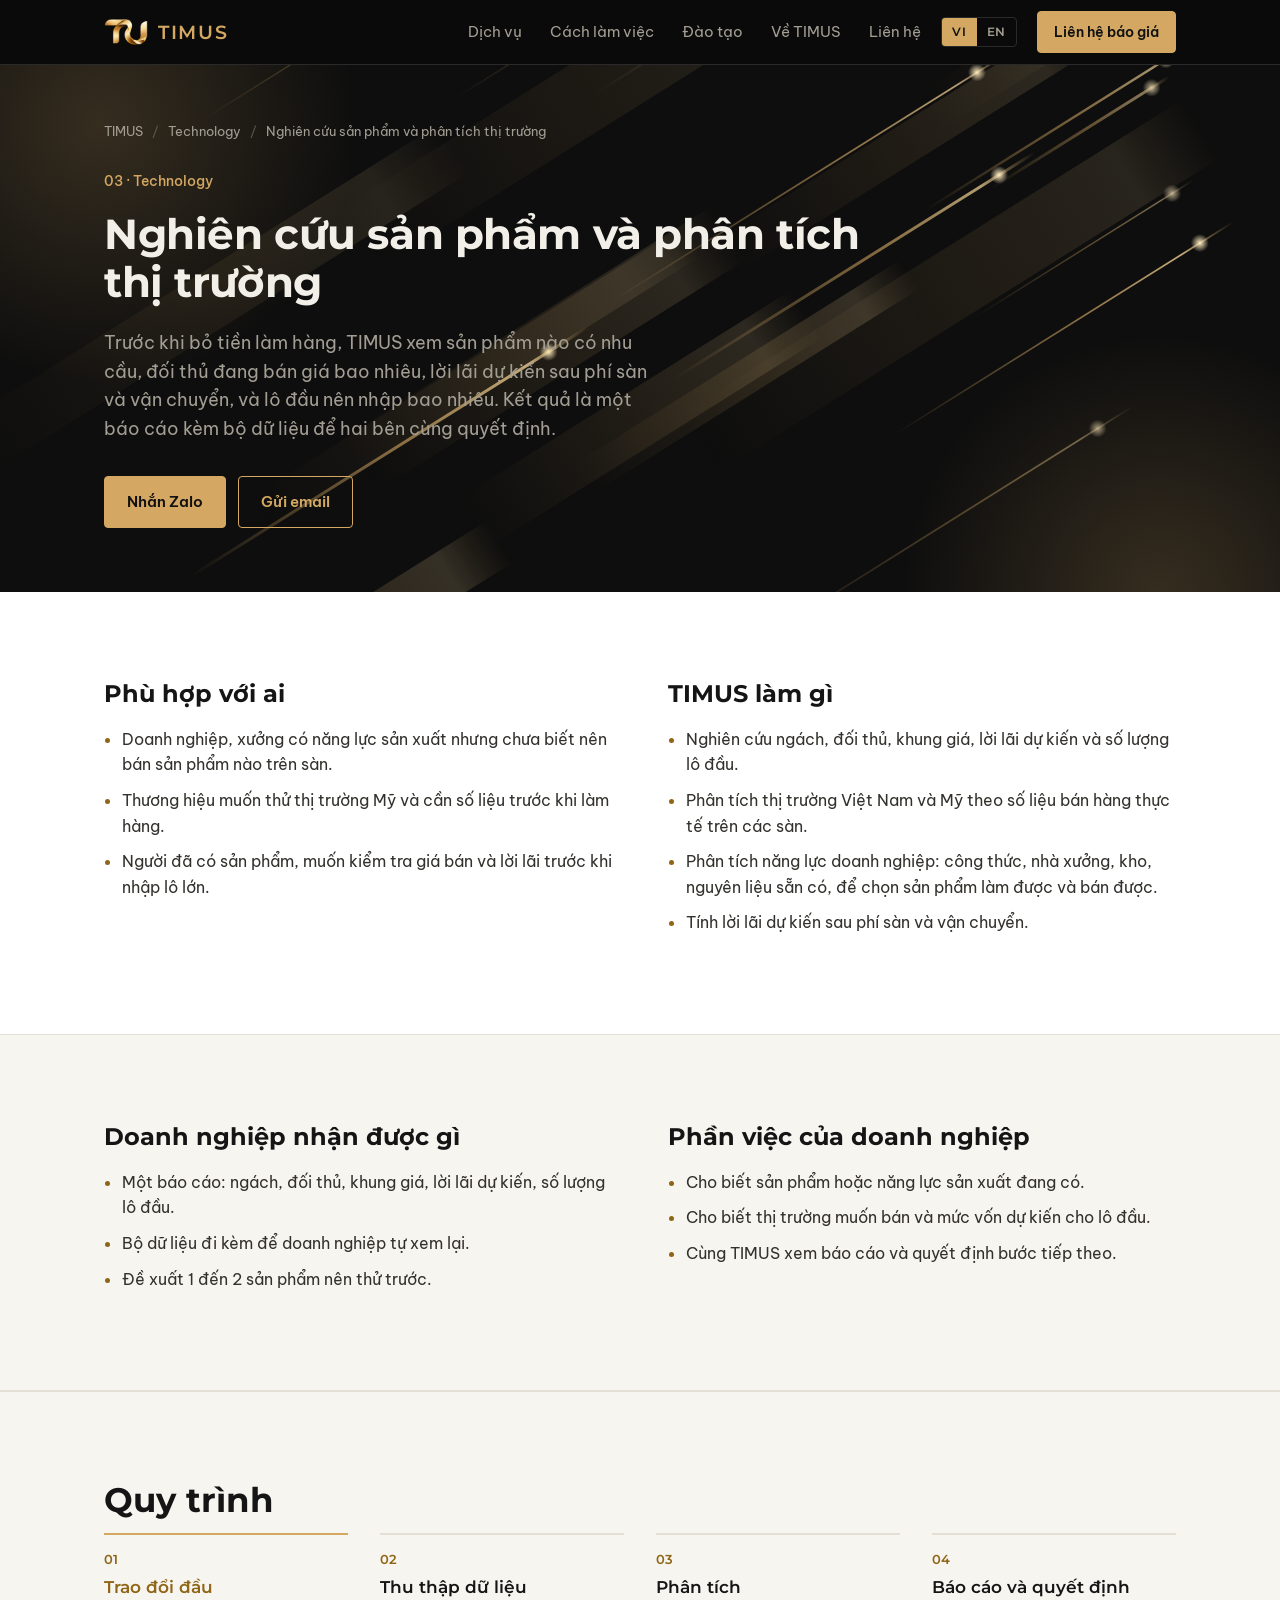
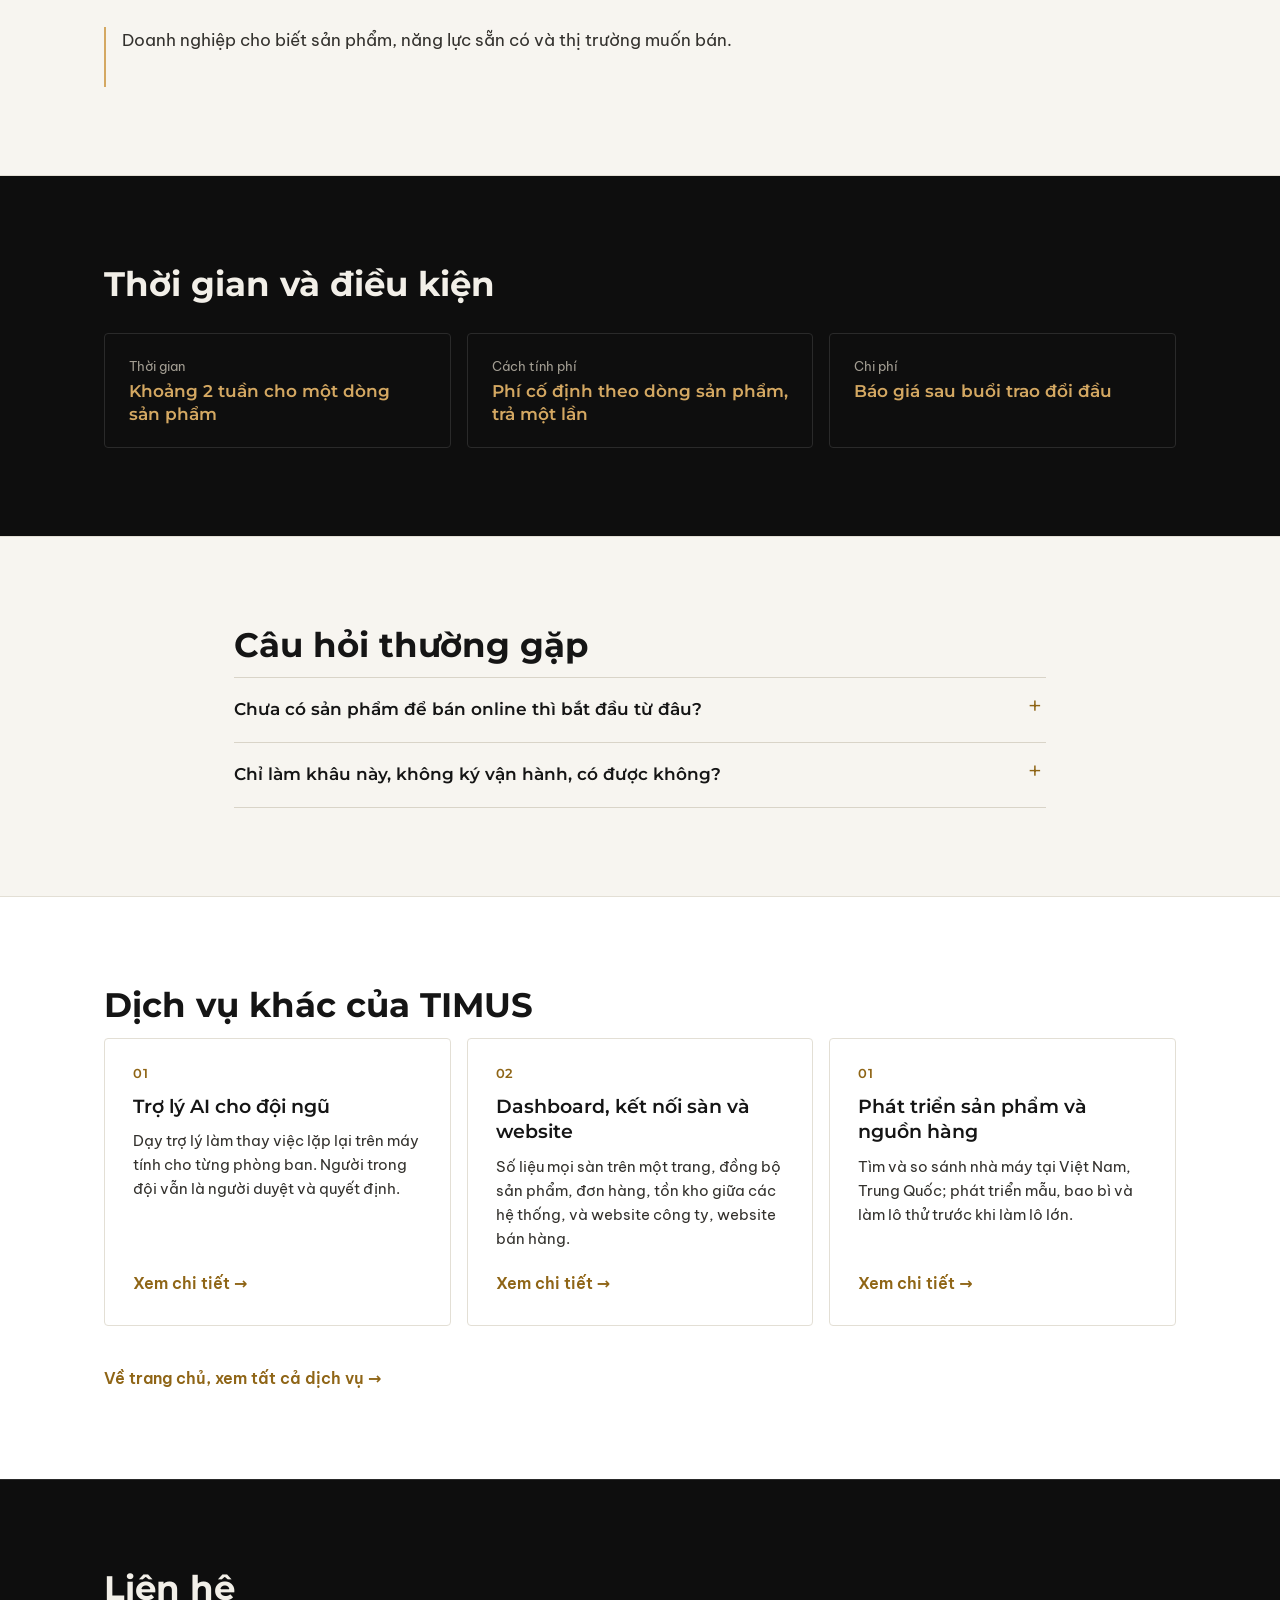
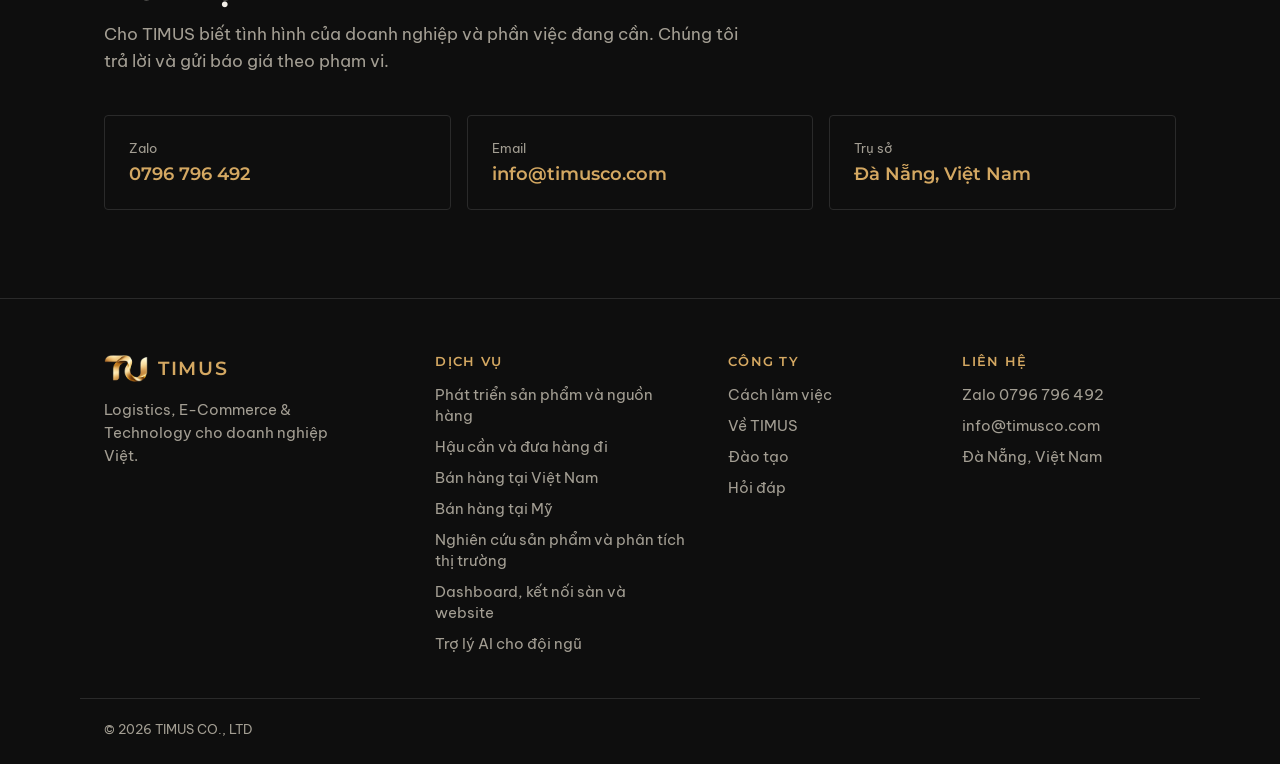
<file: nghien-cuu-san-pham/index.html>
<!doctype html>
<html lang="vi">
<head>
<meta charset="utf-8">
<meta name="viewport" content="width=device-width, initial-scale=1">
<title>Nghiên cứu sản phẩm và phân tích thị trường | TIMUS CO., LTD</title>
<meta name="description" content="TIMUS nghiên cứu ngách, đối thủ, khung giá, lời lãi dự kiến và số lượng lô đầu trên các sàn tại Việt Nam và Mỹ, giao báo cáo kèm bộ dữ liệu trong khoảng 2 tuần.">
<link rel="canonical" href="https://timusco.com/nghien-cuu-san-pham/">
<link rel="icon" type="image/png" href="/assets/favicon.png">
<link rel="apple-touch-icon" href="/assets/apple-touch-icon.png">
<meta property="og:type" content="website">
<meta property="og:url" content="https://timusco.com/nghien-cuu-san-pham/">
<meta property="og:title" content="Nghiên cứu sản phẩm và phân tích thị trường | TIMUS">
<meta property="og:description" content="TIMUS nghiên cứu ngách, đối thủ, khung giá, lời lãi dự kiến và số lượng lô đầu trên các sàn tại Việt Nam và Mỹ, giao báo cáo kèm bộ dữ liệu trong khoảng 2 tuần.">
<meta property="og:image" content="https://timusco.com/assets/og.jpg">
<meta name="theme-color" content="#0B0B0B">
<link rel="preconnect" href="https://fonts.googleapis.com">
<link rel="preconnect" href="https://fonts.gstatic.com" crossorigin>
<link href="https://fonts.googleapis.com/css2?family=Be+Vietnam+Pro:wght@400;500;600&family=Montserrat:wght@500;600;700&display=swap" rel="stylesheet">
<link rel="stylesheet" href="/style.css?v=23">
<script type="application/ld+json">
{"@context": "https://schema.org", "@type": "Service", "name": "Nghiên cứu sản phẩm và phân tích thị trường", "alternateName": "Product research and market analysis", "description": "TIMUS nghiên cứu ngách, đối thủ, khung giá, lời lãi dự kiến và số lượng lô đầu trên các sàn tại Việt Nam và Mỹ, giao báo cáo kèm bộ dữ liệu trong khoảng 2 tuần.", "url": "https://timusco.com/nghien-cuu-san-pham/", "areaServed": ["VN", "US"], "provider": {"@type": "Organization", "name": "TIMUS CO., LTD", "url": "https://timusco.com/"}}
</script>
<script>
  (function () {
    var q = new URLSearchParams(location.search).get('lang');
    var saved = null;
    try { saved = localStorage.getItem('timus-lang'); } catch (e) {}
    var lang = q === 'en' || q === 'vi' ? q : (saved || 'vi');
    document.documentElement.setAttribute('data-lang', lang);
    document.documentElement.lang = lang;
  })();
</script>
</head>
<body class="svc-page">

<header class="top">
  <div class="wrap top-in">
    <a href="/" class="brand" aria-label="TIMUS">
      <img src="/assets/timus-mark.webp" alt="" width="44" height="27">
      <span>TIMUS</span>
    </a>
    <nav class="nav" id="nav" aria-label="Menu">
      <a href="/#dich-vu"><span data-l="vi">Dịch vụ</span><span data-l="en">Services</span></a>
      <a href="/#cach-lam"><span data-l="vi">Cách làm việc</span><span data-l="en">How we work</span></a>
      <a href="/#dao-tao"><span data-l="vi">Đào tạo</span><span data-l="en">Training</span></a>
      <a href="/#ve-timus"><span data-l="vi">Về TIMUS</span><span data-l="en">About</span></a>
      <a href="#lien-he"><span data-l="vi">Liên hệ</span><span data-l="en">Contact</span></a>
    </nav>
    <div class="lang" role="group" aria-label="Ngôn ngữ / Language">
      <button type="button" data-set="vi">VI</button>
      <button type="button" data-set="en">EN</button>
    </div>
    <a class="btn btn-gold btn-sm top-cta" href="#lien-he"><span data-l="vi">Liên hệ báo giá</span><span data-l="en">Get a quote</span></a>
    <button type="button" class="burger" aria-label="Menu" aria-controls="nav" aria-expanded="false"><span></span><span></span><span></span></button>
  </div>
</header>

<main>

<section class="hero pg-hero">
  <canvas id="heroFx" class="hero-fx" aria-hidden="true"></canvas>
  <div class="wrap hero-in one">
    <div>
      <p class="crumb"><a href="/">TIMUS</a> <span>/</span> <a href="/#cong-nghe"><span data-l="vi">Technology</span><span data-l="en">Technology</span></a> <span>/</span> <span data-l="vi">Nghiên cứu sản phẩm và phân tích thị trường</span><span data-l="en">Product research and market analysis</span></p>
      <p class="eyebrow">03 · <span data-l="vi">Technology</span><span data-l="en">Technology</span></p>
      <h1><span data-l="vi">Nghiên cứu sản phẩm và phân tích thị trường</span><span data-l="en">Product research and market analysis</span></h1>
      <p class="lead"><span data-l="vi">Trước khi bỏ tiền làm hàng, TIMUS xem sản phẩm nào có nhu cầu, đối thủ đang bán giá bao nhiêu, lời lãi dự kiến sau phí sàn và vận chuyển, và lô đầu nên nhập bao nhiêu. Kết quả là một báo cáo kèm bộ dữ liệu để hai bên cùng quyết định.</span><span data-l="en">Before any money goes into inventory, TIMUS checks which products have demand, what competitors charge, the projected margin after marketplace fees and shipping, and how big the first order should be. You get a report with the full dataset so we can decide together.</span></p>
      <div class="cta">
        <a class="btn btn-gold" href="https://zalo.me/0796796492" target="_blank" rel="noopener"><span data-l="vi">Nhắn Zalo</span><span data-l="en">Message on Zalo</span></a>
        <a class="btn btn-line" href="mailto:info@timusco.com?subject=TIMUS%20-%20Nghien%20cuu%20san%20pham"><span data-l="vi">Gửi email</span><span data-l="en">Email us</span></a>
      </div>
    </div>
  </div>
</section>
<section class="sec light">
  <div class="wrap pg-two reveal">
    <div>
      <h2 class="h-sm"><span data-l="vi">Phù hợp với ai</span><span data-l="en">Who it is for</span></h2>
      <ul class="safe" data-l="vi"><li>Doanh nghiệp, xưởng có năng lực sản xuất nhưng chưa biết nên bán sản phẩm nào trên sàn.</li><li>Thương hiệu muốn thử thị trường Mỹ và cần số liệu trước khi làm hàng.</li><li>Người đã có sản phẩm, muốn kiểm tra giá bán và lời lãi trước khi nhập lô lớn.</li></ul><ul class="safe" data-l="en"><li>Businesses and factories that can produce but do not yet know which product to sell online.</li><li>Brands that want to test the US market and need data before producing.</li><li>Sellers with a product who want to check price and margin before a large order.</li></ul>
    </div>
    <div>
      <h2 class="h-sm"><span data-l="vi">TIMUS làm gì</span><span data-l="en">What TIMUS does</span></h2>
      <ul class="safe" data-l="vi"><li>Nghiên cứu ngách, đối thủ, khung giá, lời lãi dự kiến và số lượng lô đầu.</li><li>Phân tích thị trường Việt Nam và Mỹ theo số liệu bán hàng thực tế trên các sàn.</li><li>Phân tích năng lực doanh nghiệp: công thức, nhà xưởng, kho, nguyên liệu sẵn có, để chọn sản phẩm làm được và bán được.</li><li>Tính lời lãi dự kiến sau phí sàn và vận chuyển.</li></ul><ul class="safe" data-l="en"><li>Niche, competitor and price research with projected margin and first order quantity.</li><li>Vietnam and US market analysis based on real marketplace sales data.</li><li>Assess what your company already has (formulas, factory, warehouse, raw materials) to pick products you can make and sell.</li><li>Projected margin after marketplace fees and shipping.</li></ul>
      
    </div>
  </div>
</section>
<section class="sec sec-alt light">
  <div class="wrap pg-two reveal">
    <div>
      <h2 class="h-sm"><span data-l="vi">Doanh nghiệp nhận được gì</span><span data-l="en">What you get</span></h2>
      <ul class="safe" data-l="vi"><li>Một báo cáo: ngách, đối thủ, khung giá, lời lãi dự kiến, số lượng lô đầu.</li><li>Bộ dữ liệu đi kèm để doanh nghiệp tự xem lại.</li><li>Đề xuất 1 đến 2 sản phẩm nên thử trước.</li></ul><ul class="safe" data-l="en"><li>A report: niche, competitors, price range, projected margin and first order quantity.</li><li>The full dataset so you can check it yourself.</li><li>A proposal of 1 to 2 products to test first.</li></ul>
    </div>
    <div>
      <h2 class="h-sm"><span data-l="vi">Phần việc của doanh nghiệp</span><span data-l="en">Your part</span></h2>
      <ul class="safe" data-l="vi"><li>Cho biết sản phẩm hoặc năng lực sản xuất đang có.</li><li>Cho biết thị trường muốn bán và mức vốn dự kiến cho lô đầu.</li><li>Cùng TIMUS xem báo cáo và quyết định bước tiếp theo.</li></ul><ul class="safe" data-l="en"><li>Tell us the product or production capacity you have.</li><li>Tell us the target market and the budget planned for the first order.</li><li>Review the report with TIMUS and decide the next step.</li></ul>
    </div>
  </div>
</section>
<section class="sec sec-alt light">
  <div class="wrap" data-steps>
    <h2><span data-l="vi">Quy trình</span><span data-l="en">Process</span></h2>
    <ol class="steps hov">
        <li>
          <b><span data-l="vi">Trao đổi đầu</span><span data-l="en">First call</span></b>
          <p data-l="vi">Doanh nghiệp cho biết sản phẩm, năng lực sẵn có và thị trường muốn bán.</p><p data-l="en">You tell us about your product, existing capacity and target market.</p>
        </li>
        <li>
          <b><span data-l="vi">Thu thập dữ liệu</span><span data-l="en">Collect data</span></b>
          <p data-l="vi">TIMUS lấy số liệu bán hàng thực tế trên các sàn: ngách, đối thủ, giá.</p><p data-l="en">TIMUS gathers real marketplace sales data: niches, competitors, prices.</p>
        </li>
        <li>
          <b><span data-l="vi">Phân tích</span><span data-l="en">Analyse</span></b>
          <p data-l="vi">Tính lời lãi dự kiến sau phí sàn và vận chuyển, ước số lượng lô đầu.</p><p data-l="en">Work out projected margin after fees and shipping, and estimate first order quantity.</p>
        </li>
        <li>
          <b><span data-l="vi">Báo cáo và quyết định</span><span data-l="en">Report and decide</span></b>
          <p data-l="vi">Gửi báo cáo kèm bộ dữ liệu. Hai bên cùng quyết định trước khi bỏ tiền làm hàng.</p><p data-l="en">Deliver the report and dataset. We decide together before any money goes into inventory.</p>
        </li>
    </ol>
    <div class="step-desc" aria-live="polite"></div>
  </div>
</section>
<section class="sec facts">
  <div class="wrap">
    <h2><span data-l="vi">Thời gian và điều kiện</span><span data-l="en">Timeline and terms</span></h2>
    <div class="contact-grid reveal">
      <div class="c-item"><span class="label"><span data-l="vi">Thời gian</span><span data-l="en">Timeline</span></span><span class="val"><span data-l="vi">Khoảng 2 tuần cho một dòng sản phẩm</span><span data-l="en">About 2 weeks per product line</span></span></div>
      <div class="c-item"><span class="label"><span data-l="vi">Cách tính phí</span><span data-l="en">How it is charged</span></span><span class="val"><span data-l="vi">Phí cố định theo dòng sản phẩm, trả một lần</span><span data-l="en">Fixed fee per product line, paid once</span></span></div>
      <div class="c-item"><span class="label"><span data-l="vi">Chi phí</span><span data-l="en">Pricing</span></span><span class="val"><span data-l="vi">Báo giá sau buổi trao đổi đầu</span><span data-l="en">Quoted after a first call</span></span></div>
    </div>
    
  </div>
</section>
<section class="sec sec-alt light">
  <div class="wrap faq">
    <h2><span data-l="vi">Câu hỏi thường gặp</span><span data-l="en">Frequently asked questions</span></h2>
    <div class="qa-list">
      <details class="qa">
        <summary><span data-l="vi">Chưa có sản phẩm để bán online thì bắt đầu từ đâu?</span><span data-l="en">We do not have a product for online sales yet. Where do we start?</span></summary>
        <p data-l="vi">Bắt đầu từ khâu nghiên cứu. TIMUS xem năng lực sẵn có của doanh nghiệp, phân tích thị trường và đề xuất 1 đến 2 sản phẩm để thử trước. Hai bên cùng quyết định rồi mới bỏ tiền làm hàng.</p><p data-l="en">Start with research. We look at what your company can already do, analyse the market and propose 1 to 2 products to test first. We decide together before any money goes into inventory.</p>
      </details>
      <details class="qa">
        <summary><span data-l="vi">Chỉ làm khâu này, không ký vận hành, có được không?</span><span data-l="en">Can we take only this stage without an operations contract?</span></summary>
        <p data-l="vi">Được. Các dịch vụ tách rời nhau, doanh nghiệp chọn khâu nào trả khâu đó.</p><p data-l="en">Yes. Services are separate and you only pay for the stages you choose.</p>
      </details>
    </div>
  </div>
</section>
<section class="sec light">
  <div class="wrap">
    <h2><span data-l="vi">Dịch vụ khác của TIMUS</span><span data-l="en">Other TIMUS services</span></h2>
    <div class="sgrid reveal">
      <a class="scard" href="/tro-ly-ai/">
        <span class="num">01</span>
        <h3><span data-l="vi">Trợ lý AI cho đội ngũ</span><span data-l="en">AI assistants for your team</span></h3>
        <p data-l="vi">Dạy trợ lý làm thay việc lặp lại trên máy tính cho từng phòng ban. Người trong đội vẫn là người duyệt và quyết định.</p><p data-l="en">Teach an assistant to take over repetitive computer work for each department. Your people still review and decide.</p>
        <span class="link"><span data-l="vi">Xem chi tiết</span><span data-l="en">View details</span> →</span>
      </a>
      <a class="scard" href="/dashboard-ket-noi-website/">
        <span class="num">02</span>
        <h3><span data-l="vi">Dashboard, kết nối sàn và website</span><span data-l="en">Dashboards, marketplace sync and websites</span></h3>
        <p data-l="vi">Số liệu mọi sàn trên một trang, đồng bộ sản phẩm, đơn hàng, tồn kho giữa các hệ thống, và website công ty, website bán hàng.</p><p data-l="en">Every channel on one page, products, orders and inventory in sync across systems, plus company websites and online stores.</p>
        <span class="link"><span data-l="vi">Xem chi tiết</span><span data-l="en">View details</span> →</span>
      </a>
      <a class="scard" href="/nguon-hang/">
        <span class="num">01</span>
        <h3><span data-l="vi">Phát triển sản phẩm và nguồn hàng</span><span data-l="en">Product development and sourcing</span></h3>
        <p data-l="vi">Tìm và so sánh nhà máy tại Việt Nam, Trung Quốc; phát triển mẫu, bao bì và làm lô thử trước khi làm lô lớn.</p><p data-l="en">Find and compare factories in Vietnam and China; develop samples and packaging and run a test batch before scaling.</p>
        <span class="link"><span data-l="vi">Xem chi tiết</span><span data-l="en">View details</span> →</span>
      </a>
    </div>
    <p class="t-link"><a class="link" href="/"><span data-l="vi">Về trang chủ, xem tất cả dịch vụ</span><span data-l="en">Back to home, see all services</span> →</a></p>
  </div>
</section>

<section id="lien-he" class="sec contact">
  <div class="wrap">
    <h2><span data-l="vi">Liên hệ</span><span data-l="en">Contact</span></h2>
    <p class="sub"><span data-l="vi">Cho TIMUS biết tình hình của doanh nghiệp và phần việc đang cần. Chúng tôi trả lời và gửi báo giá theo phạm vi.</span><span data-l="en">Tell us about your company and the work you need. We will reply with a scoped quote.</span></p>
    <div class="contact-grid reveal">
      <a class="c-item" href="https://zalo.me/0796796492" target="_blank" rel="noopener"><span class="label">Zalo</span><span class="val">0796 796 492</span></a>
      <a class="c-item" href="mailto:info@timusco.com?subject=TIMUS%20-%20Nghien%20cuu%20san%20pham"><span class="label">Email</span><span class="val">info@timusco.com</span></a>
      <div class="c-item"><span class="label"><span data-l="vi">Trụ sở</span><span data-l="en">Office</span></span><span class="val"><span data-l="vi">Đà Nẵng, Việt Nam</span><span data-l="en">Da Nang, Vietnam</span></span></div>
    </div>
  </div>
</section>

</main>

<a class="fab" href="https://zalo.me/0796796492" target="_blank" rel="noopener" aria-label="Zalo">Zalo</a>

<footer class="foot ft">
  <div class="wrap ft-in">
    <div class="ft-b">
      <a class="brand" href="/"><img src="/assets/timus-mark.webp" alt="" width="34" height="34" loading="lazy"><span>TIMUS</span></a>
      <p><span data-l="vi">Logistics, E-Commerce &amp; Technology cho doanh nghiệp Việt.</span><span data-l="en">Logistics, E-Commerce &amp; Technology for Vietnamese businesses.</span></p>
    </div>
    <nav class="ft-c" aria-label="Dịch vụ">
      <b><span data-l="vi">Dịch vụ</span><span data-l="en">Services</span></b>
      <a href="/nguon-hang/"><span data-l="vi">Phát triển sản phẩm và nguồn hàng</span><span data-l="en">Product development and sourcing</span></a><a href="/hau-can/"><span data-l="vi">Hậu cần và đưa hàng đi</span><span data-l="en">Logistics and fulfillment</span></a><a href="/ban-hang-tai-viet-nam/"><span data-l="vi">Bán hàng tại Việt Nam</span><span data-l="en">Selling in Vietnam</span></a><a href="/ban-hang-tai-my/"><span data-l="vi">Bán hàng tại Mỹ</span><span data-l="en">Selling in the United States</span></a><a href="/nghien-cuu-san-pham/"><span data-l="vi">Nghiên cứu sản phẩm và phân tích thị trường</span><span data-l="en">Product research and market analysis</span></a><a href="/dashboard-ket-noi-website/"><span data-l="vi">Dashboard, kết nối sàn và website</span><span data-l="en">Dashboards, marketplace sync and websites</span></a><a href="/tro-ly-ai/"><span data-l="vi">Trợ lý AI cho đội ngũ</span><span data-l="en">AI assistants for your team</span></a>
    </nav>
    <nav class="ft-c" aria-label="Công ty">
      <b><span data-l="vi">Công ty</span><span data-l="en">Company</span></b>
      <a href="/#cach-lam"><span data-l="vi">Cách làm việc</span><span data-l="en">How we work</span></a>
      <a href="/#ve-timus"><span data-l="vi">Về TIMUS</span><span data-l="en">About TIMUS</span></a>
      <a href="/#dao-tao"><span data-l="vi">Đào tạo</span><span data-l="en">Training</span></a>
      <a href="/#hoi-dap"><span data-l="vi">Hỏi đáp</span><span data-l="en">FAQ</span></a>
    </nav>
    <div class="ft-c">
      <b><span data-l="vi">Liên hệ</span><span data-l="en">Contact</span></b>
      <a href="https://zalo.me/0796796492" target="_blank" rel="noopener">Zalo 0796 796 492</a>
      <a href="mailto:info@timusco.com?subject=TIMUS%20-%20Lien%20he%20bao%20gia">info@timusco.com</a>
      <span><span data-l="vi">Đà Nẵng, Việt Nam</span><span data-l="en">Da Nang, Vietnam</span></span>
    </div>
  </div>
  <div class="wrap ft-end"><span>© 2026 TIMUS CO., LTD</span></div>
</footer>

<script src="/assets/site.js?v=15"></script>
</body>
</html>
</file>
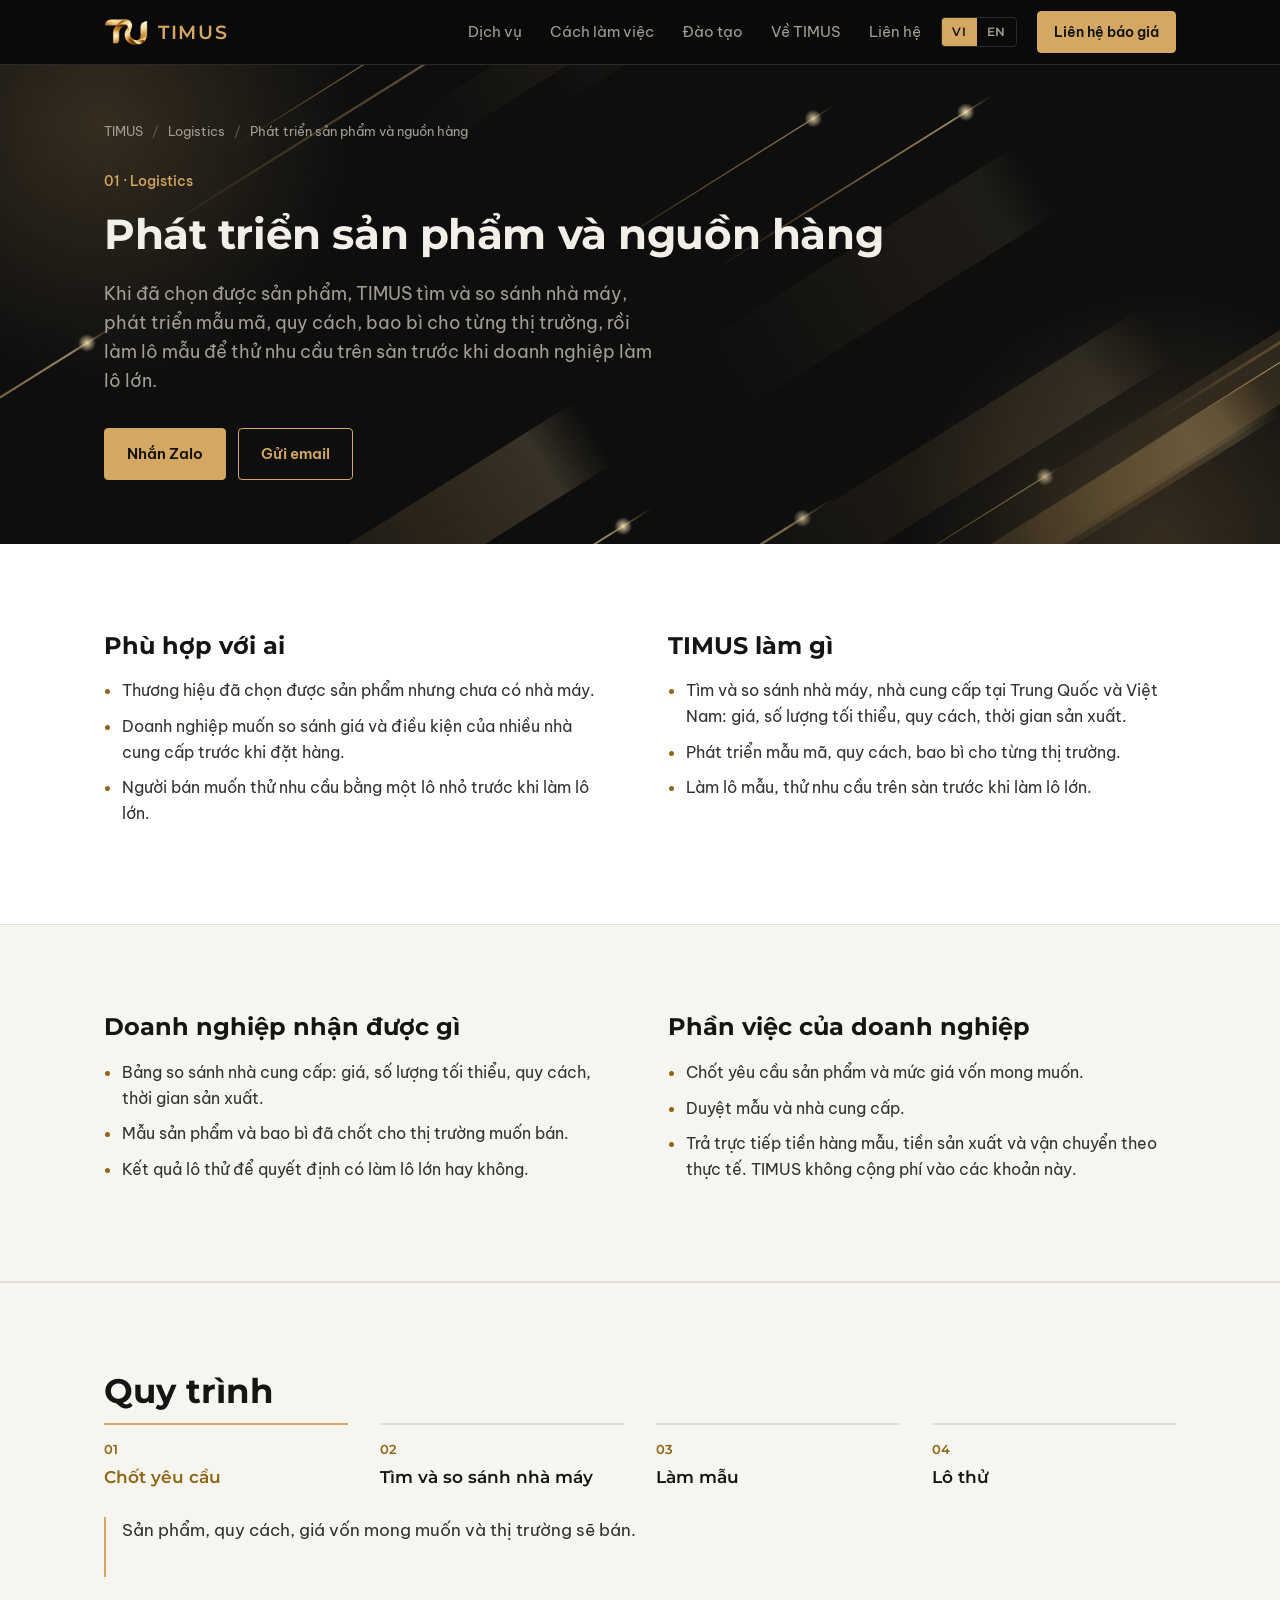
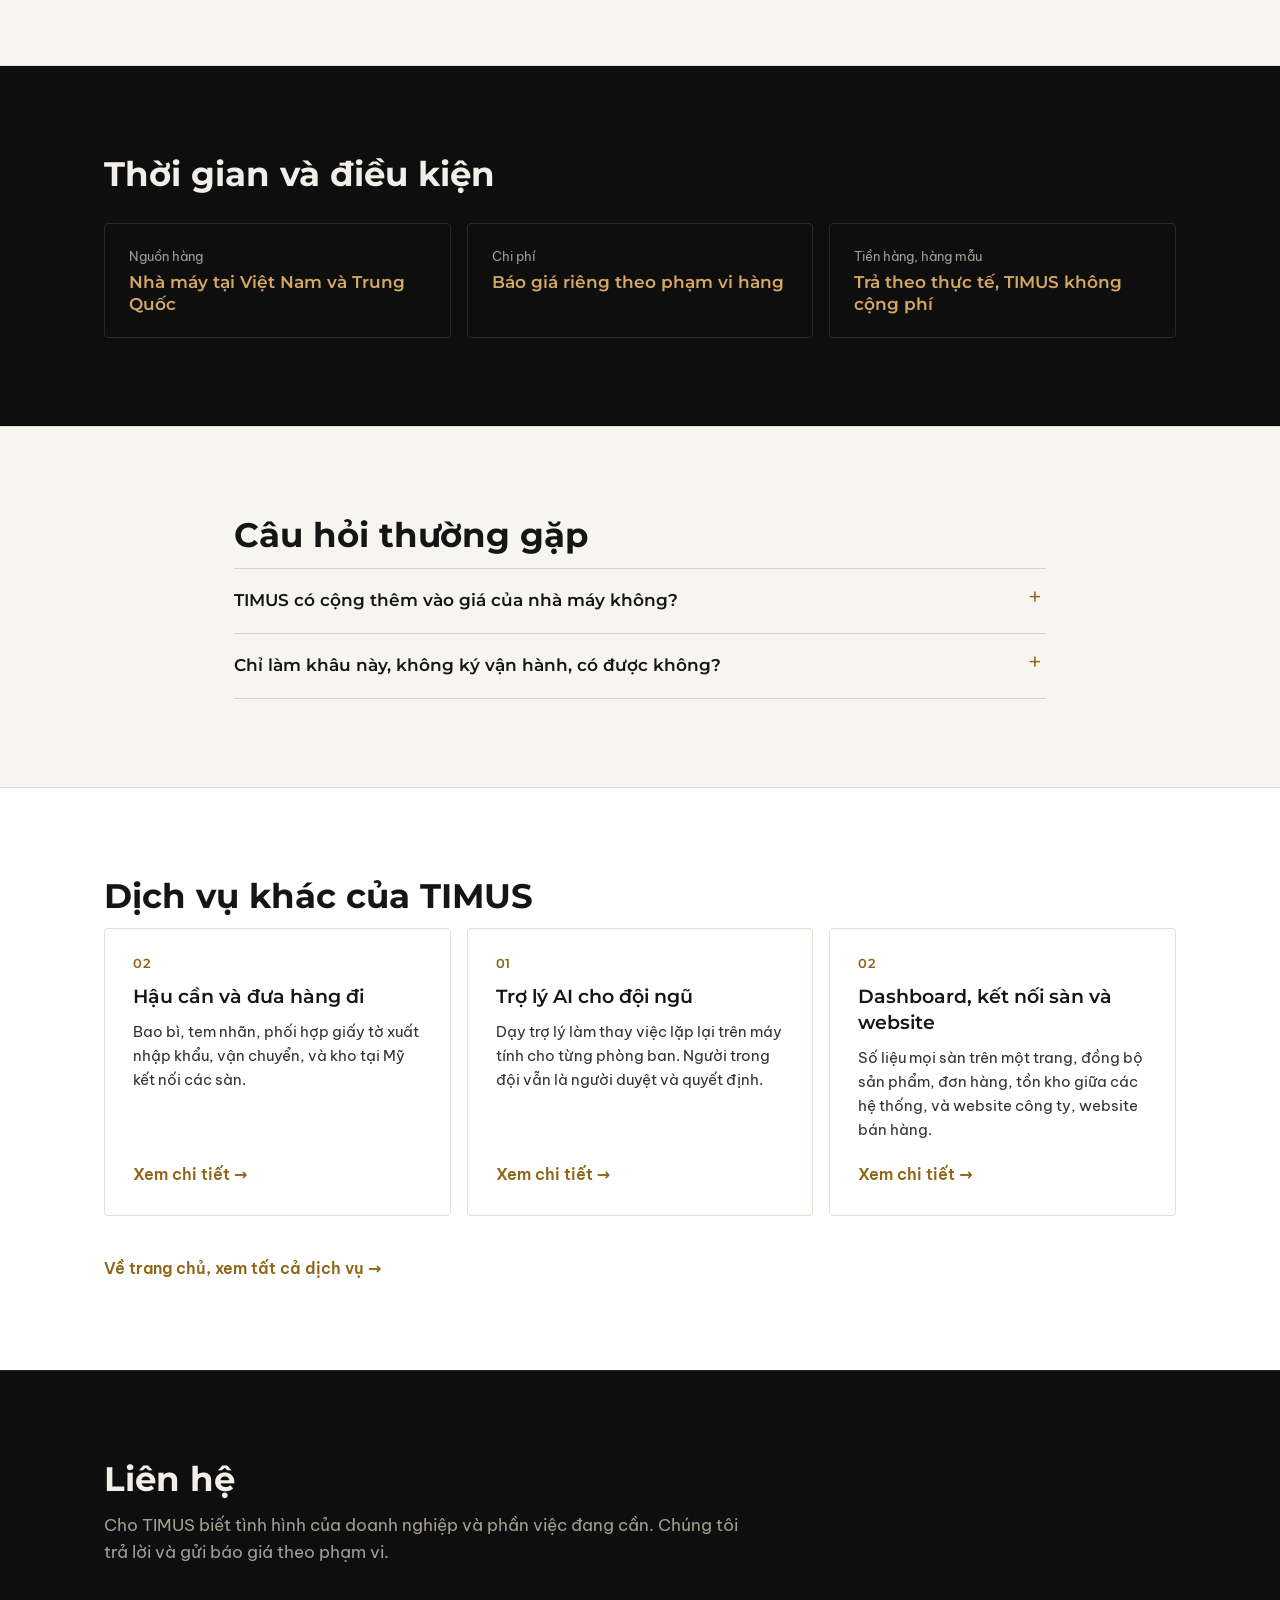
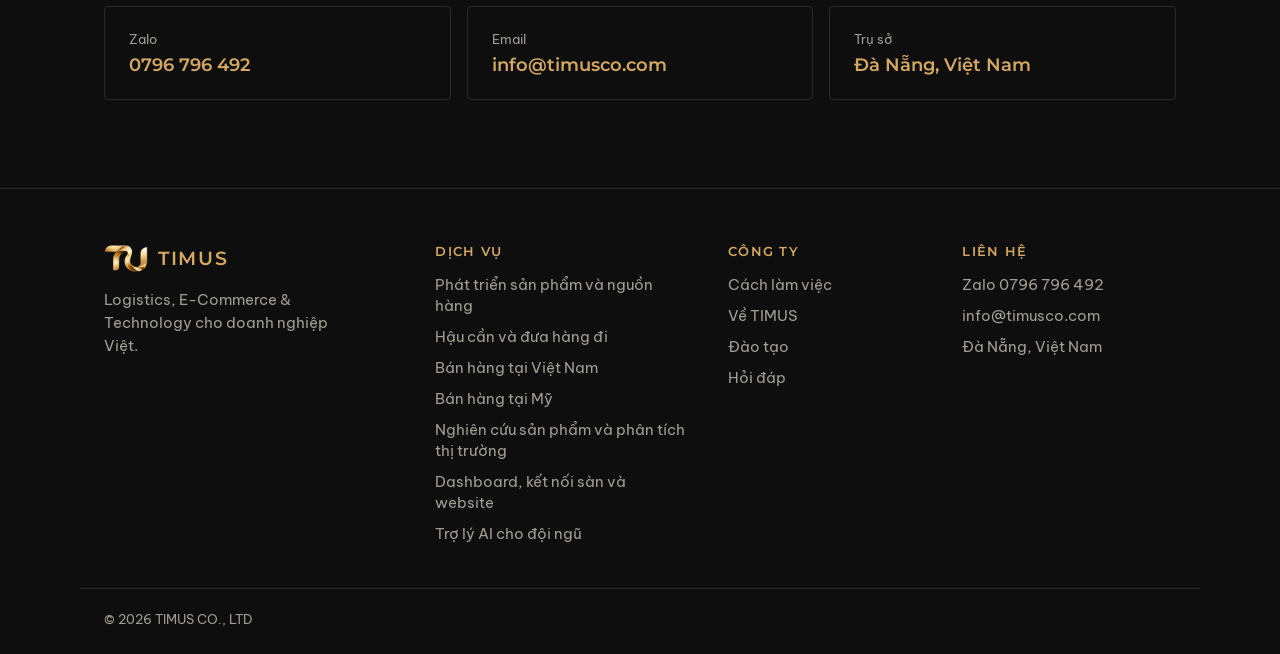
<file: nguon-hang/index.html>
<!doctype html>
<html lang="vi">
<head>
<meta charset="utf-8">
<meta name="viewport" content="width=device-width, initial-scale=1">
<title>Phát triển sản phẩm và nguồn hàng | TIMUS CO., LTD</title>
<meta name="description" content="TIMUS tìm và so sánh nhà máy, nhà cung cấp tại Việt Nam và Trung Quốc, phát triển mẫu mã, bao bì và làm lô thử trước khi doanh nghiệp làm lô lớn.">
<link rel="canonical" href="https://timusco.com/nguon-hang/">
<link rel="icon" type="image/png" href="/assets/favicon.png">
<link rel="apple-touch-icon" href="/assets/apple-touch-icon.png">
<meta property="og:type" content="website">
<meta property="og:url" content="https://timusco.com/nguon-hang/">
<meta property="og:title" content="Phát triển sản phẩm và nguồn hàng | TIMUS">
<meta property="og:description" content="TIMUS tìm và so sánh nhà máy, nhà cung cấp tại Việt Nam và Trung Quốc, phát triển mẫu mã, bao bì và làm lô thử trước khi doanh nghiệp làm lô lớn.">
<meta property="og:image" content="https://timusco.com/assets/og.jpg">
<meta name="theme-color" content="#0B0B0B">
<link rel="preconnect" href="https://fonts.googleapis.com">
<link rel="preconnect" href="https://fonts.gstatic.com" crossorigin>
<link href="https://fonts.googleapis.com/css2?family=Be+Vietnam+Pro:wght@400;500;600&family=Montserrat:wght@500;600;700&display=swap" rel="stylesheet">
<link rel="stylesheet" href="/style.css?v=23">
<script type="application/ld+json">
{"@context": "https://schema.org", "@type": "Service", "name": "Phát triển sản phẩm và nguồn hàng", "alternateName": "Product development and sourcing", "description": "TIMUS tìm và so sánh nhà máy, nhà cung cấp tại Việt Nam và Trung Quốc, phát triển mẫu mã, bao bì và làm lô thử trước khi doanh nghiệp làm lô lớn.", "url": "https://timusco.com/nguon-hang/", "areaServed": ["VN", "US"], "provider": {"@type": "Organization", "name": "TIMUS CO., LTD", "url": "https://timusco.com/"}}
</script>
<script>
  (function () {
    var q = new URLSearchParams(location.search).get('lang');
    var saved = null;
    try { saved = localStorage.getItem('timus-lang'); } catch (e) {}
    var lang = q === 'en' || q === 'vi' ? q : (saved || 'vi');
    document.documentElement.setAttribute('data-lang', lang);
    document.documentElement.lang = lang;
  })();
</script>
</head>
<body class="svc-page">

<header class="top">
  <div class="wrap top-in">
    <a href="/" class="brand" aria-label="TIMUS">
      <img src="/assets/timus-mark.webp" alt="" width="44" height="27">
      <span>TIMUS</span>
    </a>
    <nav class="nav" id="nav" aria-label="Menu">
      <a href="/#dich-vu"><span data-l="vi">Dịch vụ</span><span data-l="en">Services</span></a>
      <a href="/#cach-lam"><span data-l="vi">Cách làm việc</span><span data-l="en">How we work</span></a>
      <a href="/#dao-tao"><span data-l="vi">Đào tạo</span><span data-l="en">Training</span></a>
      <a href="/#ve-timus"><span data-l="vi">Về TIMUS</span><span data-l="en">About</span></a>
      <a href="#lien-he"><span data-l="vi">Liên hệ</span><span data-l="en">Contact</span></a>
    </nav>
    <div class="lang" role="group" aria-label="Ngôn ngữ / Language">
      <button type="button" data-set="vi">VI</button>
      <button type="button" data-set="en">EN</button>
    </div>
    <a class="btn btn-gold btn-sm top-cta" href="#lien-he"><span data-l="vi">Liên hệ báo giá</span><span data-l="en">Get a quote</span></a>
    <button type="button" class="burger" aria-label="Menu" aria-controls="nav" aria-expanded="false"><span></span><span></span><span></span></button>
  </div>
</header>

<main>

<section class="hero pg-hero">
  <canvas id="heroFx" class="hero-fx" aria-hidden="true"></canvas>
  <div class="wrap hero-in one">
    <div>
      <p class="crumb"><a href="/">TIMUS</a> <span>/</span> <a href="/#logistics"><span data-l="vi">Logistics</span><span data-l="en">Logistics</span></a> <span>/</span> <span data-l="vi">Phát triển sản phẩm và nguồn hàng</span><span data-l="en">Product development and sourcing</span></p>
      <p class="eyebrow">01 · <span data-l="vi">Logistics</span><span data-l="en">Logistics</span></p>
      <h1><span data-l="vi">Phát triển sản phẩm và nguồn hàng</span><span data-l="en">Product development and sourcing</span></h1>
      <p class="lead"><span data-l="vi">Khi đã chọn được sản phẩm, TIMUS tìm và so sánh nhà máy, phát triển mẫu mã, quy cách, bao bì cho từng thị trường, rồi làm lô mẫu để thử nhu cầu trên sàn trước khi doanh nghiệp làm lô lớn.</span><span data-l="en">Once the product is chosen, TIMUS finds and compares factories, develops the product spec and packaging for each market, then runs a sample batch to test demand on marketplaces before you commit to a large order.</span></p>
      <div class="cta">
        <a class="btn btn-gold" href="https://zalo.me/0796796492" target="_blank" rel="noopener"><span data-l="vi">Nhắn Zalo</span><span data-l="en">Message on Zalo</span></a>
        <a class="btn btn-line" href="mailto:info@timusco.com?subject=TIMUS%20-%20Nguon%20hang"><span data-l="vi">Gửi email</span><span data-l="en">Email us</span></a>
      </div>
    </div>
  </div>
</section>
<section class="sec light">
  <div class="wrap pg-two reveal">
    <div>
      <h2 class="h-sm"><span data-l="vi">Phù hợp với ai</span><span data-l="en">Who it is for</span></h2>
      <ul class="safe" data-l="vi"><li>Thương hiệu đã chọn được sản phẩm nhưng chưa có nhà máy.</li><li>Doanh nghiệp muốn so sánh giá và điều kiện của nhiều nhà cung cấp trước khi đặt hàng.</li><li>Người bán muốn thử nhu cầu bằng một lô nhỏ trước khi làm lô lớn.</li></ul><ul class="safe" data-l="en"><li>Brands that have picked a product but have no factory yet.</li><li>Companies that want to compare prices and terms from several suppliers before ordering.</li><li>Sellers who want to test demand with a small batch before scaling.</li></ul>
    </div>
    <div>
      <h2 class="h-sm"><span data-l="vi">TIMUS làm gì</span><span data-l="en">What TIMUS does</span></h2>
      <ul class="safe" data-l="vi"><li>Tìm và so sánh nhà máy, nhà cung cấp tại Trung Quốc và Việt Nam: giá, số lượng tối thiểu, quy cách, thời gian sản xuất.</li><li>Phát triển mẫu mã, quy cách, bao bì cho từng thị trường.</li><li>Làm lô mẫu, thử nhu cầu trên sàn trước khi làm lô lớn.</li></ul><ul class="safe" data-l="en"><li>Find and compare factories and suppliers in China and Vietnam: unit cost, MOQ, specs, lead time.</li><li>Develop product specs and packaging for each market.</li><li>Run a sample batch and test demand on marketplaces before scaling.</li></ul>
      
    </div>
  </div>
</section>
<section class="sec sec-alt light">
  <div class="wrap pg-two reveal">
    <div>
      <h2 class="h-sm"><span data-l="vi">Doanh nghiệp nhận được gì</span><span data-l="en">What you get</span></h2>
      <ul class="safe" data-l="vi"><li>Bảng so sánh nhà cung cấp: giá, số lượng tối thiểu, quy cách, thời gian sản xuất.</li><li>Mẫu sản phẩm và bao bì đã chốt cho thị trường muốn bán.</li><li>Kết quả lô thử để quyết định có làm lô lớn hay không.</li></ul><ul class="safe" data-l="en"><li>A supplier comparison: unit cost, MOQ, specs and lead time.</li><li>Agreed product and packaging samples for your target market.</li><li>Test batch results to decide whether to scale.</li></ul>
    </div>
    <div>
      <h2 class="h-sm"><span data-l="vi">Phần việc của doanh nghiệp</span><span data-l="en">Your part</span></h2>
      <ul class="safe" data-l="vi"><li>Chốt yêu cầu sản phẩm và mức giá vốn mong muốn.</li><li>Duyệt mẫu và nhà cung cấp.</li><li>Trả trực tiếp tiền hàng mẫu, tiền sản xuất và vận chuyển theo thực tế. TIMUS không cộng phí vào các khoản này.</li></ul><ul class="safe" data-l="en"><li>Agree on product requirements and target unit cost.</li><li>Approve samples and the supplier.</li><li>Pay sample, production and shipping costs directly at actual cost. TIMUS adds no markup.</li></ul>
    </div>
  </div>
</section>
<section class="sec sec-alt light">
  <div class="wrap" data-steps>
    <h2><span data-l="vi">Quy trình</span><span data-l="en">Process</span></h2>
    <ol class="steps hov">
        <li>
          <b><span data-l="vi">Chốt yêu cầu</span><span data-l="en">Agree on requirements</span></b>
          <p data-l="vi">Sản phẩm, quy cách, giá vốn mong muốn và thị trường sẽ bán.</p><p data-l="en">Product, specs, target unit cost and the market you will sell in.</p>
        </li>
        <li>
          <b><span data-l="vi">Tìm và so sánh nhà máy</span><span data-l="en">Find and compare factories</span></b>
          <p data-l="vi">TIMUS gửi bảng so sánh giá, số lượng tối thiểu, quy cách, thời gian sản xuất.</p><p data-l="en">TIMUS sends a comparison of unit cost, MOQ, specs and lead time.</p>
        </li>
        <li>
          <b><span data-l="vi">Làm mẫu</span><span data-l="en">Sampling</span></b>
          <p data-l="vi">Phát triển mẫu mã, bao bì và chỉnh cho đến khi doanh nghiệp duyệt.</p><p data-l="en">Develop the product and packaging samples and revise until you approve.</p>
        </li>
        <li>
          <b><span data-l="vi">Lô thử</span><span data-l="en">Test batch</span></b>
          <p data-l="vi">Làm một lô nhỏ, thử nhu cầu trên sàn rồi mới quyết định lô lớn.</p><p data-l="en">Produce a small batch, test demand on marketplaces, then decide on scaling.</p>
        </li>
    </ol>
    <div class="step-desc" aria-live="polite"></div>
  </div>
</section>
<section class="sec facts">
  <div class="wrap">
    <h2><span data-l="vi">Thời gian và điều kiện</span><span data-l="en">Timeline and terms</span></h2>
    <div class="contact-grid reveal">
      <div class="c-item"><span class="label"><span data-l="vi">Nguồn hàng</span><span data-l="en">Sourcing</span></span><span class="val"><span data-l="vi">Nhà máy tại Việt Nam và Trung Quốc</span><span data-l="en">Factories in Vietnam and China</span></span></div>
      <div class="c-item"><span class="label"><span data-l="vi">Chi phí</span><span data-l="en">Pricing</span></span><span class="val"><span data-l="vi">Báo giá riêng theo phạm vi hàng</span><span data-l="en">Quoted separately per scope</span></span></div>
      <div class="c-item"><span class="label"><span data-l="vi">Tiền hàng, hàng mẫu</span><span data-l="en">Goods and samples</span></span><span class="val"><span data-l="vi">Trả theo thực tế, TIMUS không cộng phí</span><span data-l="en">Paid at actual cost, no markup</span></span></div>
    </div>
    
  </div>
</section>
<section class="sec sec-alt light">
  <div class="wrap faq">
    <h2><span data-l="vi">Câu hỏi thường gặp</span><span data-l="en">Frequently asked questions</span></h2>
    <div class="qa-list">
      <details class="qa">
        <summary><span data-l="vi">TIMUS có cộng thêm vào giá của nhà máy không?</span><span data-l="en">Does TIMUS add a margin on the factory's price?</span></summary>
        <p data-l="vi">Không. Tiền hàng mẫu, tiền sản xuất và vận chuyển doanh nghiệp trả trực tiếp theo thực tế. TIMUS chỉ thu phí dịch vụ ghi trong báo giá.</p><p data-l="en">No. You pay sample, production and shipping costs directly at actual cost. TIMUS only charges the service fee stated in the quote.</p>
      </details>
      <details class="qa">
        <summary><span data-l="vi">Chỉ làm khâu này, không ký vận hành, có được không?</span><span data-l="en">Can we take only this stage without an operations contract?</span></summary>
        <p data-l="vi">Được. Các dịch vụ tách rời nhau, doanh nghiệp chọn khâu nào trả khâu đó.</p><p data-l="en">Yes. Services are separate and you only pay for the stages you choose.</p>
      </details>
    </div>
  </div>
</section>
<section class="sec light">
  <div class="wrap">
    <h2><span data-l="vi">Dịch vụ khác của TIMUS</span><span data-l="en">Other TIMUS services</span></h2>
    <div class="sgrid reveal">
      <a class="scard" href="/hau-can/">
        <span class="num">02</span>
        <h3><span data-l="vi">Hậu cần và đưa hàng đi</span><span data-l="en">Logistics and fulfillment</span></h3>
        <p data-l="vi">Bao bì, tem nhãn, phối hợp giấy tờ xuất nhập khẩu, vận chuyển, và kho tại Mỹ kết nối các sàn.</p><p data-l="en">Packaging, labels, export and import paperwork, shipping, and a US warehouse connected to marketplaces.</p>
        <span class="link"><span data-l="vi">Xem chi tiết</span><span data-l="en">View details</span> →</span>
      </a>
      <a class="scard" href="/tro-ly-ai/">
        <span class="num">01</span>
        <h3><span data-l="vi">Trợ lý AI cho đội ngũ</span><span data-l="en">AI assistants for your team</span></h3>
        <p data-l="vi">Dạy trợ lý làm thay việc lặp lại trên máy tính cho từng phòng ban. Người trong đội vẫn là người duyệt và quyết định.</p><p data-l="en">Teach an assistant to take over repetitive computer work for each department. Your people still review and decide.</p>
        <span class="link"><span data-l="vi">Xem chi tiết</span><span data-l="en">View details</span> →</span>
      </a>
      <a class="scard" href="/dashboard-ket-noi-website/">
        <span class="num">02</span>
        <h3><span data-l="vi">Dashboard, kết nối sàn và website</span><span data-l="en">Dashboards, marketplace sync and websites</span></h3>
        <p data-l="vi">Số liệu mọi sàn trên một trang, đồng bộ sản phẩm, đơn hàng, tồn kho giữa các hệ thống, và website công ty, website bán hàng.</p><p data-l="en">Every channel on one page, products, orders and inventory in sync across systems, plus company websites and online stores.</p>
        <span class="link"><span data-l="vi">Xem chi tiết</span><span data-l="en">View details</span> →</span>
      </a>
    </div>
    <p class="t-link"><a class="link" href="/"><span data-l="vi">Về trang chủ, xem tất cả dịch vụ</span><span data-l="en">Back to home, see all services</span> →</a></p>
  </div>
</section>

<section id="lien-he" class="sec contact">
  <div class="wrap">
    <h2><span data-l="vi">Liên hệ</span><span data-l="en">Contact</span></h2>
    <p class="sub"><span data-l="vi">Cho TIMUS biết tình hình của doanh nghiệp và phần việc đang cần. Chúng tôi trả lời và gửi báo giá theo phạm vi.</span><span data-l="en">Tell us about your company and the work you need. We will reply with a scoped quote.</span></p>
    <div class="contact-grid reveal">
      <a class="c-item" href="https://zalo.me/0796796492" target="_blank" rel="noopener"><span class="label">Zalo</span><span class="val">0796 796 492</span></a>
      <a class="c-item" href="mailto:info@timusco.com?subject=TIMUS%20-%20Nguon%20hang"><span class="label">Email</span><span class="val">info@timusco.com</span></a>
      <div class="c-item"><span class="label"><span data-l="vi">Trụ sở</span><span data-l="en">Office</span></span><span class="val"><span data-l="vi">Đà Nẵng, Việt Nam</span><span data-l="en">Da Nang, Vietnam</span></span></div>
    </div>
  </div>
</section>

</main>

<a class="fab" href="https://zalo.me/0796796492" target="_blank" rel="noopener" aria-label="Zalo">Zalo</a>

<footer class="foot ft">
  <div class="wrap ft-in">
    <div class="ft-b">
      <a class="brand" href="/"><img src="/assets/timus-mark.webp" alt="" width="34" height="34" loading="lazy"><span>TIMUS</span></a>
      <p><span data-l="vi">Logistics, E-Commerce &amp; Technology cho doanh nghiệp Việt.</span><span data-l="en">Logistics, E-Commerce &amp; Technology for Vietnamese businesses.</span></p>
    </div>
    <nav class="ft-c" aria-label="Dịch vụ">
      <b><span data-l="vi">Dịch vụ</span><span data-l="en">Services</span></b>
      <a href="/nguon-hang/"><span data-l="vi">Phát triển sản phẩm và nguồn hàng</span><span data-l="en">Product development and sourcing</span></a><a href="/hau-can/"><span data-l="vi">Hậu cần và đưa hàng đi</span><span data-l="en">Logistics and fulfillment</span></a><a href="/ban-hang-tai-viet-nam/"><span data-l="vi">Bán hàng tại Việt Nam</span><span data-l="en">Selling in Vietnam</span></a><a href="/ban-hang-tai-my/"><span data-l="vi">Bán hàng tại Mỹ</span><span data-l="en">Selling in the United States</span></a><a href="/nghien-cuu-san-pham/"><span data-l="vi">Nghiên cứu sản phẩm và phân tích thị trường</span><span data-l="en">Product research and market analysis</span></a><a href="/dashboard-ket-noi-website/"><span data-l="vi">Dashboard, kết nối sàn và website</span><span data-l="en">Dashboards, marketplace sync and websites</span></a><a href="/tro-ly-ai/"><span data-l="vi">Trợ lý AI cho đội ngũ</span><span data-l="en">AI assistants for your team</span></a>
    </nav>
    <nav class="ft-c" aria-label="Công ty">
      <b><span data-l="vi">Công ty</span><span data-l="en">Company</span></b>
      <a href="/#cach-lam"><span data-l="vi">Cách làm việc</span><span data-l="en">How we work</span></a>
      <a href="/#ve-timus"><span data-l="vi">Về TIMUS</span><span data-l="en">About TIMUS</span></a>
      <a href="/#dao-tao"><span data-l="vi">Đào tạo</span><span data-l="en">Training</span></a>
      <a href="/#hoi-dap"><span data-l="vi">Hỏi đáp</span><span data-l="en">FAQ</span></a>
    </nav>
    <div class="ft-c">
      <b><span data-l="vi">Liên hệ</span><span data-l="en">Contact</span></b>
      <a href="https://zalo.me/0796796492" target="_blank" rel="noopener">Zalo 0796 796 492</a>
      <a href="mailto:info@timusco.com?subject=TIMUS%20-%20Lien%20he%20bao%20gia">info@timusco.com</a>
      <span><span data-l="vi">Đà Nẵng, Việt Nam</span><span data-l="en">Da Nang, Vietnam</span></span>
    </div>
  </div>
  <div class="wrap ft-end"><span>© 2026 TIMUS CO., LTD</span></div>
</footer>

<script src="/assets/site.js?v=15"></script>
</body>
</html>
</file>
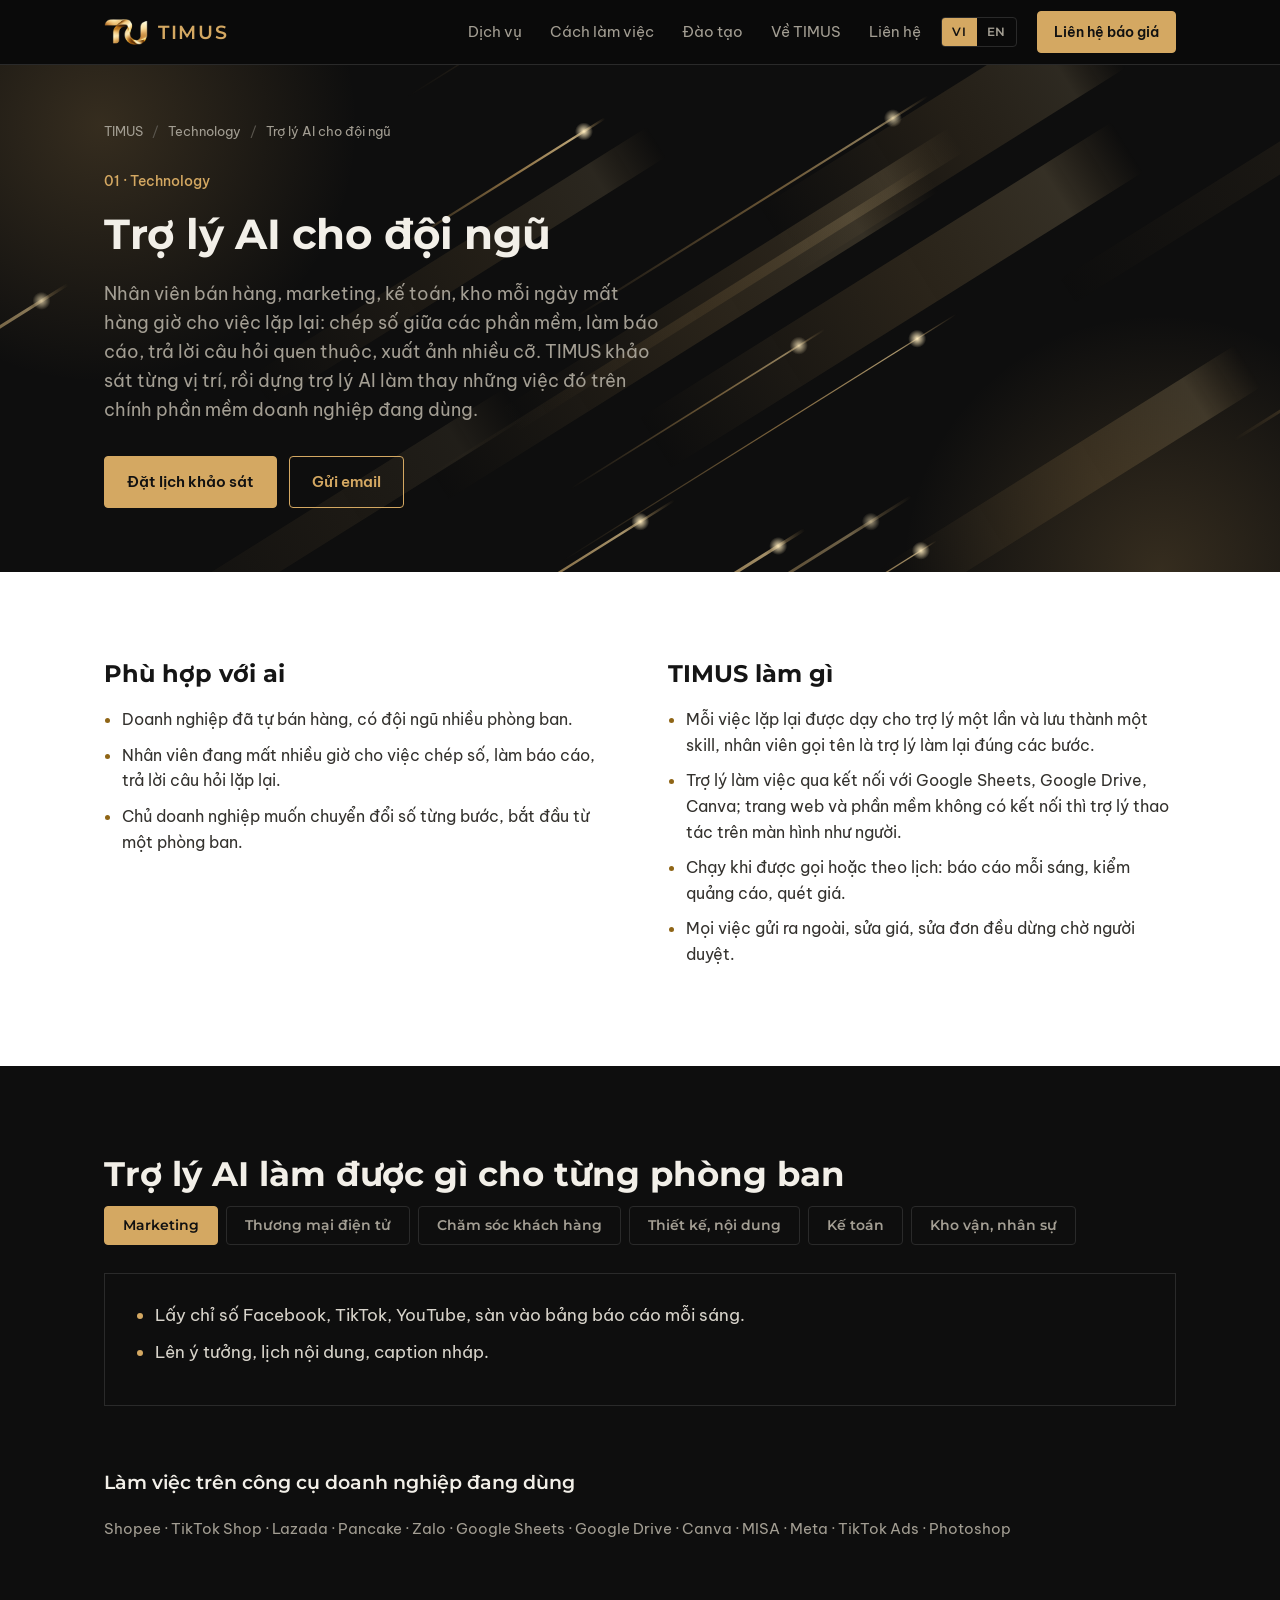
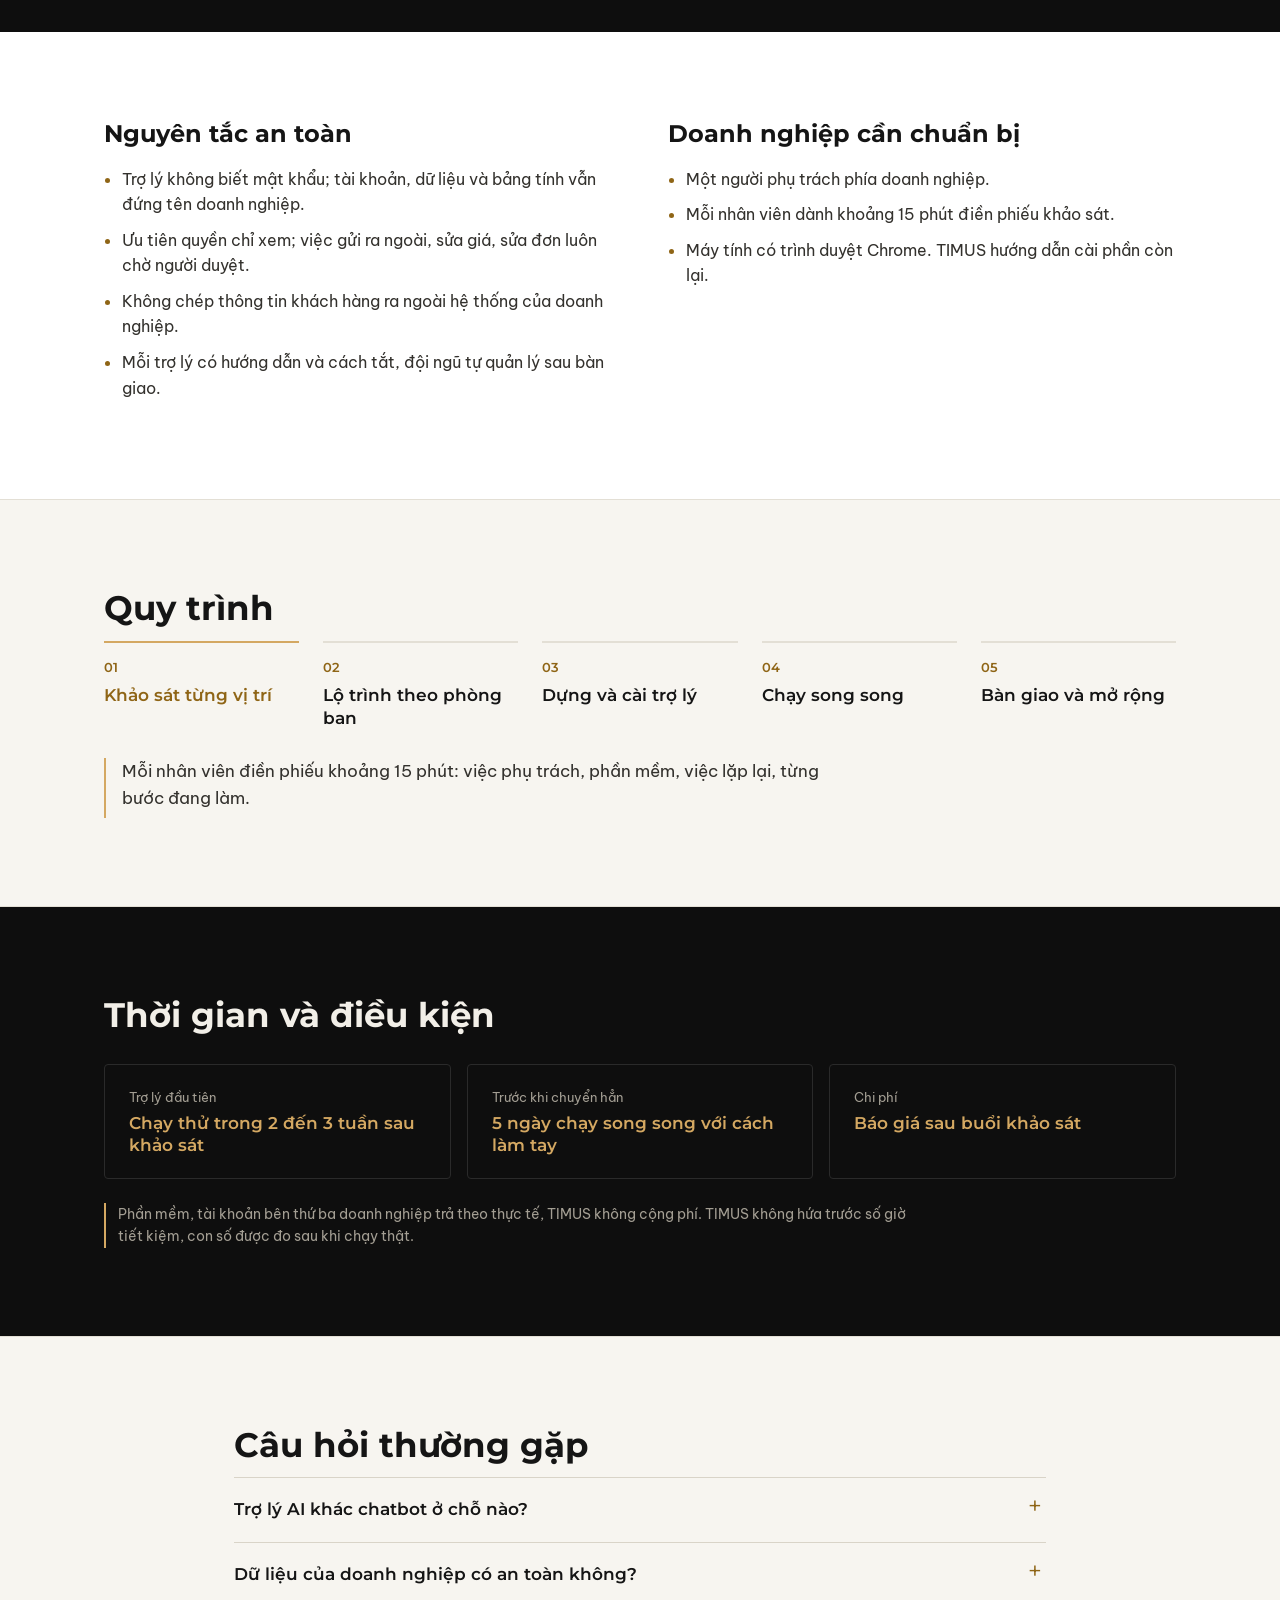
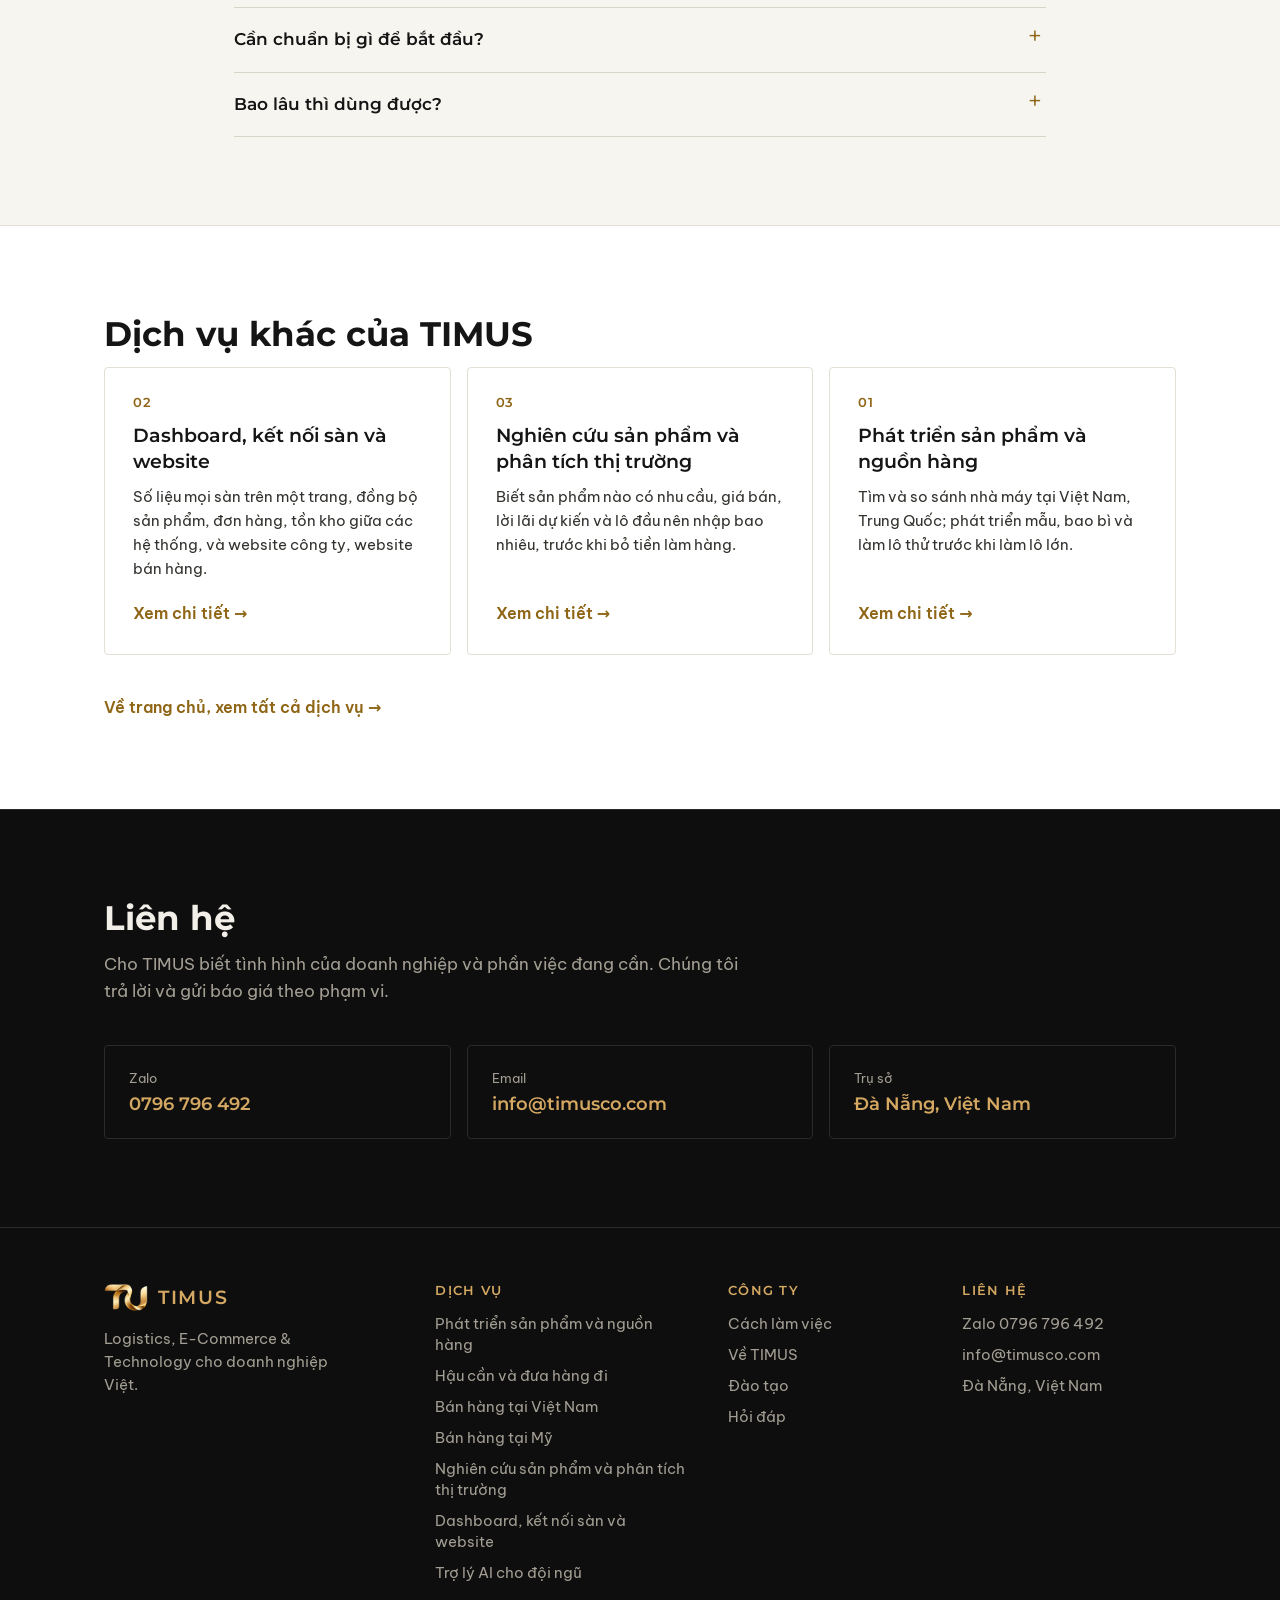
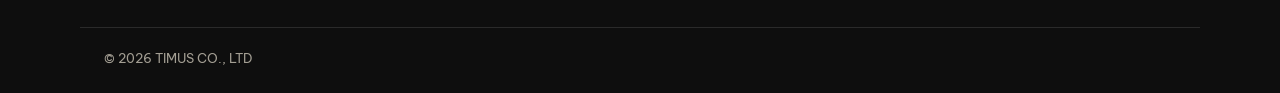
<file: tro-ly-ai/index.html>
<!doctype html>
<html lang="vi">
<head>
<meta charset="utf-8">
<meta name="viewport" content="width=device-width, initial-scale=1">
<title>Trợ lý AI cho đội ngũ | TIMUS CO., LTD</title>
<meta name="description" content="Trợ lý AI làm thay việc lặp lại trên máy tính cho từng phòng ban: báo cáo, chép số liệu, soạn câu trả lời, xuất ảnh. TIMUS khảo sát, dựng, chạy song song rồi bàn giao.">
<link rel="canonical" href="https://timusco.com/tro-ly-ai/">
<link rel="icon" type="image/png" href="/assets/favicon.png">
<link rel="apple-touch-icon" href="/assets/apple-touch-icon.png">
<meta property="og:type" content="website">
<meta property="og:url" content="https://timusco.com/tro-ly-ai/">
<meta property="og:title" content="Trợ lý AI cho đội ngũ | TIMUS">
<meta property="og:description" content="Trợ lý AI làm thay việc lặp lại trên máy tính cho từng phòng ban: báo cáo, chép số liệu, soạn câu trả lời, xuất ảnh. TIMUS khảo sát, dựng, chạy song song rồi bàn giao.">
<meta property="og:image" content="https://timusco.com/assets/og.jpg">
<meta name="theme-color" content="#0B0B0B">
<link rel="preconnect" href="https://fonts.googleapis.com">
<link rel="preconnect" href="https://fonts.gstatic.com" crossorigin>
<link href="https://fonts.googleapis.com/css2?family=Be+Vietnam+Pro:wght@400;500;600&family=Montserrat:wght@500;600;700&display=swap" rel="stylesheet">
<link rel="stylesheet" href="/style.css?v=23">
<script type="application/ld+json">
{"@context": "https://schema.org", "@type": "Service", "name": "Trợ lý AI cho đội ngũ", "alternateName": "AI assistants for your team", "description": "Trợ lý AI làm thay việc lặp lại trên máy tính cho từng phòng ban: báo cáo, chép số liệu, soạn câu trả lời, xuất ảnh. TIMUS khảo sát, dựng, chạy song song rồi bàn giao.", "url": "https://timusco.com/tro-ly-ai/", "areaServed": ["VN", "US"], "provider": {"@type": "Organization", "name": "TIMUS CO., LTD", "url": "https://timusco.com/"}}
</script>
<script>
  (function () {
    var q = new URLSearchParams(location.search).get('lang');
    var saved = null;
    try { saved = localStorage.getItem('timus-lang'); } catch (e) {}
    var lang = q === 'en' || q === 'vi' ? q : (saved || 'vi');
    document.documentElement.setAttribute('data-lang', lang);
    document.documentElement.lang = lang;
  })();
</script>
</head>
<body class="svc-page">

<header class="top">
  <div class="wrap top-in">
    <a href="/" class="brand" aria-label="TIMUS">
      <img src="/assets/timus-mark.webp" alt="" width="44" height="27">
      <span>TIMUS</span>
    </a>
    <nav class="nav" id="nav" aria-label="Menu">
      <a href="/#dich-vu"><span data-l="vi">Dịch vụ</span><span data-l="en">Services</span></a>
      <a href="/#cach-lam"><span data-l="vi">Cách làm việc</span><span data-l="en">How we work</span></a>
      <a href="/#dao-tao"><span data-l="vi">Đào tạo</span><span data-l="en">Training</span></a>
      <a href="/#ve-timus"><span data-l="vi">Về TIMUS</span><span data-l="en">About</span></a>
      <a href="#lien-he"><span data-l="vi">Liên hệ</span><span data-l="en">Contact</span></a>
    </nav>
    <div class="lang" role="group" aria-label="Ngôn ngữ / Language">
      <button type="button" data-set="vi">VI</button>
      <button type="button" data-set="en">EN</button>
    </div>
    <a class="btn btn-gold btn-sm top-cta" href="#lien-he"><span data-l="vi">Liên hệ báo giá</span><span data-l="en">Get a quote</span></a>
    <button type="button" class="burger" aria-label="Menu" aria-controls="nav" aria-expanded="false"><span></span><span></span><span></span></button>
  </div>
</header>

<main>

<section class="hero pg-hero">
  <canvas id="heroFx" class="hero-fx" aria-hidden="true"></canvas>
  <div class="wrap hero-in one">
    <div>
      <p class="crumb"><a href="/">TIMUS</a> <span>/</span> <a href="/#cong-nghe"><span data-l="vi">Technology</span><span data-l="en">Technology</span></a> <span>/</span> <span data-l="vi">Trợ lý AI cho đội ngũ</span><span data-l="en">AI assistants for your team</span></p>
      <p class="eyebrow">01 · <span data-l="vi">Technology</span><span data-l="en">Technology</span></p>
      <h1><span data-l="vi">Trợ lý AI cho đội ngũ</span><span data-l="en">AI assistants for your team</span></h1>
      <p class="lead"><span data-l="vi">Nhân viên bán hàng, marketing, kế toán, kho mỗi ngày mất hàng giờ cho việc lặp lại: chép số giữa các phần mềm, làm báo cáo, trả lời câu hỏi quen thuộc, xuất ảnh nhiều cỡ. TIMUS khảo sát từng vị trí, rồi dựng trợ lý AI làm thay những việc đó trên chính phần mềm doanh nghiệp đang dùng.</span><span data-l="en">Sales, marketing, accounting and warehouse staff lose hours every day to repetitive work: copying numbers between tools, building reports, answering the same questions, exporting images in many sizes. TIMUS surveys each role, then builds AI assistants that do this work inside the software your team already uses.</span></p>
      <div class="cta">
        <a class="btn btn-gold" href="https://zalo.me/0796796492" target="_blank" rel="noopener"><span data-l="vi">Đặt lịch khảo sát</span><span data-l="en">Book a survey</span></a>
        <a class="btn btn-line" href="mailto:info@timusco.com?subject=TIMUS%20-%20Tro%20ly%20AI%20cho%20doanh%20nghiep"><span data-l="vi">Gửi email</span><span data-l="en">Email us</span></a>
      </div>
    </div>
  </div>
</section>
<section class="sec light">
  <div class="wrap pg-two reveal">
    <div>
      <h2 class="h-sm"><span data-l="vi">Phù hợp với ai</span><span data-l="en">Who it is for</span></h2>
      <ul class="safe" data-l="vi"><li>Doanh nghiệp đã tự bán hàng, có đội ngũ nhiều phòng ban.</li><li>Nhân viên đang mất nhiều giờ cho việc chép số, làm báo cáo, trả lời câu hỏi lặp lại.</li><li>Chủ doanh nghiệp muốn chuyển đổi số từng bước, bắt đầu từ một phòng ban.</li></ul><ul class="safe" data-l="en"><li>Companies that already sell on their own and have several departments.</li><li>Teams losing hours to copying numbers, building reports and answering repeated questions.</li><li>Owners who want to digitise step by step, starting with one department.</li></ul>
    </div>
    <div>
      <h2 class="h-sm"><span data-l="vi">TIMUS làm gì</span><span data-l="en">What TIMUS does</span></h2>
      <ul class="safe" data-l="vi"><li>Mỗi việc lặp lại được dạy cho trợ lý một lần và lưu thành một skill, nhân viên gọi tên là trợ lý làm lại đúng các bước.</li><li>Trợ lý làm việc qua kết nối với Google Sheets, Google Drive, Canva; trang web và phần mềm không có kết nối thì trợ lý thao tác trên màn hình như người.</li><li>Chạy khi được gọi hoặc theo lịch: báo cáo mỗi sáng, kiểm quảng cáo, quét giá.</li><li>Mọi việc gửi ra ngoài, sửa giá, sửa đơn đều dừng chờ người duyệt.</li></ul><ul class="safe" data-l="en"><li>Each repetitive task is taught to the assistant once and saved as a skill; staff call it by name and the assistant repeats the exact steps.</li><li>The assistant works through connections to Google Sheets, Google Drive and Canva; for websites and software without a connection, it operates the screen the way a person does.</li><li>Runs on request or on a schedule: morning reports, ad checks, price scans.</li><li>Anything sent outside, any price or order change, waits for a person to approve.</li></ul>
      
    </div>
  </div>
</section>
<section class="sec tech">
  <div class="wrap">
    <h2><span data-l="vi">Trợ lý AI làm được gì cho từng phòng ban</span><span data-l="en">What an AI assistant does for each department</span></h2>
    <div class="tabs reveal" data-tabs data-hover>
      <div class="tab-row" role="tablist">
        <button type="button" class="tab on" data-tab="d0" role="tab" aria-selected="true"><span data-l="vi">Marketing</span><span data-l="en">Marketing</span></button>
        <button type="button" class="tab" data-tab="d1" role="tab" aria-selected="false"><span data-l="vi">Thương mại điện tử</span><span data-l="en">E-commerce</span></button>
        <button type="button" class="tab" data-tab="d2" role="tab" aria-selected="false"><span data-l="vi">Chăm sóc khách hàng</span><span data-l="en">Customer service</span></button>
        <button type="button" class="tab" data-tab="d3" role="tab" aria-selected="false"><span data-l="vi">Thiết kế, nội dung</span><span data-l="en">Design and content</span></button>
        <button type="button" class="tab" data-tab="d4" role="tab" aria-selected="false"><span data-l="vi">Kế toán</span><span data-l="en">Accounting</span></button>
        <button type="button" class="tab" data-tab="d5" role="tab" aria-selected="false"><span data-l="vi">Kho vận, nhân sự</span><span data-l="en">Warehouse and HR</span></button>
      </div>
      <div class="tab-p dept-p on" data-panel="d0" role="tabpanel"><ul data-l="vi"><li>Lấy chỉ số Facebook, TikTok, YouTube, sàn vào bảng báo cáo mỗi sáng.</li><li>Lên ý tưởng, lịch nội dung, caption nháp.</li></ul><ul data-l="en"><li>Pull Facebook, TikTok, YouTube and marketplace metrics into the report every morning.</li><li>Draft content ideas, calendars and captions.</li></ul></div>
      <div class="tab-p dept-p" data-panel="d1" role="tabpanel"><ul data-l="vi"><li>Quét gian hàng bán dưới giá, theo dõi giá và chương trình của đối thủ.</li><li>Chép đơn từ các sàn sang bảng tính, phần mềm kế toán.</li></ul><ul data-l="en"><li>Scan for sellers below your price, track competitor prices and promotions.</li><li>Copy orders from marketplaces into spreadsheets and accounting software.</li></ul></div>
      <div class="tab-p dept-p" data-panel="d2" role="tabpanel"><ul data-l="vi"><li>Soạn sẵn câu trả lời tin nhắn và đánh giá theo kịch bản đã duyệt, người đọc lại rồi gửi.</li><li>Gom câu khách hay hỏi thành bộ câu trả lời mẫu.</li></ul><ul data-l="en"><li>Draft replies to messages and reviews from approved scripts for a person to check and send.</li><li>Turn frequent questions into a reply library.</li></ul></div>
      <div class="tab-p dept-p" data-panel="d3" role="tabpanel"><ul data-l="vi"><li>Viết brief thiết kế từ nội dung bài.</li><li>Tách nền, đổi nền, xuất ảnh đủ cỡ cho từng kênh.</li></ul><ul data-l="en"><li>Write design briefs from post content.</li><li>Remove and change backgrounds, export images in every channel size.</li></ul></div>
      <div class="tab-p dept-p" data-panel="d4" role="tabpanel"><ul data-l="vi"><li>Đối chiếu tiền về và phí sàn với đơn hàng.</li><li>Gom chứng từ, lập bảng tổng hợp cuối tháng.</li></ul><ul data-l="en"><li>Reconcile payouts and marketplace fees against orders.</li><li>Collect documents and build month end summaries.</li></ul></div>
      <div class="tab-p dept-p" data-panel="d5" role="tabpanel"><ul data-l="vi"><li>Theo dõi tồn kho, nhắc nhập hàng.</li><li>Tổng hợp chấm công, hồ sơ ứng viên vào một bảng.</li></ul><ul data-l="en"><li>Track stock and flag reorders.</li><li>Compile timesheets and candidate files into one sheet.</li></ul></div>
    </div>
    <h3 class="t-h"><span data-l="vi">Làm việc trên công cụ doanh nghiệp đang dùng</span><span data-l="en">Works with the tools you already use</span></h3>
    <p class="tools">Shopee · TikTok Shop · Lazada · Pancake · Zalo · Google Sheets · Google Drive · Canva · MISA · Meta · TikTok Ads · Photoshop</p>
  </div>
</section>
<section class="sec light">
  <div class="wrap pg-two reveal">
    <div>
      <h2 class="h-sm"><span data-l="vi">Nguyên tắc an toàn</span><span data-l="en">Safety rules</span></h2>
      <ul class="safe" data-l="vi"><li>Trợ lý không biết mật khẩu; tài khoản, dữ liệu và bảng tính vẫn đứng tên doanh nghiệp.</li><li>Ưu tiên quyền chỉ xem; việc gửi ra ngoài, sửa giá, sửa đơn luôn chờ người duyệt.</li><li>Không chép thông tin khách hàng ra ngoài hệ thống của doanh nghiệp.</li><li>Mỗi trợ lý có hướng dẫn và cách tắt, đội ngũ tự quản lý sau bàn giao.</li></ul><ul class="safe" data-l="en"><li>The assistant never holds passwords; accounts, data and spreadsheets stay in your company's name.</li><li>View-only access first; sending, price or order changes always wait for approval.</li><li>Customer data never leaves your company's systems.</li><li>Every assistant comes with a guide and an off switch; your team manages it after handover.</li></ul>
    </div>
    <div>
      <h2 class="h-sm"><span data-l="vi">Doanh nghiệp cần chuẩn bị</span><span data-l="en">What you need to prepare</span></h2>
      <ul class="safe" data-l="vi"><li>Một người phụ trách phía doanh nghiệp.</li><li>Mỗi nhân viên dành khoảng 15 phút điền phiếu khảo sát.</li><li>Máy tính có trình duyệt Chrome. TIMUS hướng dẫn cài phần còn lại.</li></ul><ul class="safe" data-l="en"><li>One point of contact on your side.</li><li>About 15 minutes per staff member for the survey form.</li><li>Computers with Chrome. TIMUS guides the rest of the setup.</li></ul>
    </div>
  </div>
</section>
<section class="sec sec-alt light">
  <div class="wrap" data-steps>
    <h2><span data-l="vi">Quy trình</span><span data-l="en">Process</span></h2>
    <ol class="steps hov five">
        <li>
          <b><span data-l="vi">Khảo sát từng vị trí</span><span data-l="en">Survey every role</span></b>
          <p data-l="vi">Mỗi nhân viên điền phiếu khoảng 15 phút: việc phụ trách, phần mềm, việc lặp lại, từng bước đang làm.</p><p data-l="en">Each staff member fills a 15 minute form: duties, software, repetitive tasks and the steps they follow.</p>
        </li>
        <li>
          <b><span data-l="vi">Lộ trình theo phòng ban</span><span data-l="en">Roadmap by department</span></b>
          <p data-l="vi">TIMUS gửi báo cáo hiện trạng và lộ trình: phòng nào làm trước, việc nào làm ngay, việc nào để sau.</p><p data-l="en">TIMUS sends a current state report and roadmap: which department first, what to do now, what can wait.</p>
        </li>
        <li>
          <b><span data-l="vi">Dựng và cài trợ lý</span><span data-l="en">Build and install</span></b>
          <p data-l="vi">Cài kết nối cần thiết, dựng skill cho từng việc trên đúng phần mềm của đội.</p><p data-l="en">Set up the needed connections and build a skill for each task on the team's own software.</p>
        </li>
        <li>
          <b><span data-l="vi">Chạy song song</span><span data-l="en">Run side by side</span></b>
          <p data-l="vi">Trợ lý chạy song song với cách làm tay 5 ngày; kết quả khớp mới chuyển hẳn.</p><p data-l="en">The assistant runs alongside the manual process for 5 days; it takes over only once results match.</p>
        </li>
        <li>
          <b><span data-l="vi">Bàn giao và mở rộng</span><span data-l="en">Hand over and expand</span></b>
          <p data-l="vi">Bàn giao hướng dẫn, đo số giờ tiết kiệm thực tế, rồi làm tiếp phòng ban sau.</p><p data-l="en">Hand over guides, measure real hours saved, then move to the next department.</p>
        </li>
    </ol>
    <div class="step-desc" aria-live="polite"></div>
  </div>
</section>
<section class="sec facts">
  <div class="wrap">
    <h2><span data-l="vi">Thời gian và điều kiện</span><span data-l="en">Timeline and terms</span></h2>
    <div class="contact-grid reveal">
      <div class="c-item"><span class="label"><span data-l="vi">Trợ lý đầu tiên</span><span data-l="en">First assistant</span></span><span class="val"><span data-l="vi">Chạy thử trong 2 đến 3 tuần sau khảo sát</span><span data-l="en">On trial within 2 to 3 weeks of the survey</span></span></div>
      <div class="c-item"><span class="label"><span data-l="vi">Trước khi chuyển hẳn</span><span data-l="en">Before it takes over</span></span><span class="val"><span data-l="vi">5 ngày chạy song song với cách làm tay</span><span data-l="en">5 days side by side with the manual process</span></span></div>
      <div class="c-item"><span class="label"><span data-l="vi">Chi phí</span><span data-l="en">Pricing</span></span><span class="val"><span data-l="vi">Báo giá sau buổi khảo sát</span><span data-l="en">Quoted after the survey</span></span></div>
    </div>
    <p class="note" data-l="vi">Phần mềm, tài khoản bên thứ ba doanh nghiệp trả theo thực tế, TIMUS không cộng phí. TIMUS không hứa trước số giờ tiết kiệm, con số được đo sau khi chạy thật.</p><p class="note" data-l="en">Third party software and accounts are paid at actual cost with no markup. We do not promise hours saved upfront; the figure is measured after a real run.</p>
  </div>
</section>
<section class="sec sec-alt light">
  <div class="wrap faq">
    <h2><span data-l="vi">Câu hỏi thường gặp</span><span data-l="en">Frequently asked questions</span></h2>
    <div class="qa-list">
      <details class="qa">
        <summary><span data-l="vi">Trợ lý AI khác chatbot ở chỗ nào?</span><span data-l="en">How is an AI assistant different from a chatbot?</span></summary>
        <p data-l="vi">Chatbot chỉ trả lời câu hỏi. Trợ lý AI của TIMUS làm việc trên phần mềm của doanh nghiệp: lấy số, ghi bảng tính, soạn nháp, xuất file, theo đúng các bước đội đang làm, và dừng chờ người duyệt ở những chỗ quan trọng.</p><p data-l="en">A chatbot only answers questions. A TIMUS assistant works inside your software: it pulls numbers, fills spreadsheets, drafts replies and exports files following your team's own steps, and stops for approval where it matters.</p>
      </details>
      <details class="qa">
        <summary><span data-l="vi">Dữ liệu của doanh nghiệp có an toàn không?</span><span data-l="en">Is our data safe?</span></summary>
        <p data-l="vi">Trợ lý không giữ mật khẩu, ưu tiên quyền chỉ xem, không chép thông tin khách hàng ra ngoài. Mọi tài khoản và dữ liệu vẫn đứng tên doanh nghiệp; doanh nghiệp quyết định loại dữ liệu nào trợ lý được đọc.</p><p data-l="en">The assistant holds no passwords, uses view-only access where possible and never copies customer data out. Accounts and data stay in your name, and you decide which data it may read.</p>
      </details>
      <details class="qa">
        <summary><span data-l="vi">Cần chuẩn bị gì để bắt đầu?</span><span data-l="en">What do we need to start?</span></summary>
        <p data-l="vi">Một người phụ trách phía doanh nghiệp, mỗi nhân viên dành khoảng 15 phút điền phiếu khảo sát, và máy tính có trình duyệt Chrome. TIMUS hướng dẫn cài phần còn lại.</p><p data-l="en">One point of contact, about 15 minutes per staff member for the survey form, and computers with Chrome. TIMUS guides the rest of the setup.</p>
      </details>
      <details class="qa">
        <summary><span data-l="vi">Bao lâu thì dùng được?</span><span data-l="en">How soon can we use it?</span></summary>
        <p data-l="vi">Trợ lý đầu tiên thường chạy thử trong 2 đến 3 tuần sau khảo sát. TIMUS đo số giờ tiết kiệm thực tế sau 5 ngày chạy song song, không hứa trước con số.</p><p data-l="en">The first assistant usually runs on trial within 2 to 3 weeks of the survey. We measure real hours saved after 5 days side by side and do not promise numbers upfront.</p>
      </details>
    </div>
  </div>
</section>
<section class="sec light">
  <div class="wrap">
    <h2><span data-l="vi">Dịch vụ khác của TIMUS</span><span data-l="en">Other TIMUS services</span></h2>
    <div class="sgrid reveal">
      <a class="scard" href="/dashboard-ket-noi-website/">
        <span class="num">02</span>
        <h3><span data-l="vi">Dashboard, kết nối sàn và website</span><span data-l="en">Dashboards, marketplace sync and websites</span></h3>
        <p data-l="vi">Số liệu mọi sàn trên một trang, đồng bộ sản phẩm, đơn hàng, tồn kho giữa các hệ thống, và website công ty, website bán hàng.</p><p data-l="en">Every channel on one page, products, orders and inventory in sync across systems, plus company websites and online stores.</p>
        <span class="link"><span data-l="vi">Xem chi tiết</span><span data-l="en">View details</span> →</span>
      </a>
      <a class="scard" href="/nghien-cuu-san-pham/">
        <span class="num">03</span>
        <h3><span data-l="vi">Nghiên cứu sản phẩm và phân tích thị trường</span><span data-l="en">Product research and market analysis</span></h3>
        <p data-l="vi">Biết sản phẩm nào có nhu cầu, giá bán, lời lãi dự kiến và lô đầu nên nhập bao nhiêu, trước khi bỏ tiền làm hàng.</p><p data-l="en">Know which product has demand, at what price and margin, and how big the first order should be, before money goes into inventory.</p>
        <span class="link"><span data-l="vi">Xem chi tiết</span><span data-l="en">View details</span> →</span>
      </a>
      <a class="scard" href="/nguon-hang/">
        <span class="num">01</span>
        <h3><span data-l="vi">Phát triển sản phẩm và nguồn hàng</span><span data-l="en">Product development and sourcing</span></h3>
        <p data-l="vi">Tìm và so sánh nhà máy tại Việt Nam, Trung Quốc; phát triển mẫu, bao bì và làm lô thử trước khi làm lô lớn.</p><p data-l="en">Find and compare factories in Vietnam and China; develop samples and packaging and run a test batch before scaling.</p>
        <span class="link"><span data-l="vi">Xem chi tiết</span><span data-l="en">View details</span> →</span>
      </a>
    </div>
    <p class="t-link"><a class="link" href="/"><span data-l="vi">Về trang chủ, xem tất cả dịch vụ</span><span data-l="en">Back to home, see all services</span> →</a></p>
  </div>
</section>

<section id="lien-he" class="sec contact">
  <div class="wrap">
    <h2><span data-l="vi">Liên hệ</span><span data-l="en">Contact</span></h2>
    <p class="sub"><span data-l="vi">Cho TIMUS biết tình hình của doanh nghiệp và phần việc đang cần. Chúng tôi trả lời và gửi báo giá theo phạm vi.</span><span data-l="en">Tell us about your company and the work you need. We will reply with a scoped quote.</span></p>
    <div class="contact-grid reveal">
      <a class="c-item" href="https://zalo.me/0796796492" target="_blank" rel="noopener"><span class="label">Zalo</span><span class="val">0796 796 492</span></a>
      <a class="c-item" href="mailto:info@timusco.com?subject=TIMUS%20-%20Tro%20ly%20AI%20cho%20doanh%20nghiep"><span class="label">Email</span><span class="val">info@timusco.com</span></a>
      <div class="c-item"><span class="label"><span data-l="vi">Trụ sở</span><span data-l="en">Office</span></span><span class="val"><span data-l="vi">Đà Nẵng, Việt Nam</span><span data-l="en">Da Nang, Vietnam</span></span></div>
    </div>
  </div>
</section>

</main>

<a class="fab" href="https://zalo.me/0796796492" target="_blank" rel="noopener" aria-label="Zalo">Zalo</a>

<footer class="foot ft">
  <div class="wrap ft-in">
    <div class="ft-b">
      <a class="brand" href="/"><img src="/assets/timus-mark.webp" alt="" width="34" height="34" loading="lazy"><span>TIMUS</span></a>
      <p><span data-l="vi">Logistics, E-Commerce &amp; Technology cho doanh nghiệp Việt.</span><span data-l="en">Logistics, E-Commerce &amp; Technology for Vietnamese businesses.</span></p>
    </div>
    <nav class="ft-c" aria-label="Dịch vụ">
      <b><span data-l="vi">Dịch vụ</span><span data-l="en">Services</span></b>
      <a href="/nguon-hang/"><span data-l="vi">Phát triển sản phẩm và nguồn hàng</span><span data-l="en">Product development and sourcing</span></a><a href="/hau-can/"><span data-l="vi">Hậu cần và đưa hàng đi</span><span data-l="en">Logistics and fulfillment</span></a><a href="/ban-hang-tai-viet-nam/"><span data-l="vi">Bán hàng tại Việt Nam</span><span data-l="en">Selling in Vietnam</span></a><a href="/ban-hang-tai-my/"><span data-l="vi">Bán hàng tại Mỹ</span><span data-l="en">Selling in the United States</span></a><a href="/nghien-cuu-san-pham/"><span data-l="vi">Nghiên cứu sản phẩm và phân tích thị trường</span><span data-l="en">Product research and market analysis</span></a><a href="/dashboard-ket-noi-website/"><span data-l="vi">Dashboard, kết nối sàn và website</span><span data-l="en">Dashboards, marketplace sync and websites</span></a><a href="/tro-ly-ai/"><span data-l="vi">Trợ lý AI cho đội ngũ</span><span data-l="en">AI assistants for your team</span></a>
    </nav>
    <nav class="ft-c" aria-label="Công ty">
      <b><span data-l="vi">Công ty</span><span data-l="en">Company</span></b>
      <a href="/#cach-lam"><span data-l="vi">Cách làm việc</span><span data-l="en">How we work</span></a>
      <a href="/#ve-timus"><span data-l="vi">Về TIMUS</span><span data-l="en">About TIMUS</span></a>
      <a href="/#dao-tao"><span data-l="vi">Đào tạo</span><span data-l="en">Training</span></a>
      <a href="/#hoi-dap"><span data-l="vi">Hỏi đáp</span><span data-l="en">FAQ</span></a>
    </nav>
    <div class="ft-c">
      <b><span data-l="vi">Liên hệ</span><span data-l="en">Contact</span></b>
      <a href="https://zalo.me/0796796492" target="_blank" rel="noopener">Zalo 0796 796 492</a>
      <a href="mailto:info@timusco.com?subject=TIMUS%20-%20Lien%20he%20bao%20gia">info@timusco.com</a>
      <span><span data-l="vi">Đà Nẵng, Việt Nam</span><span data-l="en">Da Nang, Vietnam</span></span>
    </div>
  </div>
  <div class="wrap ft-end"><span>© 2026 TIMUS CO., LTD</span></div>
</footer>

<script src="/assets/site.js?v=15"></script>
</body>
</html>
</file>
<file: style.css>
:root {
  --bg: #0E0E0E;
  --bg-2: #141414;
  --line: #2A2A2A;
  --text: #F2EFE8;
  --muted: #A39E93;
  --gold: #D4A862;
  --gold-2: #E3BD7E;
  --gold-t: #D4A862;
  --body: #D8D4CB;
  --hover: #131313;
  --radius: 4px;
}

* { box-sizing: border-box; }
html { scroll-behavior: smooth; scroll-padding-top: 72px; }
body {
  margin: 0;
  background: var(--bg);
  color: var(--text);
  font: 400 16px/1.6 "Be Vietnam Pro", system-ui, sans-serif;
  -webkit-font-smoothing: antialiased;
}
img { max-width: 100%; display: block; }
a { color: inherit; }

/* language switch */
html[data-lang="vi"] [data-l="en"],
html[data-lang="en"] [data-l="vi"] { display: none !important; }

.wrap { max-width: 1120px; margin: 0 auto; padding: 0 24px; }

/* header */
.top {
  position: sticky; top: 0; z-index: 10;
  background: rgba(11, 11, 11, .94);
  border-bottom: 1px solid var(--line);
}
.top-in { display: flex; align-items: center; gap: 32px; height: 64px; }
.brand { display: flex; align-items: center; gap: 10px; text-decoration: none; }
.brand img { width: 44px; height: auto; }
.brand span { font: 600 19px/1 Montserrat, sans-serif; letter-spacing: .09em; color: var(--gold); }
.nav { display: flex; gap: 28px; margin-left: auto; }
.nav a { text-decoration: none; color: var(--muted); font-size: 15px; }
.nav a:hover { color: var(--text); }
.lang { display: flex; border: 1px solid var(--line); border-radius: var(--radius); overflow: hidden; }
.lang button {
  background: none; border: 0; color: var(--muted); cursor: pointer;
  font: 600 12px/1 Montserrat, sans-serif; letter-spacing: .06em; padding: 8px 10px;
}
html[data-lang="vi"] .lang [data-set="vi"],
html[data-lang="en"] .lang [data-set="en"] { background: var(--gold); color: #111; }

/* hero */
.hero { padding: 88px 0 72px; }
.hero-in { display: grid; grid-template-columns: 1.25fr 1fr; gap: 56px; align-items: center; }
.eyebrow { color: var(--gold); font-size: 14px; font-weight: 500; margin: 0 0 18px; }
h1 {
  font: 700 48px/1.15 Montserrat, sans-serif; margin: 0 0 22px; letter-spacing: -.01em;
}
.lead { color: var(--muted); font-size: 18px; max-width: 560px; margin: 0 0 32px; }
.cta { display: flex; flex-wrap: wrap; gap: 12px; }
.btn {
  display: inline-block; padding: 13px 22px; border-radius: var(--radius);
  font-weight: 600; font-size: 15px; text-decoration: none; border: 1px solid var(--gold);
}
.btn-gold { background: var(--gold); color: #111; }
.btn-gold:hover { background: var(--gold-2); border-color: var(--gold-2); }
.btn-line { color: var(--gold); }
.btn-line:hover { background: rgba(212, 168, 98, .1); }
.hero-logo { width: 100%; max-width: 460px; height: auto; justify-self: end; }

/* strip */
.strip { border-top: 1px solid var(--line); border-bottom: 1px solid var(--line); }
.strip-in { display: grid; grid-template-columns: repeat(4, 1fr); }
.strip-in > * { padding: 22px 0; display: flex; flex-direction: column; gap: 2px; }
.strip-in > * + * { border-left: 1px solid var(--line); padding-left: 24px; }
.strip b { font: 600 15px/1.4 Montserrat, sans-serif; color: var(--gold); }
.strip span { color: var(--muted); font-size: 14px; }

/* sections */
.sec { padding: 88px 0; }
.sec-alt { background: var(--bg-2); border-top: 1px solid var(--line); border-bottom: 1px solid var(--line); }
h2 { font: 700 34px/1.2 Montserrat, sans-serif; margin: 0 0 12px; }
h3 { font: 600 19px/1.35 Montserrat, sans-serif; margin: 0 0 14px; }
.sub { color: var(--muted); max-width: 640px; margin: 0 0 40px; font-size: 17px; }

.svc { display: grid; grid-template-columns: repeat(2, 1fr); gap: 1px; background: var(--line); border: 1px solid var(--line); }
.card { background: var(--bg); padding: 32px; }
.num { display: block; font: 600 13px/1 Montserrat, sans-serif; color: var(--gold-t); margin-bottom: 14px; letter-spacing: .06em; }
.card ul { margin: 0; padding-left: 18px; color: var(--body); }
.card li { margin-bottom: 8px; }
.card li::marker { color: var(--gold-t); }
.tags { margin: 16px 0 0; color: var(--gold-t); font-size: 14px; }
.note { margin: 16px 0 0; color: var(--muted); font-size: 14px; border-left: 2px solid var(--gold); padding-left: 12px; }

.included { display: grid; grid-template-columns: 1fr 1fr; gap: 48px; margin-top: 48px; }
.included p { color: var(--body); margin: 0 0 12px; }
.link { color: var(--gold-t); text-decoration: none; font-weight: 600; }
.link:hover { text-decoration: underline; }

/* steps */
.steps { list-style: none; padding: 0; margin: 40px 0 0; display: grid; grid-template-columns: repeat(4, 1fr); gap: 32px; counter-reset: s; }
.steps li { counter-increment: s; border-top: 2px solid var(--gold); padding-top: 18px; }
.steps li::before { content: "0" counter(s); display: block; font: 600 13px/1 Montserrat, sans-serif; color: var(--gold-t); margin-bottom: 10px; }
.steps b { font: 600 17px/1.35 Montserrat, sans-serif; display: block; margin-bottom: 8px; }
.steps p { margin: 0; color: var(--muted); font-size: 15px; }

/* about */
.about { display: grid; grid-template-columns: 1.4fr 1fr; gap: 56px; align-items: start; }
.about p { color: var(--body); }
.muted { color: var(--muted) !important; font-size: 14px; }
.founder { border: 1px solid var(--line); border-radius: var(--radius); padding: 28px; }
.founder .label { color: var(--muted); font-size: 13px; margin: 0 0 6px; }
.founder .name { font: 600 21px/1.3 Montserrat, sans-serif; color: var(--text); margin: 0 0 10px; }

/* contact */
.contact { border-top: 1px solid var(--line); }
.contact-grid { display: grid; grid-template-columns: repeat(3, 1fr); gap: 16px; }
.c-item {
  display: flex; flex-direction: column; gap: 4px; padding: 22px 24px;
  border: 1px solid var(--line); border-radius: var(--radius); text-decoration: none;
}
a.c-item:hover { border-color: var(--gold); }
.c-item .label { color: var(--muted); font-size: 13px; }
.c-item .val { font: 600 18px/1.3 Montserrat, sans-serif; color: var(--gold-t); }

.foot { border-top: 1px solid var(--line); padding: 28px 0; color: var(--muted); font-size: 13px; }
.foot-in { display: flex; justify-content: space-between; gap: 16px; flex-wrap: wrap; }

/* responsive */
@media (max-width: 900px) {
  .nav { display: none; }
  .lang { margin-left: auto; }
  .hero { padding: 48px 0 56px; }
  .hero-in { grid-template-columns: 1fr; gap: 36px; }
  .hero-logo { justify-self: start; max-width: 300px; order: -1; }
  h1 { font-size: 34px; }
  .lead { font-size: 17px; }
  .svc, .included, .about, .contact-grid { grid-template-columns: 1fr; }
  .steps { grid-template-columns: 1fr 1fr; }
  .included { gap: 24px; }
  .about { gap: 32px; }
  .sec { padding: 64px 0; }
  h2 { font-size: 28px; }
}
@media (max-width: 600px) {
  .wrap { padding: 0 16px; }
  .strip-in { grid-template-columns: 1fr; }
  .strip-in > * + * { border-left: 0; border-top: 1px solid var(--line); padding-left: 0; }
  .steps { grid-template-columns: 1fr; gap: 24px; }
  .card { padding: 24px 20px; }
  .hero-logo { max-width: 170px; }
  .btn { flex: 1 1 100%; text-align: center; }
}
@media (min-width: 601px) and (max-width: 900px) {
  .strip-in { grid-template-columns: 1fr 1fr; }
  .strip-in > *:nth-child(3) { border-left: 0; padding-left: 0; }
  .strip-in > *:nth-child(n+3) { border-top: 1px solid var(--line); }
}

/* v3: header cta, mobile menu, faq, reveal, floating zalo */
.btn-sm { padding: 9px 16px; font-size: 14px; }
.burger { display: none; background: none; border: 1px solid var(--line); border-radius: var(--radius); width: 40px; height: 36px; padding: 0 10px; cursor: pointer; flex-direction: column; justify-content: center; gap: 5px; }
.burger span { display: block; height: 2px; background: var(--gold); }
.top-in { gap: 20px; }
.card { transition: background .2s; }
.card:hover { background: var(--hover); }

.faq { max-width: 860px; }
.qa-list { margin-top: 28px; border-top: 1px solid var(--line); }
.qa { border-bottom: 1px solid var(--line); }
.qa summary { cursor: pointer; list-style: none; padding: 20px 36px 20px 0; position: relative; font: 600 17px/1.4 Montserrat, sans-serif; }
.qa summary::-webkit-details-marker { display: none; }
.qa summary::after { content: "+"; position: absolute; right: 4px; top: 16px; color: var(--gold-t); font: 400 24px/1 Montserrat, sans-serif; }
.qa[open] summary::after { content: "\2212"; }
.qa summary:hover { color: var(--gold-t); }
.qa p { margin: 0 0 22px; color: var(--body); max-width: 720px; }

.anim .reveal { opacity: 0; transform: translateY(14px); transition: opacity .5s ease, transform .5s ease; }
.anim .reveal.in { opacity: 1; transform: none; }

.fab { display: none; }

@media (max-width: 900px) {
  .top-cta { display: none; }
  .burger { display: flex; }
  .lang { margin-left: auto; }
  .nav { display: none; position: absolute; left: 0; right: 0; top: 64px; background: var(--bg); border-bottom: 1px solid var(--line); flex-direction: column; gap: 0; margin: 0; padding: 4px 24px 12px; }
  .top.open .nav { display: flex; }
  .nav a { padding: 14px 0; border-top: 1px solid var(--line); font-size: 16px; color: var(--text); }
  .nav a:first-child { border-top: 0; }
  .hero-logo { max-width: 240px !important; margin: 0 auto; justify-self: center; }
  .fab { display: block; position: fixed; right: 16px; bottom: 16px; z-index: 9; background: var(--gold); color: #111; font: 600 14px/1 Montserrat, sans-serif; padding: 14px 18px; border-radius: 999px; text-decoration: none; }
  .foot { padding-bottom: 80px; }
}

/* v4: light sections (white with dark text, gold accents) */
.light {
  --bg: #FFFFFF;
  --bg-2: #F7F5F0;
  --line: #E3DFD5;
  --text: #151515;
  --muted: #5F5B53;
  --body: #33312D;
  --gold-t: #8F6516;
  --hover: #FBFAF7;
  background: var(--bg);
  color: var(--text);
}
.light.sec-alt { background: var(--bg-2); }
.light .founder { background: var(--bg-2); }
.light .qa-list, .light .qa { border-color: #D9D4C8; }

/* v5: mục Công nghệ */
a.strip-a { text-decoration: none; transition: background .2s; }
a.strip-a:hover { background: #141414; }
a.strip-a b { text-decoration: none; }
.tech .card .c-p { color: var(--body); margin: 0; }
.t-h { margin: 64px 0 20px; }
.dept { display: grid; grid-template-columns: repeat(3, 1fr); gap: 1px; background: var(--line); border: 1px solid var(--line); }
.dept > div { background: var(--bg); padding: 26px 28px; }
.dept h4 { font: 600 16px/1.35 Montserrat, sans-serif; color: var(--gold); margin: 0 0 12px; }
.dept ul { margin: 0; padding-left: 18px; color: var(--body); font-size: 15px; }
.dept li { margin-bottom: 8px; }
.dept li::marker { color: var(--gold); }
.steps.five { grid-template-columns: repeat(5, 1fr); gap: 24px; margin-top: 8px; }
.t-two { display: grid; grid-template-columns: 1.2fr 1fr; gap: 48px; }
.safe { margin: 0; padding-left: 18px; color: var(--body); }
.safe li { margin-bottom: 10px; }
.safe li::marker { color: var(--gold); }
.tools { color: var(--muted); font-size: 15px; line-height: 1.9; margin: 0; }
.t-cta { margin-top: 48px; }
.tech .note { margin-top: 18px; }
.nav a, .top-cta { white-space: nowrap; }
@media (max-width: 1240px) { .nav { gap: 18px; } .nav a { font-size: 14px; } .top-in { gap: 16px; } }
@media (max-width: 1100px) {
  .top-cta { display: none; }
  .burger { display: flex; }
  .lang { margin-left: auto; }
  .nav { display: none; position: absolute; left: 0; right: 0; top: 64px; background: #0E0E0E; border-bottom: 1px solid #2A2A2A; flex-direction: column; gap: 0; margin: 0; padding: 4px 24px 12px; }
  .top.open .nav { display: flex; }
  .nav a { padding: 14px 0; border-top: 1px solid #2A2A2A; font-size: 16px; color: #F2EFE8; }
  .nav a:first-child { border-top: 0; }
}
@media (max-width: 900px) {
  .dept { grid-template-columns: 1fr 1fr; }
  .steps.five { grid-template-columns: 1fr 1fr; }
  .t-two { grid-template-columns: 1fr; gap: 8px; }
}
@media (max-width: 600px) {
  .dept { grid-template-columns: 1fr; }
  .dept > div { padding: 22px 20px; }
  .steps.five { grid-template-columns: 1fr; }
  .t-h { margin-top: 48px; }
}

/* v6: chọn nhóm khách, tab, danh sách chi tiết, nền động */
.hero { position: relative; overflow: hidden; }
.hero-in { position: relative; z-index: 1; }
.hero-fx { position: absolute; inset: 0; width: 100%; height: 100%; pointer-events: none; }
.hero::before, .hero::after { content: ""; position: absolute; width: 560px; height: 560px; border-radius: 50%; background: radial-gradient(circle, rgba(212,168,98,.20), rgba(212,168,98,0) 65%); pointer-events: none; animation: glow 9s ease-in-out infinite alternate; }
.hero::before { left: -180px; top: -220px; }
.hero::after { right: -160px; bottom: -280px; animation-duration: 12s; animation-direction: alternate-reverse; }
@keyframes glow { from { transform: translate(0, 0) scale(1); } to { transform: translate(140px, 70px) scale(1.25); } }
@media (prefers-reduced-motion: reduce) { .hero::before, .hero::after { animation: none; } }

.who { padding: 0 0 56px; }
.who-h { font: 600 14px/1 Montserrat, sans-serif; color: var(--gold); letter-spacing: .06em; text-transform: uppercase; margin: 0 0 16px; }
.who-g { display: grid; grid-template-columns: repeat(3, 1fr); gap: 16px; }
.who-b { position: relative; text-align: left; background: var(--bg-2); border: 1px solid var(--line); border-radius: var(--radius); padding: 24px 56px 24px 24px; cursor: pointer; color: var(--text); font: inherit; transition: border-color .2s, background .2s, transform .2s; }
.who-b b { display: block; font: 600 19px/1.3 Montserrat, sans-serif; margin-bottom: 8px; }
.who-d { display: block; color: var(--muted); font-size: 15px; }
.who-b i { position: absolute; right: 22px; top: 24px; font-style: normal; color: var(--gold); font-size: 20px; transition: transform .2s; }
.who-b:hover, .who-b.on { border-color: var(--gold); background: #17140f; }
.who-b:hover { transform: translateY(-2px); }
.who-b:hover i, .who-b.on i { transform: translateX(4px); }
.who-b:focus-visible, .tab:focus-visible, .md-b:focus-visible, .steps.hov li:focus-visible { outline: 2px solid var(--gold); outline-offset: 2px; }

section.dim { opacity: .28; transition: opacity .3s; }
section.dim:hover, section.dim:focus-within { opacity: 1; }
.sec { transition: opacity .3s; }
.aud-bar { position: fixed; left: 16px; bottom: 16px; z-index: 9; display: flex; align-items: center; gap: 12px; background: #141414; border: 1px solid var(--gold); border-radius: 999px; padding: 8px 8px 8px 16px; color: #F2EFE8; font-size: 14px; }
.aud-bar[hidden] { display: none; }
.aud-bar b { color: var(--gold); font-weight: 600; }
.aud-bar button { background: var(--gold); color: #111; border: 0; border-radius: 999px; padding: 8px 14px; font: 600 13px/1 Montserrat, sans-serif; cursor: pointer; }

.nav a.cur { color: var(--gold); }

.tab-row { display: flex; flex-wrap: wrap; gap: 8px; margin: 0 0 28px; }
.tab { padding: 10px 18px; border: 1px solid var(--line); border-radius: var(--radius); background: none; color: var(--muted); font: 600 14px/1.2 Montserrat, sans-serif; cursor: pointer; transition: border-color .2s, color .2s, background .2s; }
.tab:hover { border-color: var(--gold); color: var(--text); }
.tab.on { background: var(--gold); border-color: var(--gold); color: #111; }
.tab-p { display: none; }
.tab-p.on { display: block; animation: fadeUp .3s ease; }
@keyframes fadeUp { from { opacity: 0; transform: translateY(6px); } to { opacity: 1; transform: none; } }
.dept-p { border: 1px solid var(--line); padding: 28px 32px; min-height: 132px; }
.dept-p ul { margin: 0; padding-left: 18px; color: var(--body); font-size: 17px; }
.dept-p li { margin-bottom: 10px; }
.dept-p li::marker { color: var(--gold); }
.t-link { margin: 40px 0 0; }
.faq .qa-list { margin-top: 0; }

.md { display: grid; grid-template-columns: minmax(260px, 380px) 1fr; grid-template-rows: repeat(6, auto) 1fr; border: 1px solid var(--line); background: var(--bg); min-height: 400px; }
.md-b { grid-column: 1; display: flex; align-items: baseline; gap: 14px; text-align: left; padding: 19px 22px; border: 0; border-bottom: 1px solid var(--line); background: none; color: var(--text); font: 600 16px/1.35 Montserrat, sans-serif; cursor: pointer; transition: background .2s, box-shadow .2s; }
.md-b .num { margin: 0; flex: none; }
.md-b:hover { background: var(--hover); }
.md-b.on { background: var(--bg-2); box-shadow: inset 3px 0 0 var(--gold); }
.md-p { grid-column: 2; grid-row: 1 / 8; display: none; padding: 32px 36px; border-left: 1px solid var(--line); }
.md-p.on { display: block; animation: fadeUp .3s ease; }
.md-p h3 { font-size: 22px; }
.md-p ul { margin: 0; padding-left: 18px; color: var(--body); }
.md-p li { margin-bottom: 8px; }
.md-p li::marker { color: var(--gold-t); }

.steps.hov { margin-top: 8px; }
.steps.hov li { border-top-color: var(--line); cursor: default; transition: border-color .2s; outline: none; }
.steps.hov li.on { border-top-color: var(--gold); }
.steps.hov li b { margin-bottom: 0; }
.step-desc { margin-top: 28px; min-height: 60px; max-width: 760px; border-left: 2px solid var(--gold); padding-left: 16px; }
.step-desc p { margin: 0; color: var(--body); font-size: 17px; }
@media (min-width: 901px) { .steps.hov li p { display: none; } }

@media (max-width: 900px) {
  .who-g { grid-template-columns: 1fr; gap: 12px; }
  .who { padding-bottom: 40px; }
  .md { display: block; min-height: 0; }
  .md-b { width: 100%; }
  .md-p { border-left: 0; border-bottom: 1px solid var(--line); padding: 4px 20px 22px 22px; }
  .md-p h3 { display: none; }
  .step-desc { display: none; }
  .steps.hov li { border-top-color: var(--gold); }
  .steps.hov li b { margin-bottom: 8px; }
  .dept-p { padding: 22px 20px; }
  .aud-bar { bottom: 16px; left: 12px; font-size: 13px; }
  .hero::before, .hero::after { width: 380px; height: 380px; }
}

/* v8: dải logo sàn chạy ngang, một màu trắng */
.strip.logos { overflow: hidden; padding: 26px 0; -webkit-mask-image: linear-gradient(90deg, transparent, #000 6%, #000 94%, transparent); mask-image: linear-gradient(90deg, transparent, #000 6%, #000 94%, transparent); }
.lg-track { display: flex; width: max-content; animation: lgmove 40s linear infinite; will-change: transform; }
.strip.logos:hover .lg-track { animation-play-state: paused; }
.lg-grp { display: flex; align-items: center; gap: 72px; padding-right: 72px; }
.lg-grp img { height: 34px; width: auto; max-width: none; filter: brightness(0) invert(1); opacity: .78; transition: opacity .2s; }
.lg-grp img:hover { opacity: 1; }
.lg-grp img[alt="TikTok Shop"], .lg-grp img[src$="tiktokshop.png"] { height: 52px; }
.lg-grp img[src$="lazada.svg"] { height: 30px; }
.lg-grp img[src$="walmart.svg"] { height: 25px; }
@keyframes lgmove { from { transform: translateX(0); } to { transform: translateX(-50%); } }
@media (max-width: 600px) { .lg-grp { gap: 44px; padding-right: 44px; } .lg-grp img { height: 26px; } .lg-grp img[src$="tiktokshop.png"] { height: 40px; } .strip.logos { padding: 20px 0; } }

/* v9: trang chủ gọn, mỗi dịch vụ một trang riêng */
a.who-b { display: block; text-decoration: none; }
.sgrid { display: grid; grid-template-columns: repeat(3, 1fr); gap: 16px; }
.sgrid.two { grid-template-columns: repeat(2, 1fr); }
.scard { display: flex; flex-direction: column; background: var(--bg); border: 1px solid var(--line); border-radius: var(--radius); padding: 28px; text-decoration: none; color: var(--text); transition: border-color .2s, transform .2s, background .2s; }
.scard:hover { border-color: var(--gold); transform: translateY(-3px); background: var(--hover); }
.scard h3 { margin-bottom: 10px; }
.scard p { color: var(--body); margin: 0 0 20px; font-size: 15px; }
.scard .link { margin-top: auto; }
.scard:hover .link { text-decoration: underline; }
.tech .scard { background: var(--bg-2); }
.tech .scard:hover { background: #17140f; }

.hero.pg-hero { padding: 56px 0 64px; }
.hero-in.one { grid-template-columns: 1fr; max-width: 1120px; }
.hero-in.one > div { max-width: 780px; }
.hero.pg-hero h1 { font-size: 42px; }
.crumb { font-size: 13px; color: var(--muted); margin: 0 0 28px; }
.crumb a { color: var(--muted); text-decoration: none; }
.crumb a:hover { color: var(--gold); }
.crumb > span:not([data-l]) { margin: 0 6px; color: #5a564e; }
.pg-two { display: grid; grid-template-columns: 1fr 1fr; gap: 56px; }
.pg-two.single { grid-template-columns: 1fr; max-width: 760px; margin-left: 0; }
.h-sm { font-size: 24px; margin-bottom: 18px; }
.light .safe li::marker { color: var(--gold-t); }
.svc.three { grid-template-columns: repeat(3, 1fr); }
.tools.big { font-size: 18px; color: var(--body); }
.facts .contact-grid { margin-top: 28px; }
.facts .c-item .val { font-size: 17px; }
.facts .note { margin-top: 24px; max-width: 820px; }
@media (max-width: 900px) {
  .sgrid, .sgrid.two, .svc.three, .pg-two { grid-template-columns: 1fr; }
  .pg-two { gap: 36px; }
  .hero.pg-hero { padding: 36px 0 48px; }
  .hero.pg-hero h1 { font-size: 30px; }
  .scard { padding: 24px 20px; }
}
@media (min-width: 601px) and (max-width: 900px) { .sgrid, .sgrid.two { grid-template-columns: 1fr 1fr; } }

/* v10: hành trình năm khâu bằng mô hình khối, chạy theo lúc cuộn */
.jr-sec { padding: 72px 0; }
.jr { position: relative; display: grid; grid-template-columns: repeat(5, 1fr); margin-top: 26px; }
.jr-b { grid-row: 1; position: relative; background: none; border: 0; padding: 0 6px 18px; cursor: pointer; color: var(--muted); font: inherit; text-align: center; outline: none; }
.jr-b .iso { display: block; width: 100%; max-width: 190px; margin: 0 auto; overflow: visible; transition: transform .35s ease, filter .35s ease, opacity .35s ease; }
.iso .g.t { fill: #EBCB8B; } .iso .g.l { fill: #C2954C; } .iso .g.r { fill: #8E6428; }
.iso .k.t { fill: #2A2722; } .iso .k.l { fill: #1D1B17; } .iso .k.r { fill: #131210; }
.iso .k { stroke: rgba(212,168,98,.38); stroke-width: .7; stroke-linejoin: round; }
.iso .lens { fill: none; stroke: #F3DDAE; stroke-width: 4; stroke-linecap: round; }
.iso-m { animation: jrfloat 4s ease-in-out infinite alternate; animation-delay: calc(var(--i) * -.7s); }
@keyframes jrfloat { from { transform: translateY(0); } to { transform: translateY(-7px); } }
.jr-b .iso { opacity: .45; }
.jr-b.done .iso { opacity: .85; }
.jr-b:hover .iso { opacity: 1; }
.jr-b.on .iso { opacity: 1; transform: translateY(-8px) scale(1.07); filter: drop-shadow(0 14px 22px rgba(212,168,98,.38)); }
.jr-n { display: block; font: 600 12px/1 Montserrat, sans-serif; letter-spacing: .08em; color: var(--gold); margin-top: 4px; }
.jr-t { display: block; font: 600 16px/1.3 Montserrat, sans-serif; color: var(--text); margin-top: 6px; }
.jr-b.on .jr-t { color: var(--gold); }
.jr-b:focus-visible .iso { outline: 2px solid var(--gold); outline-offset: 4px; }
.jr-b:not(:nth-of-type(5))::after { content: ""; position: absolute; left: 80%; width: 40%; top: 40%; height: 2px; z-index: 1; pointer-events: none;
  background: repeating-linear-gradient(90deg, rgba(212,168,98,.9) 0 10px, transparent 10px 20px); background-size: 20px 2px; animation: jrflow 1s linear infinite; opacity: .35; transition: opacity .3s; }
.jr-b.done::after { opacity: 1; }
@keyframes jrflow { to { background-position: 20px 0; } }
.jr-route { position: absolute; left: 60%; width: 80%; top: -14px; font-size: 11.5px; line-height: 1.3; color: var(--gold); opacity: 0; transition: opacity .3s; pointer-events: none; z-index: 2; }
.jr-b.on .jr-route, .jr-b.done .jr-route { opacity: .95; }
.jr-b::before { content: ""; position: absolute; left: 50%; bottom: -18px; width: 1px; height: 26px; background: linear-gradient(var(--gold), rgba(212,168,98,.15)); }
.jr-box { position: absolute; left: 0; top: 0; width: 46px; z-index: 3; pointer-events: none; opacity: 0; will-change: transform; filter: drop-shadow(0 6px 10px rgba(0,0,0,.6)) drop-shadow(0 0 10px rgba(240,210,150,.55)); }
.jr-box .iso { display: block; width: 46px; opacity: 1; }
.jr-rail { grid-row: 2; grid-column: 1 / -1; display: flex; align-items: center; flex-wrap: wrap; gap: 6px 16px; margin-top: 18px; padding: 13px 22px; border: 1px solid var(--gold); border-radius: var(--radius); background: linear-gradient(90deg, rgba(212,168,98,.16), rgba(212,168,98,.04)); text-decoration: none; position: relative; overflow: hidden; }
.jr-rail::before { content: ""; position: absolute; top: 0; bottom: 0; width: 120px; left: -120px; background: linear-gradient(90deg, transparent, rgba(255,236,190,.28), transparent); animation: jrsweep 3.2s linear infinite; }
@keyframes jrsweep { to { left: 100%; } }
.jr-rail b { font: 600 14px/1.3 Montserrat, sans-serif; color: var(--gold); letter-spacing: .04em; text-transform: uppercase; }
.jr-rail span { color: var(--body); font-size: 15px; }
.jr-rail i { margin-left: auto; font-style: normal; color: var(--gold); font-size: 18px; transition: transform .2s; }
.jr-rail:hover i { transform: translateX(4px); }
.jr-p { grid-row: 3; grid-column: 1 / -1; display: none; grid-template-columns: 1fr 1.15fr; gap: 48px; margin-top: 22px; padding: 26px 32px; background: var(--bg-2); border: 1px solid var(--line); border-radius: var(--radius); min-height: 218px; }
.jr-p.on { display: grid; animation: fadeUp .3s ease; }
.jr-p h3 { font-size: 21px; margin-bottom: 10px; }
.jr-d { color: var(--body); margin: 0 0 16px; font-size: 16px; }
.jr-links { display: flex; flex-wrap: wrap; gap: 8px 24px; margin: 0; }
.jr-p .safe { font-size: 15px; }
.jr-tech { margin: 14px 0 0; padding: 10px 14px; border-left: 2px solid var(--gold); background: rgba(212,168,98,.08); color: var(--body); font-size: 14.5px; }
.jr-tech b { display: block; font: 600 12px/1.4 Montserrat, sans-serif; letter-spacing: .06em; text-transform: uppercase; color: var(--gold); margin-bottom: 4px; }
/* ghim khối lại trong lúc cuộn (màn hình đủ rộng và đủ cao) */
@media (min-width: 901px) and (min-height: 780px) {
  .jr-sec { height: 340vh; padding: 0; }
  .jr-pin { position: sticky; top: 64px; height: calc(100vh - 64px); display: flex; align-items: center; }
  .jr-pin > .wrap { width: 100%; }
  .jr-sec .sub { margin-bottom: 20px; }
}
@media (prefers-reduced-motion: reduce) { .iso-m, .jr-b::after, .jr-rail::before { animation: none; } }
@media (max-width: 900px) {
  .jr { display: block; }
  .jr-b { display: grid; grid-template-columns: 96px 1fr; column-gap: 16px; align-items: center; width: 100%; text-align: left; padding: 10px 0; border-top: 1px solid var(--line); }
  .jr-b .iso { grid-row: 1 / 3; max-width: 96px; }
  .jr-n { align-self: end; margin: 0; } .jr-t { align-self: start; margin-top: 4px; font-size: 17px; }
  .jr-b::after, .jr-b::before, .jr-route, .jr-box { display: none; }
  .jr-b.on .iso { transform: none; }
  .jr-p, .jr-p.on { display: grid; animation: none; grid-template-columns: 1fr; gap: 16px; margin: 0 0 14px; padding: 20px; min-height: 0; }
  .jr-b + .jr-p { opacity: .6; transition: opacity .3s; } .jr-b.on + .jr-p { opacity: 1; border-color: var(--gold); }
  .jr-rail { margin-top: 20px; }
  .jr-rail i { display: none; }
}

/* v11: ba mảng dịch vụ, đề mục bên trái, video 3D bên phải; chỉ phần đầu trang nền đen */
.light .eyebrow { color: var(--gold-t); }
.sv-sec { padding-top: 80px; }
.sv { display: grid; grid-template-columns: minmax(0, 1fr) minmax(0, 1.12fr); gap: 56px; align-items: start; margin-top: 28px; }
.sv-l { border-top: 1px solid #D9D4C8; }
.sv-i { border-bottom: 1px solid #D9D4C8; scroll-margin-top: 96px; }
.sv-b { display: grid; grid-template-columns: 44px 1fr 28px; column-gap: 12px; align-items: start; width: 100%; text-align: left; background: none; border: 0; padding: 26px 0; cursor: pointer; color: var(--text); font: inherit; }
.sv-n { font: 600 14px/1 Montserrat, sans-serif; color: var(--gold-t); letter-spacing: .06em; padding-top: 12px; }
.sv-h b { display: block; font: 700 34px/1.15 Montserrat, sans-serif; letter-spacing: -.01em; transition: color .2s; }
.sv-s { display: block; margin-top: 8px; color: var(--muted); font-size: 16px; }
.sv-b:hover .sv-h b, .sv-b.on .sv-h b { color: var(--gold-t); }
.sv-x { position: relative; width: 22px; height: 22px; margin-top: 10px; justify-self: end; }
.sv-x::before, .sv-x::after { content: ""; position: absolute; left: 0; right: 0; top: 10px; height: 2px; background: var(--gold-t); transition: transform .25s; }
.sv-x::after { transform: rotate(90deg); }
.sv-b.on .sv-x::after { transform: rotate(0deg); }
.sv-b:focus-visible { outline: 2px solid var(--gold); outline-offset: 2px; }
.sv-d { display: none; padding: 0 28px 28px 56px; }
.sv-d.on { display: block; animation: fadeUp .3s ease; }
.sv-d .safe { font-size: 16px; }
.sv-links { display: flex; flex-direction: column; gap: 8px; margin: 18px 0 0; }
.sv-r { position: sticky; top: 88px; }
.sv-stage { position: relative; aspect-ratio: 4 / 3; background: #F7F5F0; overflow: hidden; -webkit-mask-image: radial-gradient(ellipse 72% 72% at 50% 50%, #000 62%, transparent 100%); mask-image: radial-gradient(ellipse 72% 72% at 50% 50%, #000 62%, transparent 100%); }
.sv-v { position: absolute; inset: 0; width: 100%; height: 100%; object-fit: cover; opacity: 0; transition: opacity .45s ease; }
.sv-v.on { opacity: 1; }
.sv-cap { margin: 4px 0 0; text-align: center; font-size: 12.5px; color: var(--muted); }
@media (max-width: 900px) {
  .sv { grid-template-columns: 1fr; gap: 20px; }
  .sv-r { position: static; order: -1; }
  .sv-h b { font-size: 26px; }
  .sv-b { grid-template-columns: 34px 1fr 24px; padding: 20px 0; }
  .sv-n { padding-top: 8px; }
  .sv-d { padding: 0 8px 22px 46px; }
}

/* v12: video màu tự nhiên trên nền trắng, mục dịch vụ nền trắng */
.sv-stage { background: #fff; -webkit-mask-image: radial-gradient(ellipse 74% 74% at 50% 50%, #000 70%, transparent 100%); mask-image: radial-gradient(ellipse 74% 74% at 50% 50%, #000 70%, transparent 100%); }
.sv-l { border-top-color: #E3DFD5; } .sv-i { border-bottom-color: #E3DFD5; }
@media (min-width: 901px) { .sv-l { min-height: 600px; } }

/* v13: Technology là cụm giao diện động (không dùng video) */
.sv-stage { -webkit-mask-image: none; mask-image: none; overflow: visible; }
video.sv-v { -webkit-mask-image: radial-gradient(ellipse 74% 74% at 50% 50%, #000 70%, transparent 100%); mask-image: radial-gradient(ellipse 74% 74% at 50% 50%, #000 70%, transparent 100%); }
.sv-v { pointer-events: none; }
.sv-live { --T: 13s; }
.tx { position: absolute; left: 0; top: 0; width: 640px; height: 480px; transform: scale(var(--k, 1)); transform-origin: 0 0; perspective: 1500px; font-family: "Be Vietnam Pro", system-ui, sans-serif; color: #151515; }
.tx-w { position: absolute; inset: 0; transform-style: preserve-3d; transform: rotateX(9deg) rotateY(-11deg); transition: transform .25s ease-out; }
.tx-lines { position: absolute; inset: 0; width: 640px; height: 480px; overflow: visible; transform: translateZ(10px); }
.tx-lines path { fill: none; stroke: #CFC8B8; stroke-width: 1.6; stroke-dasharray: 5 6; }
.tx-lines circle { fill: #D4A862; filter: drop-shadow(0 0 5px rgba(212,168,98,.9)); }
.tx-p { position: absolute; transform: translateZ(var(--z, 0)); transform-style: preserve-3d; }
.tx-web { left: 18px; top: 22px; width: 226px; }
.tx-data { left: 392px; top: 14px; width: 236px; }
.tx-res { left: 8px; top: 292px; width: 244px; }
.tx-agent { left: 386px; top: 268px; width: 246px; }
.tx-card { position: relative; background: #fff; border: 1px solid #E6E1D6; border-radius: 12px; padding: 14px 16px 16px; box-shadow: 0 22px 46px rgba(30, 24, 12, .13), 0 2px 6px rgba(30, 24, 12, .06); }
.tx-h { display: block; font: 600 13px/1.2 Montserrat, sans-serif; letter-spacing: .01em; margin-bottom: 12px; }
.tx-sk { display: block; height: 7px; border-radius: 4px; background: #ECE7DC; }
/* website */
.tx-web .tx-card { padding: 0 0 14px; overflow: hidden; }
.tx-bar { display: flex; align-items: center; gap: 5px; padding: 9px 12px; background: #151515; }
.tx-bar i { width: 7px; height: 7px; border-radius: 50%; background: #5a564e; }
.tx-bar i:first-child { background: #D4A862; }
.tx-url { flex: 1; height: 9px; margin-left: 8px; border-radius: 5px; background: #2e2b27; }
.tx-body { padding: 14px 14px 0; }
.tx-body .tx-sk:first-child { background: #151515; }
.tx-tiles { display: grid; grid-template-columns: repeat(3, 1fr); gap: 8px; margin-top: 12px; }
.tx-tile { height: 44px; border-radius: 6px; background: linear-gradient(160deg, #F4EBD8, #E9DCC0); }
.tx-tile:nth-child(2) { background: linear-gradient(160deg, #EEF1F6, #DCE3EE); }
.tx-tile:nth-child(3) { background: linear-gradient(160deg, #EAF3EC, #D6E8DB); }
.tx-btn { display: block; width: 64px; height: 18px; margin-top: 12px; border-radius: 4px; background: #D4A862; }
.tx-lb { position: absolute; right: 12px; bottom: 12px; font: 600 12px/1 Montserrat, sans-serif; color: #8F6516; }
/* dữ liệu */
.tx-chart { display: block; width: 100%; height: auto; overflow: visible; }
.tx-grid { stroke: #EFEBE2; stroke-width: 1; fill: none; }
.tx-bars rect { fill: #EADFC8; transform-origin: 50% 100%; transform-box: fill-box; }
.tx-bars rect:nth-child(even) { fill: #E2D2B0; }
.tx-line { fill: none; stroke: #151515; stroke-width: 2.4; stroke-linecap: round; stroke-dasharray: 330; stroke-dashoffset: 0; }
.tx-legend { display: flex; align-items: center; gap: 7px; margin-top: 10px; }
.tx-legend i { width: 8px; height: 8px; border-radius: 2px; background: #D4A862; } .tx-legend i.k { background: #151515; margin-left: 8px; }
/* nghiên cứu sản phẩm */
.tx-rows { position: relative; display: grid; gap: 8px; }
.tx-row { position: relative; display: flex; align-items: center; gap: 10px; height: 32px; }
.tx-th { flex: none; width: 30px; height: 30px; border-radius: 6px; background: #E9DCC0; } .tx-th.b { background: #DCE3EE; } .tx-th.c { background: #D6E8DB; }
.tx-meta { flex: 1; display: grid; gap: 6px; }
.tx-score { display: block; height: 5px; border-radius: 3px; background: #F1EDE4; overflow: hidden; }
.tx-score em { display: block; height: 100%; width: calc(var(--w) * 100%); background: #D4A862; border-radius: 3px; transform-origin: 0 50%; }
.tx-scan { position: absolute; left: -7px; right: -7px; top: -5px; height: 42px; border: 1.6px solid #D4A862; border-radius: 9px; background: rgba(212, 168, 98, .08); transform: translateY(40px); }
.tx-pick { position: absolute; right: 0; top: -4px; padding: 3px 8px; border-radius: 999px; background: #151515; color: #E3BD7E; font: 600 10px/1.2 Montserrat, sans-serif; }
/* AI agents */
.tx-tasks { list-style: none; margin: 0; padding: 0; display: grid; gap: 9px; font-size: 12.5px; }
.tx-tasks li { display: flex; align-items: center; gap: 9px; white-space: nowrap; }
.tx-st { position: relative; flex: none; width: 16px; height: 16px; border-radius: 50%; background: #2E9E6B; }
.tx-st::after { content: ""; position: absolute; left: 5px; top: 2.5px; width: 4px; height: 8px; border: solid #fff; border-width: 0 2px 2px 0; transform: rotate(42deg); }
.tx-tasks li.wait .tx-st { background: none; border: 2px solid #D4A862; } .tx-tasks li.wait .tx-st::after { display: none; }
.tx-tasks em { margin-left: auto; padding: 3px 8px; border-radius: 999px; background: #FBF1DC; color: #8F6516; font: 600 10px/1.2 Montserrat, sans-serif; font-style: normal; white-space: nowrap; }
/* lõi AI */
.tx-hub { position: absolute; left: 276px; top: 202px; width: 88px; height: 88px; border-radius: 50%; background: #0E0E0E; border: 2px solid #D4A862; display: grid; place-items: center; transform: translateZ(120px); box-shadow: 0 24px 44px rgba(20, 16, 8, .32), 0 0 0 8px rgba(212, 168, 98, .12); }
.tx-hub b { font: 700 26px/1 Montserrat, sans-serif; color: #E3BD7E; letter-spacing: .04em; }
.tx-hub i { position: absolute; inset: -2px; border-radius: 50%; border: 1.5px solid #D4A862; opacity: 0; }

/* chuyển động: chỉ chạy khi phần Technology đang hiện */
.sv-live.run .tx-card { animation: txFloat 6s ease-in-out infinite alternate; animation-delay: var(--f, 0s); }
.sv-live.run .tx-hub i { animation: txRing 2.6s ease-out infinite; } .sv-live.run .tx-hub i + i { animation-delay: 1.3s; }
.sv-live.run .tx-in { animation: txIn var(--T) both infinite; animation-delay: var(--d, 0s); }
.sv-live.run .tx-bars rect { animation: txGrow var(--T) both infinite; animation-delay: var(--d, 0s); }
.sv-live.run .tx-line { animation: txDraw var(--T) both infinite; }
.sv-live.run .tx-score em { animation: txFill var(--T) both infinite; animation-delay: var(--d, 0s); }
.sv-live.run .tx-scan { animation: txScan var(--T) both infinite; }
.sv-live.run .tx-pick { animation: txTag var(--T) both infinite; }
.sv-live.run .tx-tasks li:not(.wait) .tx-st { animation: txDone var(--T) both infinite; animation-delay: var(--d, 0s); }
.sv-live.run .tx-tasks li:not(.wait) .tx-st::after { animation: txTick var(--T) both infinite; animation-delay: var(--d, 0s); }
.sv-live.run .tx-tasks em { animation: txWait var(--T) both infinite; }
@keyframes txFloat { from { transform: translateY(0); } to { transform: translateY(-8px); } }
@keyframes txRing { 0% { transform: scale(1); opacity: .7; } 100% { transform: scale(2.1); opacity: 0; } }
@keyframes txIn { 0% { opacity: 0; transform: translateY(8px) scale(.94); } 5%, 92% { opacity: 1; transform: none; } 97%, 100% { opacity: 0; transform: none; } }
@keyframes txGrow { 0% { transform: scaleY(.04); } 9%, 92% { transform: scaleY(1); } 98%, 100% { transform: scaleY(.04); } }
@keyframes txDraw { 0%, 12% { stroke-dashoffset: 330; } 34%, 93% { stroke-dashoffset: 0; } 99%, 100% { stroke-dashoffset: 330; } }
@keyframes txFill { 0% { transform: scaleX(0); } 10%, 92% { transform: scaleX(1); } 98%, 100% { transform: scaleX(0); } }
@keyframes txScan { 0%, 10% { transform: translateY(0); opacity: 0; } 14% { transform: translateY(0); opacity: 1; } 26% { transform: translateY(40px); } 38% { transform: translateY(80px); } 50%, 93% { transform: translateY(40px); opacity: 1; } 98%, 100% { transform: translateY(40px); opacity: 0; } }
@keyframes txTag { 0%, 52% { opacity: 0; transform: scale(.6); } 57%, 93% { opacity: 1; transform: none; } 98%, 100% { opacity: 0; } }
@keyframes txDone { 0% { background: #fff; box-shadow: inset 0 0 0 2px #D9D3C6; } 14% { background: #fff; box-shadow: inset 0 0 0 2px #D4A862; } 17%, 90% { background: #2E9E6B; box-shadow: none; } 96%, 100% { background: #fff; box-shadow: inset 0 0 0 2px #D9D3C6; } }
@keyframes txTick { 0%, 15% { opacity: 0; } 18%, 90% { opacity: 1; } 96%, 100% { opacity: 0; } }
@keyframes txWait { 0%, 58% { opacity: 0; transform: translateX(6px); } 63% { opacity: 1; transform: none; } 70% { transform: scale(1.08); } 76%, 93% { opacity: 1; transform: none; } 98%, 100% { opacity: 0; } }
@media (prefers-reduced-motion: reduce) { .sv-live.run * { animation: none !important; } }

/* v14: phần đầu trang chạy lần lượt các mảng dịch vụ; 6 thẻ dịch vụ có minh hoạ; quy trình tự chạy khi cuộn tới */
.hero.hx { padding: 56px 0 0; }
.hx-in { position: relative; z-index: 1; display: grid; grid-template-columns: minmax(0, 1fr) minmax(0, 1.08fr); gap: 40px; align-items: center; }
.hx-copy { min-height: 300px; }
.hx-c { display: none; } .hx-c.on { display: block; animation: fadeUp .35s ease; }
.hx-h { font: 700 44px/1.15 Montserrat, sans-serif; letter-spacing: -.01em; margin: 0 0 20px; color: var(--text); }
.hx-c .lead { margin-bottom: 18px; }
.hx-links { display: flex; flex-wrap: wrap; gap: 8px 22px; margin: 0 0 26px; }
.hx-stage { background: none; aspect-ratio: 4 / 3; position: relative; }
.hx .sv-v.on { pointer-events: auto; }
.hx-tabs { position: relative; z-index: 1; display: grid; grid-template-columns: repeat(4, 1fr); gap: 12px; margin-top: 36px; padding-bottom: 36px; }
.hx-t { position: relative; overflow: hidden; text-align: left; background: rgba(20, 20, 20, .82); border: 1px solid var(--line); border-radius: var(--radius); padding: 16px 18px 18px; cursor: pointer; color: var(--muted); font: inherit; transition: border-color .2s, background .2s, color .2s; }
.hx-t b { display: block; font: 600 16px/1.3 Montserrat, sans-serif; color: var(--text); margin-top: 6px; }
.hx-n { font: 600 12px/1 Montserrat, sans-serif; letter-spacing: .08em; color: var(--gold); }
.hx-t:hover { border-color: var(--gold); }
.hx-t.on { background: #1b1711; border-color: var(--gold); }
.hx-t.on b { color: var(--gold-2); }
.hx-t:focus-visible { outline: 2px solid var(--gold); outline-offset: 2px; }
.hx-pg { position: absolute; left: 0; bottom: 0; height: 3px; width: 0; background: var(--gold); }
.hx-t.hold .hx-pg { width: 100%; }
.hx-t.go .hx-pg { animation: hxpg var(--dur, 10s) linear forwards; }
@keyframes hxpg { from { width: 0; } to { width: 100%; } }
/* luồng tổng quan */
.fx-sub { display: block; font-size: 12px; color: #5F5B53; line-height: 1.4; margin-top: -4px; }
.fx-chips { display: flex; flex-wrap: wrap; gap: 5px; margin-top: -2px; }
.fx-chips i { font: 600 10.5px/1.2 Montserrat, sans-serif; font-style: normal; padding: 4px 7px; border-radius: 999px; background: #F4EFE3; color: #5a4a22; white-space: nowrap; }
.fx-wide { display: grid; grid-template-columns: 1fr 1.25fr; gap: 18px; }
.fx-hub { left: 272px; top: 144px; width: 96px; height: 96px; display: flex; flex-direction: column; align-items: center; justify-content: center; gap: 3px; }
.fx-hub b { font-size: 17px; }
.fx-hub span { font-size: 10px; color: #A39E93; }
.sv-live.run .fx-s { animation: txFloat 6s ease-in-out infinite alternate, fxStage var(--T) both infinite; animation-delay: var(--f, 0s), var(--sd, 0s); }
.sv-live.run .fx-hub.fx-s { animation: fxHub var(--T) both infinite; animation-delay: var(--sd, 0s); }
.fx-s1 { --sd: .2s; } .fx-s2 { --sd: 3.2s; } .fx-s3 { --sd: 6.2s; } .fx-s4 { --sd: 9.2s; }
@keyframes fxStage { 0%, 2% { border-color: #E6E1D6; box-shadow: 0 22px 46px rgba(30,24,12,.13), 0 2px 6px rgba(30,24,12,.06); } 5%, 21% { border-color: #D4A862; box-shadow: 0 0 0 3px rgba(212,168,98,.55), 0 22px 46px rgba(212,168,98,.35); } 25%, 100% { border-color: #E6E1D6; box-shadow: 0 22px 46px rgba(30,24,12,.13), 0 2px 6px rgba(30,24,12,.06); } }
@keyframes fxHub { 0%, 2% { box-shadow: 0 24px 44px rgba(20,16,8,.32), 0 0 0 8px rgba(212,168,98,.12); } 5%, 21% { box-shadow: 0 24px 44px rgba(20,16,8,.32), 0 0 0 14px rgba(212,168,98,.42); } 25%, 100% { box-shadow: 0 24px 44px rgba(20,16,8,.32), 0 0 0 8px rgba(212,168,98,.12); } }

/* Logistics, E-commerce trong phần đầu trang */
.lx-sea { stroke: #D4A862 !important; stroke-width: 2 !important; }
.lx-ship rect { fill: #E3BD7E; } .lx-ship rect:first-child { fill: #F2EFE8; }
.sv-live .tx-score { margin-top: 2px; }
.ex-grid { grid-template-columns: repeat(3, 1fr); margin-top: 0; }
.ex-grid .tx-tile { position: relative; height: 36px; }
.ex-grid u { position: absolute; right: -5px; top: -5px; width: 15px; height: 15px; border-radius: 50%; background: #D4A862; box-shadow: 0 0 0 3px rgba(212,168,98,.3); text-decoration: none; }
.ex .tx-web .tx-card { padding-bottom: 30px; }

/* 6 thẻ dịch vụ có minh hoạ */
.mcard { padding-top: 0; overflow: hidden; }
.mcard .num { margin-top: 20px; }
.mi { position: relative; height: 128px; margin: 0 -28px; padding: 18px 28px; background: var(--bg-2); border-bottom: 1px solid var(--line); overflow: hidden; font-size: 11px; color: var(--muted); }
.mi * { animation-play-state: paused; } .mgrid.run .mi * { animation-play-state: running; }
.mi-bars { display: flex; align-items: flex-end; gap: 10px; height: 100%; }
.mi-bars i { flex: 1; height: var(--h); background: #E2D2B0; border-radius: 3px 3px 0 0; transform-origin: 50% 100%; animation: miGrow 5s ease-in-out infinite; animation-delay: var(--d); }
.mi-bars i:nth-child(4) { background: var(--gold); }
@keyframes miGrow { 0%, 6% { transform: scaleY(.1); } 28%, 88% { transform: scaleY(1); } 100% { transform: scaleY(.1); } }
.mi-lens { position: absolute; left: 8%; top: 20px; width: 34px; height: 34px; border: 3px solid #151515; border-radius: 50%; background: rgba(255,255,255,.35); animation: miLens 5s ease-in-out infinite; }
.mi-lens::after { content: ""; position: absolute; right: -9px; bottom: -8px; width: 13px; height: 3px; background: #151515; transform: rotate(45deg); border-radius: 2px; }
@keyframes miLens { 0%, 10% { left: 8%; } 60%, 88% { left: 56%; } 100% { left: 8%; } }
.mi-src { display: grid; grid-template-columns: 1fr 1fr; gap: 14px; }
.mi-col { border: 1px solid var(--line); border-radius: 6px; padding: 8px 10px; background: var(--bg); }
.mi-col strong { display: block; font: 600 11px/1.2 Montserrat, sans-serif; color: var(--text); margin-bottom: 7px; }
.mi-row { display: flex; align-items: center; gap: 6px; margin-bottom: 6px; }
.mi-row em { flex: 1; height: 5px; border-radius: 3px; background: #ECE7DC; }
.mi-row b { width: 9px; height: 9px; border-radius: 50%; background: #2E9E6B; animation: miTick 5s infinite; }
.mi-row:nth-child(3) b { animation-delay: .5s; } .mi-row:nth-child(4) b { animation-delay: 1s; }
.mi-col:first-child .mi-row:nth-child(4) b { background: #D9D3C6; animation: none; }
@keyframes miTick { 0%, 12% { transform: scale(0); } 22%, 90% { transform: scale(1); } 100% { transform: scale(0); } }
.mi-col.pick { animation: miPick 5s infinite; }
@keyframes miPick { 0%, 45% { border-color: var(--line); } 55%, 90% { border-color: var(--gold); box-shadow: 0 0 0 2px rgba(212,168,98,.3); } 100% { border-color: var(--line); } }
.mi-box { position: absolute; right: 18px; bottom: 12px; padding: 4px 9px; border-radius: 4px; background: #151515; color: #E3BD7E; font: 600 10px/1.2 Montserrat, sans-serif; animation: miPop 5s infinite; }
@keyframes miPop { 0%, 60% { opacity: 0; transform: translateY(8px); } 68%, 92% { opacity: 1; transform: none; } 100% { opacity: 0; } }
.mi-chips { display: flex; flex-wrap: wrap; gap: 6px; }
.mi-chips i { font: 600 11px/1.2 Montserrat, sans-serif; font-style: normal; padding: 6px 10px; border-radius: 999px; border: 1px solid var(--line); background: var(--bg); color: var(--muted); animation: miChip 4.5s infinite; animation-delay: var(--d); }
@keyframes miChip { 0%, 4% { background: var(--bg); color: var(--muted); border-color: var(--line); } 8%, 22% { background: #151515; color: #E3BD7E; border-color: #151515; } 28%, 100% { background: var(--bg); color: var(--muted); border-color: var(--line); } }
.mi-orders { position: absolute; left: 28px; right: 28px; bottom: 14px; display: flex; align-items: center; gap: 6px; }
.mi-orders span { width: 16px; height: 16px; border-radius: 4px; background: var(--gold); animation: miOrder 4.5s infinite; animation-delay: var(--d); }
.mi-orders em { margin-left: 4px; font-style: normal; }
@keyframes miOrder { 0% { opacity: 0; transform: translateY(-14px) scale(.6); } 10%, 85% { opacity: 1; transform: none; } 100% { opacity: 0; } }
.mi-tech svg { position: absolute; inset: 14px 28px; width: calc(100% - 56px); height: calc(100% - 28px); }
.mi-l { fill: none; stroke: #CFC8B8; stroke-width: 1.5; stroke-dasharray: 4 5; }
.mi-d { fill: var(--gold); }
.mi-tech b { position: absolute; padding: 5px 10px; border-radius: 6px; background: var(--bg); border: 1px solid var(--line); font: 600 11px/1.2 Montserrat, sans-serif; color: var(--text); }
.mi-logi { display: flex; flex-direction: column; justify-content: center; gap: 14px; }
.mi-track { display: block; height: 4px; border-radius: 2px; background: #E6E1D6; overflow: hidden; }
.mi-track i { display: block; height: 100%; background: var(--gold); transform-origin: 0 50%; animation: miTrack 5.5s linear infinite; }
@keyframes miTrack { 0% { transform: scaleX(0); } 80%, 92% { transform: scaleX(1); } 100% { transform: scaleX(0); } }
.mi-steps { display: grid; grid-template-columns: repeat(4, 1fr); gap: 6px; }
.mi-steps span { text-align: center; padding: 6px 2px; border-radius: 4px; border: 1px solid var(--line); background: var(--bg); font: 600 10.5px/1.2 Montserrat, sans-serif; animation: miStep 5.5s infinite; animation-delay: var(--d); }
@keyframes miStep { 0%, 3% { background: var(--bg); color: var(--muted); border-color: var(--line); } 8%, 80% { background: #151515; color: #E3BD7E; border-color: #151515; } 92%, 100% { background: var(--bg); color: var(--muted); border-color: var(--line); } }

/* quy trình: mốc triển khai và trạng thái đã qua */
.ms { display: block; margin-top: 8px; font: 600 12px/1.35 Montserrat, sans-serif; font-style: normal; color: var(--gold-t); opacity: 0; transform: translateY(4px); transition: opacity .4s, transform .4s; }
.steps.hov li.done .ms { opacity: 1; transform: none; }
.steps.hov li.done { border-top-color: var(--gold); }
.steps.hov li { transition: border-color .5s; }
.steps.hov li.on b { color: var(--gold-t); }

@media (prefers-reduced-motion: reduce) { .mi *, .hx-t.go .hx-pg { animation: none !important; } .hx-t.on .hx-pg { width: 100%; } .ms { opacity: 1; transform: none; } }
@media (max-width: 900px) {
  .hero.hx { padding-top: 28px; }
  .hx-in { grid-template-columns: 1fr; gap: 20px; }
  .hx-r { order: -1; }
  .hx-h { font-size: 30px; }
  .hx-copy { min-height: 0; }
  .hx-tabs { grid-template-columns: repeat(2, 1fr); gap: 8px; margin-top: 28px; padding-bottom: 28px; }
  .hx-t { padding: 12px 14px 14px; } .hx-t b { font-size: 15px; }
  .mi { margin: 0 -20px; padding: 16px 20px; }
  .mi-orders { left: 20px; right: 20px; }
}

/* logo TIMUS ở tab Tổng quan */
.hx-logo { display: grid; place-items: center; }
.hx-logo img { width: 86%; height: auto; max-height: 100%; object-fit: contain; }

/* v15: phần đầu trang chỉ logo, chữ và tab; thẻ dịch vụ không minh hoạ */
img.hx-logo { display: block; width: 86%; max-width: 460px; height: auto; margin: 0 auto; }
@media (max-width: 900px) { img.hx-logo { max-width: 220px; } }

/* v16: cảnh 3D ở ba tab dịch vụ của phần đầu trang (chỉ máy tính) */
.hx-r { position: relative; }
.hx-3d { position: absolute; left: -4%; right: -6%; top: 50%; aspect-ratio: 4 / 3; transform: translateY(-50%); opacity: 0; pointer-events: none; transition: opacity .5s ease; }
.hx-3d.on { opacity: 1; pointer-events: auto; cursor: grab; }
.hx-3d.on:active { cursor: grabbing; }
.hx-3d canvas { display: block; width: 100%; height: 100%; }
.hx-r img.hx-logo { transition: opacity .5s ease; }
.hx-r:has(.hx-3d.on) img.hx-logo { opacity: 0; }
.hx-lb { position: absolute; left: 0; top: 0; padding: 5px 11px; border-radius: 4px; background: rgba(14, 14, 14, .86); border: 1px solid var(--gold); color: #E3BD7E; font: 600 12.5px/1.2 Montserrat, sans-serif; white-space: nowrap; pointer-events: none; }
@media (max-width: 900px) { .hx-3d { display: none; } }
.hero.hx { overflow: clip; }
.hx-t { scroll-margin-top: 620px; }

/* v17: khung 3D rộng hơn, tràn ra mép phải màn hình để mô hình to và rõ hơn */
.hx-3d { left: -10%; right: calc(-1 * clamp(20px, (100vw - 1072px) / 2 - 12px, 300px)); aspect-ratio: 16 / 10; }
.hero.hx > .wrap:last-of-type { position: relative; z-index: 2; }

/* v18: ba cảnh 3D chuyển xuống phần dịch vụ (ba mảng, nền đen); logo sàn có màu trên nền trắng */
.strip.logos.light { border-color: var(--line); }
.strip.logos.light .lg-grp img { filter: none; opacity: 1; }
.pillars { overflow: clip; border-bottom: 1px solid var(--line); --bleed: clamp(0px, (100vw - 1072px) / 2 - 12px, 300px); }
.pillars .sub { margin-bottom: 8px; }
.pl { display: grid; grid-template-columns: minmax(0, 1fr) minmax(0, 1.4fr); gap: 48px; align-items: center; padding: 44px 0; }
.pl + .pl { border-top: 1px solid var(--line); }
.pl.rev { grid-template-columns: minmax(0, 1.4fr) minmax(0, 1fr); }
.pl.rev .pl-st { order: -1; margin-right: 0; margin-left: calc(-1 * var(--bleed)); }
.pl-k { margin: 0 0 12px; font: 600 13px/1 Montserrat, sans-serif; letter-spacing: .14em; text-transform: uppercase; color: var(--gold); }
.pl-h { font-size: clamp(24px, 2.4vw, 32px); line-height: 1.22; margin: 0 0 14px; }
.pl-d { color: var(--body); margin: 0 0 22px; }
.pl-ls { display: grid; border-top: 1px solid var(--line); }
.pl-a { display: grid; grid-template-columns: 34px 1fr 20px; gap: 6px; align-items: start; padding: 16px 4px; border-bottom: 1px solid var(--line); text-decoration: none; color: var(--text); transition: background .2s, padding .2s; }
.pl-a .num { margin: 4px 0 0; }
.pl-at b { display: block; font: 600 16.5px/1.35 Montserrat, sans-serif; }
.pl-at > span { display: block; margin-top: 4px; color: var(--muted); font-size: 14.5px; line-height: 1.5; }
.pl-a i { font-style: normal; color: var(--gold); margin-top: 1px; transition: transform .2s; }
.pl-a:hover { background: rgba(212, 168, 98, .07); padding-left: 10px; padding-right: 10px; }
.pl-a:hover b { color: var(--gold-2); }
.pl-a:hover i { transform: translateX(4px); }
.pl-a:focus-visible { outline: 2px solid var(--gold); outline-offset: 2px; }
.pl-st { position: relative; aspect-ratio: 16 / 10; margin-right: calc(-1 * var(--bleed)); background: radial-gradient(closest-side, rgba(212, 168, 98, .09), transparent 78%); }
.pl-st canvas { position: absolute; inset: 0; display: block; width: 100%; height: 100%; opacity: 0; transition: opacity .7s ease; cursor: grab; }
.pl-st canvas:active { cursor: grabbing; }
.pl-st.on canvas { opacity: 1; }
.pl-st .hx-lb { opacity: 0; transition: opacity .7s ease; }
.pl-st.on .hx-lb { opacity: 1; }
.pl-wait { position: absolute; inset: 0; display: grid; place-content: center; justify-items: center; gap: 18px; transition: opacity .5s ease; pointer-events: none; }
.pl-st.on .pl-wait { opacity: 0; }
.pl-bars { display: flex; gap: 10px; transform: skewX(-32deg); }
.pl-bars i { width: 12px; height: 56px; background: linear-gradient(#E3BD7E, #8F6516); opacity: .25; animation: plWait 1.2s ease-in-out infinite; }
.pl-bars i:nth-child(2) { animation-delay: .18s; }
.pl-bars i:nth-child(3) { animation-delay: .36s; }
@keyframes plWait { 0%, 100% { opacity: .2; transform: scaleY(.6); } 40% { opacity: 1; transform: scaleY(1); } }
.pl-wait em { font: 500 13px/1 Montserrat, sans-serif; font-style: normal; letter-spacing: .04em; color: var(--muted); }
.pl-st.fail .pl-wait em { display: none; }
.pl-st.fail .pl-bars i { animation: none; opacity: .35; }
@media (prefers-reduced-motion: reduce) { .pl-bars i { animation: none; opacity: .5; } }
@media (max-width: 900px) {
  .pillars { --bleed: 0px; }
  .pl, .pl.rev { grid-template-columns: 1fr; gap: 18px; padding: 32px 0; }
  .pl .pl-st, .pl.rev .pl-st { order: -1; margin: 0 -12px; }
  .pl-st .hx-lb { font-size: 10.5px; padding: 3px 7px; }
  .pl-st.fail { display: none; }
}
.strip.logos.light { position: relative; -webkit-mask-image: none; mask-image: none; }
.strip.logos.light::before, .strip.logos.light::after { content: ""; position: absolute; top: 0; bottom: 0; width: 7%; z-index: 1; pointer-events: none; }
.strip.logos.light::before { left: 0; background: linear-gradient(90deg, #fff, rgba(255, 255, 255, 0)); }
.strip.logos.light::after { right: 0; background: linear-gradient(270deg, #fff, rgba(255, 255, 255, 0)); }

/* v19: phần đầu trang không còn bốn tab, ba đường dẫn trỏ xuống ba mảng dịch vụ */
.hero.hx.solo { padding-bottom: 64px; }
.pl { scroll-margin-top: 72px; }
@media (max-width: 900px) { .hero.hx.solo { padding-bottom: 40px; } }

/* v20: khối "Gồm trong mọi gói / Chi phí" có ô và thẻ; quy trình thành đường thời gian, mỗi bước ba cột */
.inc { display: grid; grid-template-columns: minmax(0, 1.5fr) minmax(0, 1fr); gap: 56px; align-items: start; }
.inc h2 { margin-bottom: 28px; }
.inc-g { list-style: none; margin: 0; padding: 0; display: grid; grid-template-columns: repeat(2, 1fr); gap: 12px; }
.inc-g li { display: grid; grid-template-columns: 44px 1fr; column-gap: 14px; align-items: center; padding: 18px 20px; background: #fff; border: 1px solid var(--line); border-radius: var(--radius); }
.inc-g svg { grid-row: 1 / 3; width: 44px; height: 44px; padding: 10px; border-radius: 50%; background: rgba(212, 168, 98, .16); color: var(--gold-t); }
.inc-g b { font: 600 16px/1.3 Montserrat, sans-serif; align-self: end; }
.inc-g li > span { color: var(--muted); font-size: 14.5px; line-height: 1.45; align-self: start; margin-top: 2px; }
.inc-n { display: flex; align-items: center; gap: 10px; margin: 20px 0 0; color: var(--body); font-weight: 500; }
.inc-n svg { flex: none; color: var(--gold-t); }
.inc-c { background: #151515; color: #F2EFE8; border-radius: var(--radius); padding: 32px; }
.inc-c h3 { color: var(--gold); margin: 0 0 18px; }
.inc-c ul { list-style: none; margin: 0 0 26px; padding: 0; display: grid; gap: 14px; }
.inc-c li { position: relative; padding-left: 26px; color: #D9D5CB; font-size: 15.5px; line-height: 1.55; }
.inc-c li::before { content: ""; position: absolute; left: 2px; top: 6px; width: 12px; height: 7px; border-left: 2px solid var(--gold); border-bottom: 2px solid var(--gold); transform: rotate(-45deg); }
.inc-c li:last-child { color: #fff; font-weight: 600; }
.inc-c .btn { display: inline-block; }
#cach-lam .sub { margin-bottom: 28px; }
.steps.tl { --g: 32px; margin-top: 12px; }
.steps.tl.five { --g: 24px; }
.steps.tl li { position: relative; border-top: 0; padding-top: 0; cursor: pointer; }
.steps.tl li::before { position: relative; z-index: 1; display: grid; place-items: center; width: 40px; height: 40px; margin-bottom: 14px; border-radius: 50%; border: 1.5px solid #CFC9BB; background: var(--bg); color: var(--muted); transition: background .3s, color .3s, border-color .3s, box-shadow .3s; }
.steps.tl li::after { content: ""; position: absolute; top: 19px; left: 40px; right: calc(-1 * var(--g)); height: 2px; background: linear-gradient(var(--gold), var(--gold)) 0 0 / 0 100% no-repeat, var(--line); transition: background-size .9s ease; }
.steps.tl li:last-child::after { display: none; }
.steps.tl li.done::before { border-color: var(--gold); color: var(--gold-t); }
.steps.tl li.done::after { background-size: 100% 100%, auto; }
.steps.tl li.on::before { background: var(--gold); border-color: var(--gold); color: #111; box-shadow: 0 0 0 6px rgba(212, 168, 98, .2); }
.steps.tl li:hover::before { border-color: var(--gold); }
.steps.tl .sd { display: none; }
.step-desc:has(.sd) { max-width: none; border-left: 0; padding: 0; margin-top: 30px; }
.step-desc .sd { display: grid; grid-template-columns: repeat(3, 1fr); background: var(--bg-2); border: 1px solid var(--line); border-radius: var(--radius); animation: fadeUp .3s ease; }
.sd-c { padding: 22px 26px; }
.sd-c + .sd-c { border-left: 1px solid var(--line); }
.sd-c i { display: block; margin-bottom: 8px; font: 600 12px/1.2 Montserrat, sans-serif; font-style: normal; letter-spacing: .08em; text-transform: uppercase; color: var(--gold-t); }
.sd-c p, .step-desc .sd-c p { margin: 0; color: var(--body); font-size: 15.5px; line-height: 1.55; }
.sd-c:last-child { background: rgba(212, 168, 98, .1); }
.sd-c:last-child p { color: var(--text); font-weight: 500; }
.proc-cta { display: flex; flex-wrap: wrap; align-items: center; gap: 14px 22px; margin-top: 36px; padding-top: 28px; border-top: 1px solid var(--line); }
.proc-cta p { flex: 1 1 320px; margin: 0; color: var(--body); }
@media (max-width: 900px) {
  .inc { grid-template-columns: 1fr; gap: 28px; }
  .inc-c { padding: 24px 20px; }
  .steps.tl, .steps.tl.five { grid-template-columns: 1fr; gap: 0; }
  .steps.tl li { padding: 0 0 26px 56px; }
  .steps.tl li::before { position: absolute; left: 0; top: 0; margin: 0; }
  .steps.tl li::after { top: 40px; bottom: 0; left: 19px; right: auto; width: 2px; height: auto; background: var(--line); }
  .steps.tl li b { padding-top: 9px; }
  .steps.tl .sd { display: grid; gap: 12px; margin-top: 12px; }
  .steps.tl .sd-c { padding: 0; border: 0; background: none; }
  .steps.tl .sd-c:last-child p { color: var(--body); font-weight: 400; }
  .steps.tl .ms { opacity: 1; transform: none; }
  .proc-cta .btn { flex: 0 0 auto; }
}
@media (max-width: 600px) { .inc-g { grid-template-columns: 1fr; } }

/* v21: Về TIMUS có dải số liệu; Hỏi đáp hai cột; Liên hệ có nút lớn; chân trang nhiều cột */
.founder img { display: block; width: 56px; height: 56px; object-fit: contain; margin-bottom: 16px; }
.ab-facts { list-style: none; margin: 48px 0 0; padding: 0; display: grid; grid-template-columns: repeat(4, 1fr); border: 1px solid var(--line); border-radius: var(--radius); }
.ab-facts li { padding: 22px 24px; }
.ab-facts li + li { border-left: 1px solid var(--line); }
.ab-facts b { display: block; font: 600 19px/1.3 Montserrat, sans-serif; color: var(--gold-2); }
.ab-facts span span, .ab-facts li > span { color: var(--muted); font-size: 14px; }
.ab-facts li > span { display: block; margin-top: 6px; }
.faq2 { display: grid; grid-template-columns: minmax(0, 1fr) minmax(0, 1.7fr); gap: 64px; align-items: start; }
.faq-l { position: sticky; top: 96px; }
.faq-l p:not(.eyebrow) { color: var(--body); margin: 0 0 16px; }
.faq2 .qa-list { margin-top: 0; }
.faq2 .qa p { max-width: none; }
.ct { display: grid; grid-template-columns: minmax(0, 1.25fr) minmax(0, 1fr); gap: 64px; align-items: center; }
.ct .sub { margin-bottom: 28px; }
.ct-b { display: flex; flex-wrap: wrap; gap: 14px; }
.ct-a { display: grid; gap: 4px; min-width: 220px; padding: 16px 22px; border: 1px solid var(--gold); border-radius: var(--radius); text-decoration: none; color: var(--gold); transition: background .2s, transform .2s; }
.ct-a span { font-size: 13px; opacity: .85; }
.ct-a b { font: 600 19px/1.25 Montserrat, sans-serif; }
.ct-a:hover { background: rgba(212, 168, 98, .1); transform: translateY(-2px); }
.ct-a.gold { background: var(--gold); color: #111; }
.ct-a.gold:hover { background: var(--gold-2); }
.ct-o { margin: 22px 0 0; color: var(--muted); font-size: 14.5px; }
.ct-r { border: 1px solid var(--line); border-radius: var(--radius); padding: 30px 32px; background: var(--bg-2); }
.ct-r h3 { margin: 0 0 16px; color: var(--gold); }
.ct-r ol { margin: 0; padding: 0; list-style: none; counter-reset: c; display: grid; gap: 14px; }
.ct-r li { counter-increment: c; display: grid; grid-template-columns: 30px 1fr; gap: 12px; color: var(--body); line-height: 1.55; }
.ct-r li::before { content: counter(c); display: grid; place-items: center; width: 28px; height: 28px; border-radius: 50%; border: 1px solid var(--gold); color: var(--gold); font: 600 13px/1 Montserrat, sans-serif; }
.foot.ft { padding: 56px 0 0; font-size: 14.5px; }
.ft-in { display: grid; grid-template-columns: 1.5fr 1.3fr 1fr 1.1fr; gap: 40px; }
.ft-b p { margin: 16px 0 0; max-width: 260px; color: var(--muted); line-height: 1.6; }
.ft-c { display: grid; gap: 10px; align-content: start; }
.ft-c b { font: 600 13px/1 Montserrat, sans-serif; letter-spacing: .1em; text-transform: uppercase; color: var(--gold); margin-bottom: 6px; }
.ft-c a, .ft-c > span { color: var(--muted); text-decoration: none; line-height: 1.45; }
.ft-c a:hover { color: var(--gold-2); }
.ft-end { margin-top: 44px; padding-top: 20px; padding-bottom: 24px; border-top: 1px solid var(--line); color: var(--muted); font-size: 13px; }
@media (max-width: 900px) {
  .ab-facts { grid-template-columns: 1fr 1fr; margin-top: 32px; }
  .ab-facts li:nth-child(3) { border-left: 0; }
  .ab-facts li:nth-child(n+3) { border-top: 1px solid var(--line); }
  .faq2, .ct { grid-template-columns: 1fr; gap: 28px; }
  .faq-l { position: static; }
  .ct-a { flex: 1 1 100%; }
  .ct-r { padding: 24px 20px; }
  .ft-in { grid-template-columns: 1fr 1fr; gap: 32px 24px; }
  .ft-b { grid-column: 1 / -1; }
  .ft-end { padding-bottom: 84px; }
}

/* v22: khối theo dõi là danh sách chữ có kẻ dòng; quy trình là bảng, không còn vòng tròn số và thẻ */
.inc { align-items: start; }
.inc-d { margin: 0; display: grid; grid-template-columns: 1fr 1fr; gap: 0 40px; border-bottom: 1px solid #D9D4C8; }
.inc-d > div { padding: 18px 0; border-top: 1px solid #D9D4C8; }
.inc-d dt { font: 600 17px/1.3 Montserrat, sans-serif; }
.inc-d dd { margin: 6px 0 0; color: var(--muted); font-size: 15px; line-height: 1.5; }
.inc-n { display: block; margin: 20px 0 0; color: var(--text); font-weight: 600; }
.inc-p { padding: 6px 0 0 40px; border-left: 2px solid var(--gold); }
.inc-p h3 { margin: 0 0 14px; }
.inc-p ul { list-style: none; margin: 0 0 20px; padding: 0; }
.inc-p li { padding: 12px 0; border-top: 1px solid #D9D4C8; color: var(--body); line-height: 1.55; }
.inc-p li:first-child { border-top: 0; padding-top: 0; }
.inc-p li:last-child { color: var(--text); font-weight: 600; }
.tab-row.pt-tabs { gap: 28px; margin-bottom: 0; border-bottom: 1px solid var(--line); }
.pt-tabs .tab { padding: 0 0 12px; border: 0; border-bottom: 2px solid transparent; border-radius: 0; background: none; color: var(--muted); font-size: 16px; margin-bottom: -1px; }
.pt-tabs .tab:hover { color: var(--text); border-color: transparent; }
.pt-tabs .tab.on { background: none; color: var(--text); border-bottom-color: var(--gold-t); }
.pt-h, .pt-r { display: grid; grid-template-columns: 1.1fr 1.3fr 1.1fr 1.2fr; gap: 0 36px; }
.pt-h span { padding: 16px 0 12px; color: var(--muted); font-size: 13.5px; font-weight: 500; }
.pt-h span span { padding: 0; }
.pt-r { padding: 24px 0; border-top: 1px solid var(--line); }
.pt-s i { display: block; font: 300 34px/1 Montserrat, sans-serif; font-style: normal; color: var(--gold-t); margin-bottom: 10px; }
.pt-s b { display: block; font: 600 17.5px/1.35 Montserrat, sans-serif; }
.pt-s em { display: block; margin-top: 6px; font-style: normal; font-size: 13.5px; line-height: 1.45; color: var(--muted); }
.pt-r p { margin: 0; color: var(--body); font-size: 15.5px; line-height: 1.6; }
.pt-r p:last-child { color: var(--text); font-weight: 500; }
.pt-k { display: none; }
.proc-cta { margin-top: 0; }
@media (max-width: 900px) {
  .inc-d { grid-template-columns: 1fr; }
  .inc-p { padding-left: 20px; }
  .pt-h { display: none; }
  .pt-r { grid-template-columns: 1fr; gap: 14px; padding: 22px 0; }
  .pt-k { display: block; margin-bottom: 3px; color: var(--muted); font-size: 13px; font-weight: 500; }
}

/* v23: thẻ việc của AI agents chạy giữa các màn hình ở cảnh Technology */
.hx-lb.task { padding: 4px 10px; border-radius: 999px; background: var(--gold); border-color: var(--gold); color: #111; font-size: 11.5px; }
@media (max-width: 900px) { .pl-st .hx-lb.task { font-size: 9.5px; padding: 2px 6px; } }
</file>
